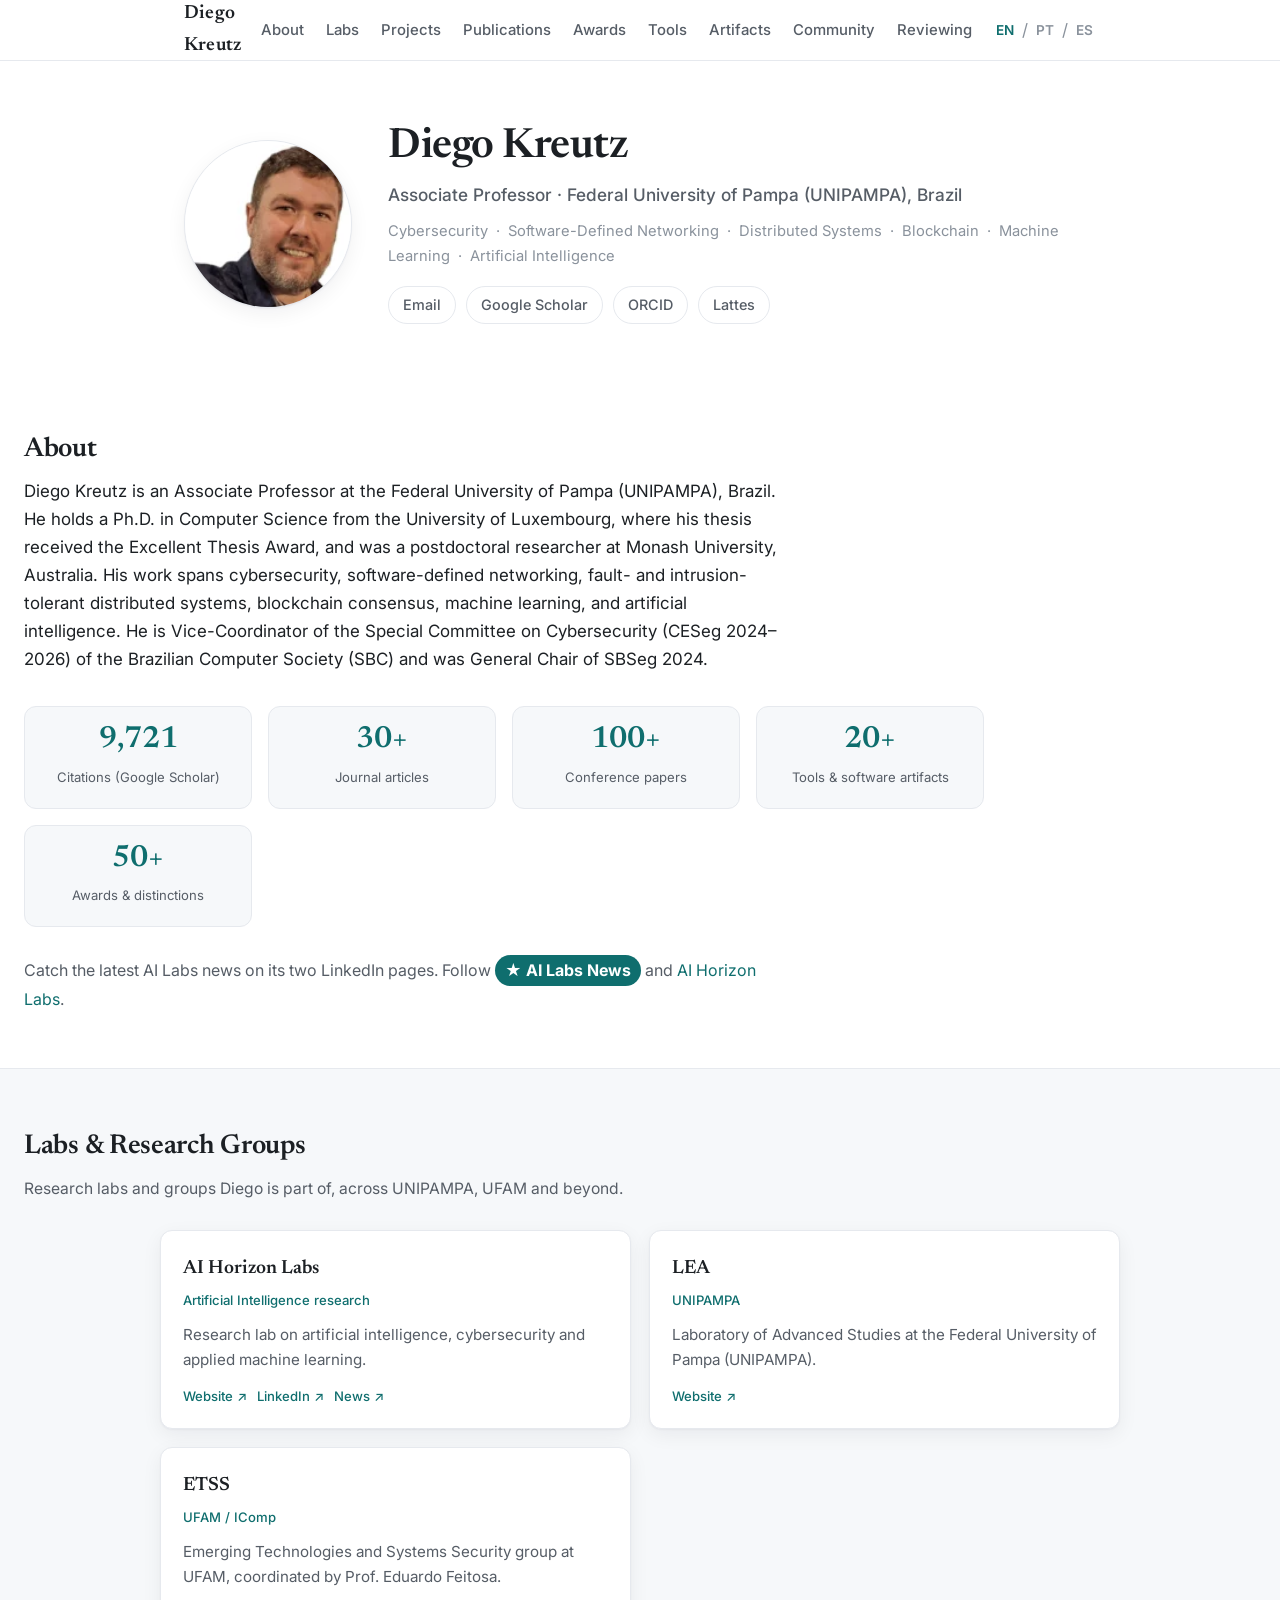
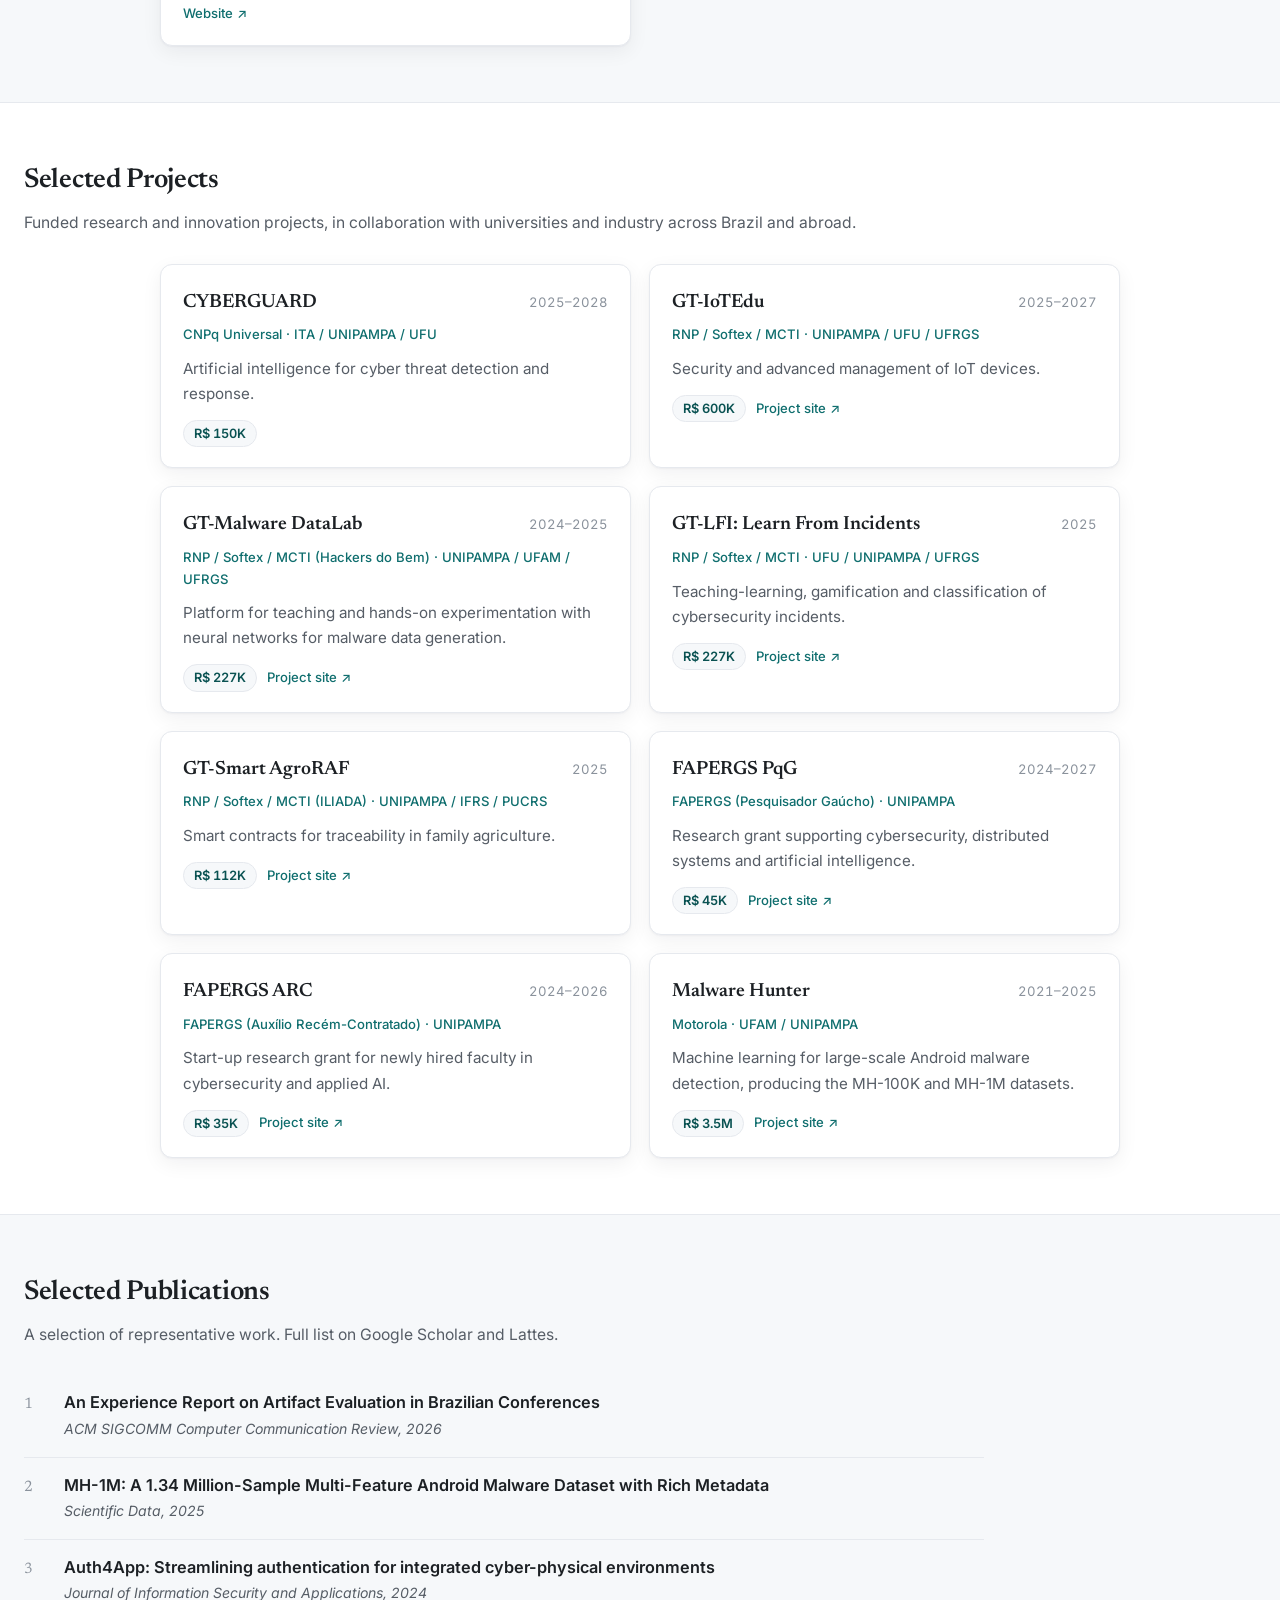
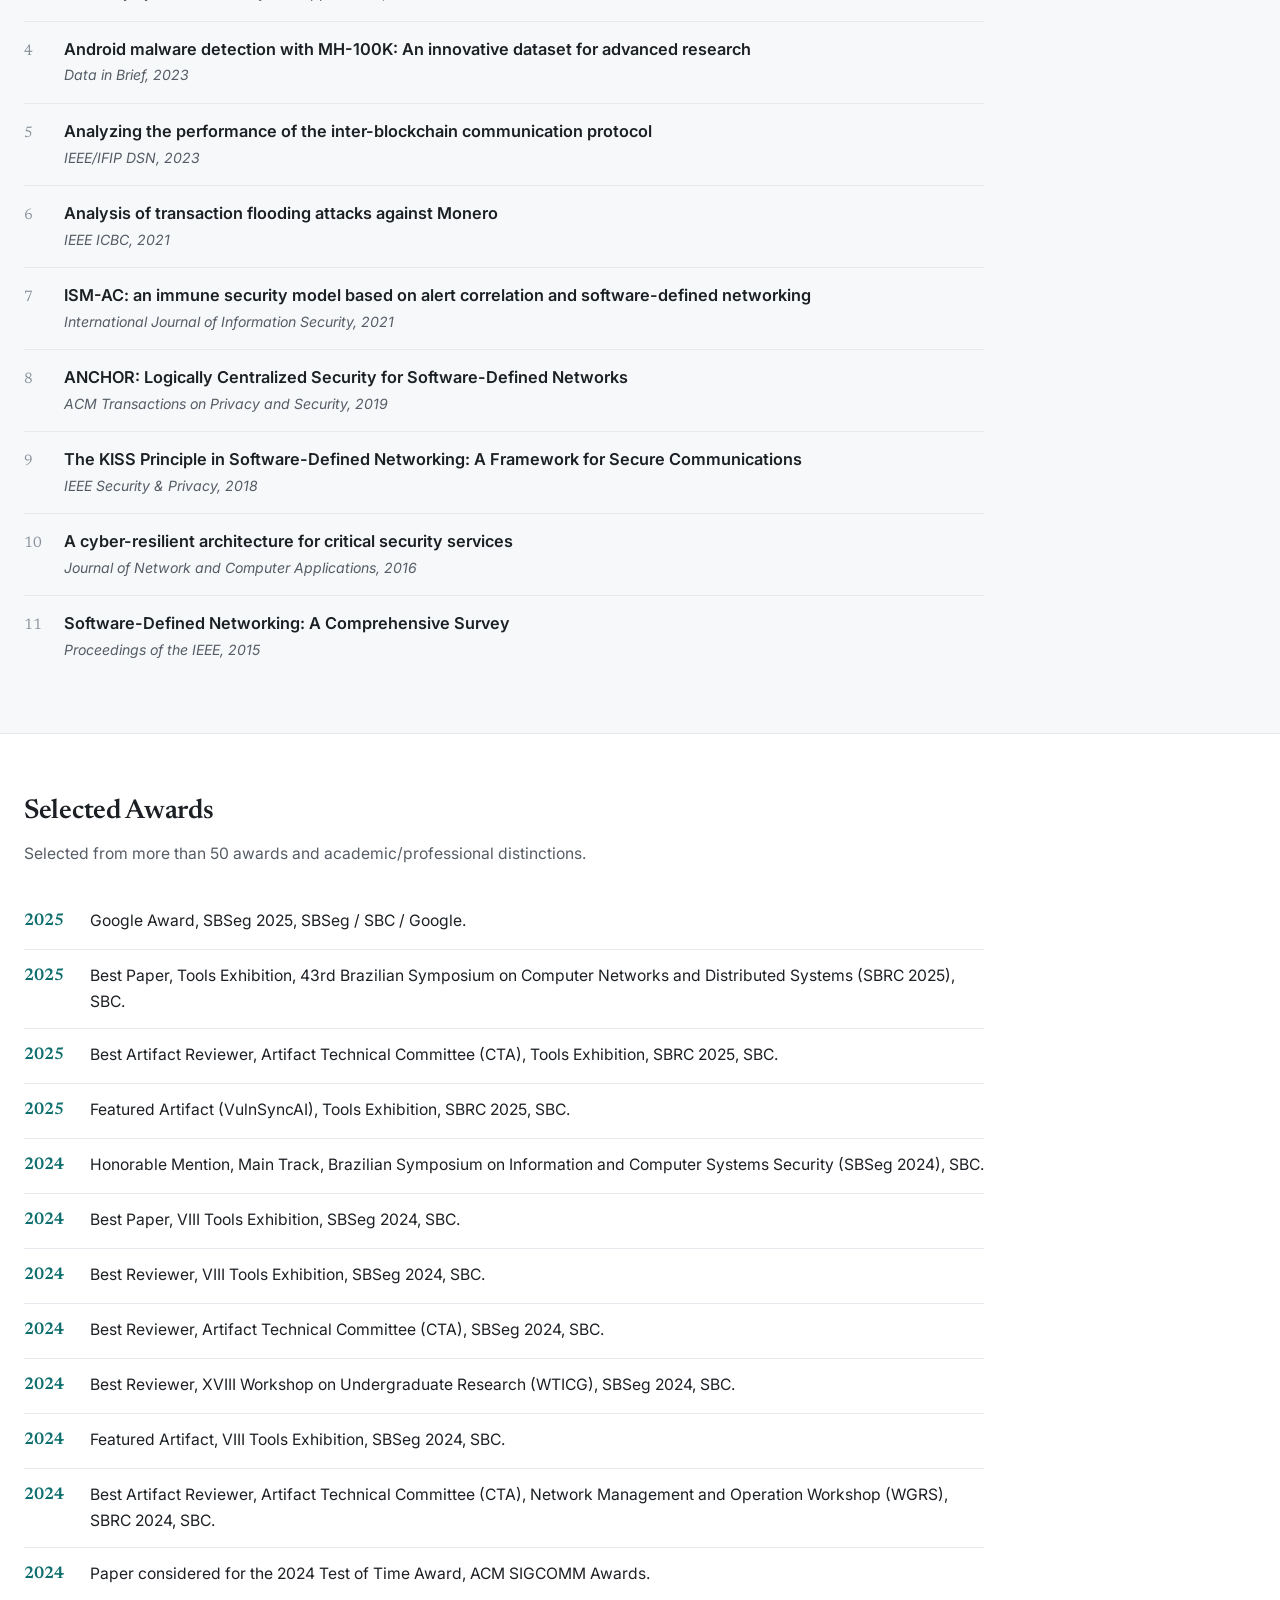
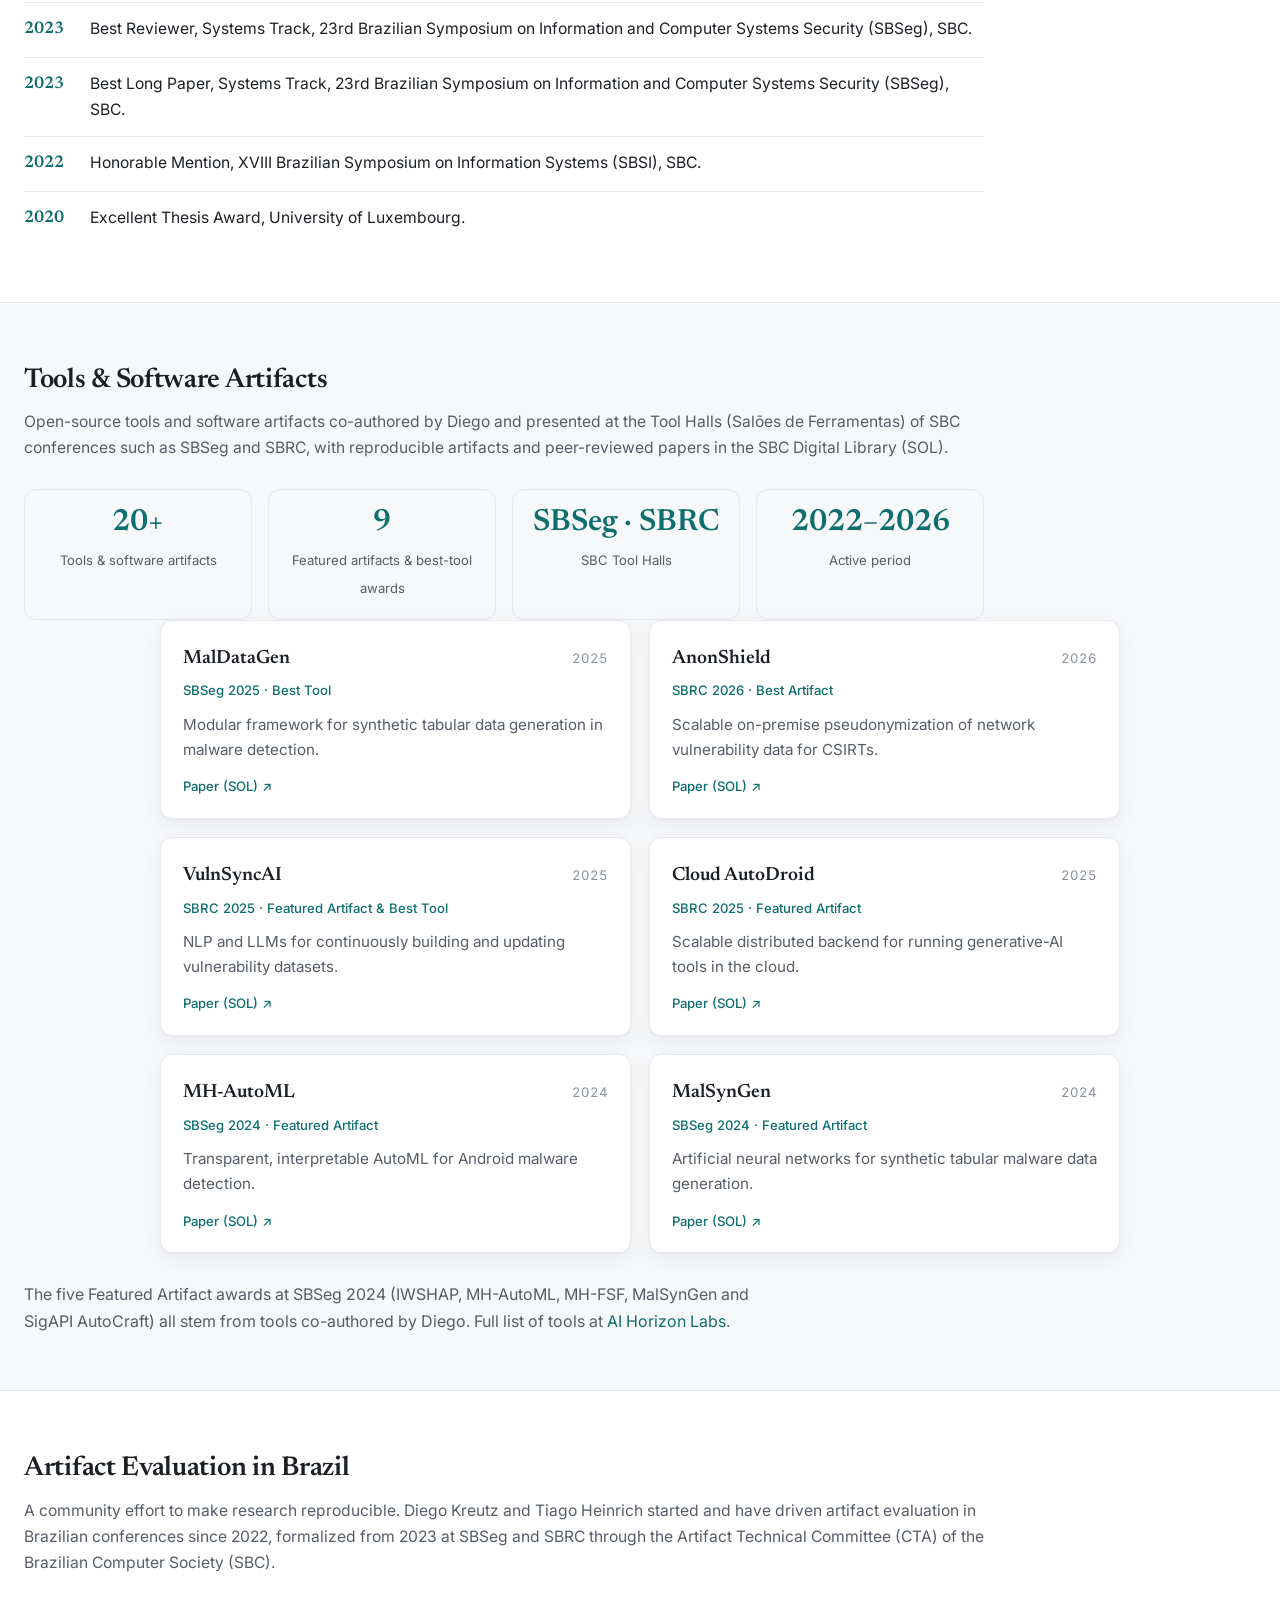
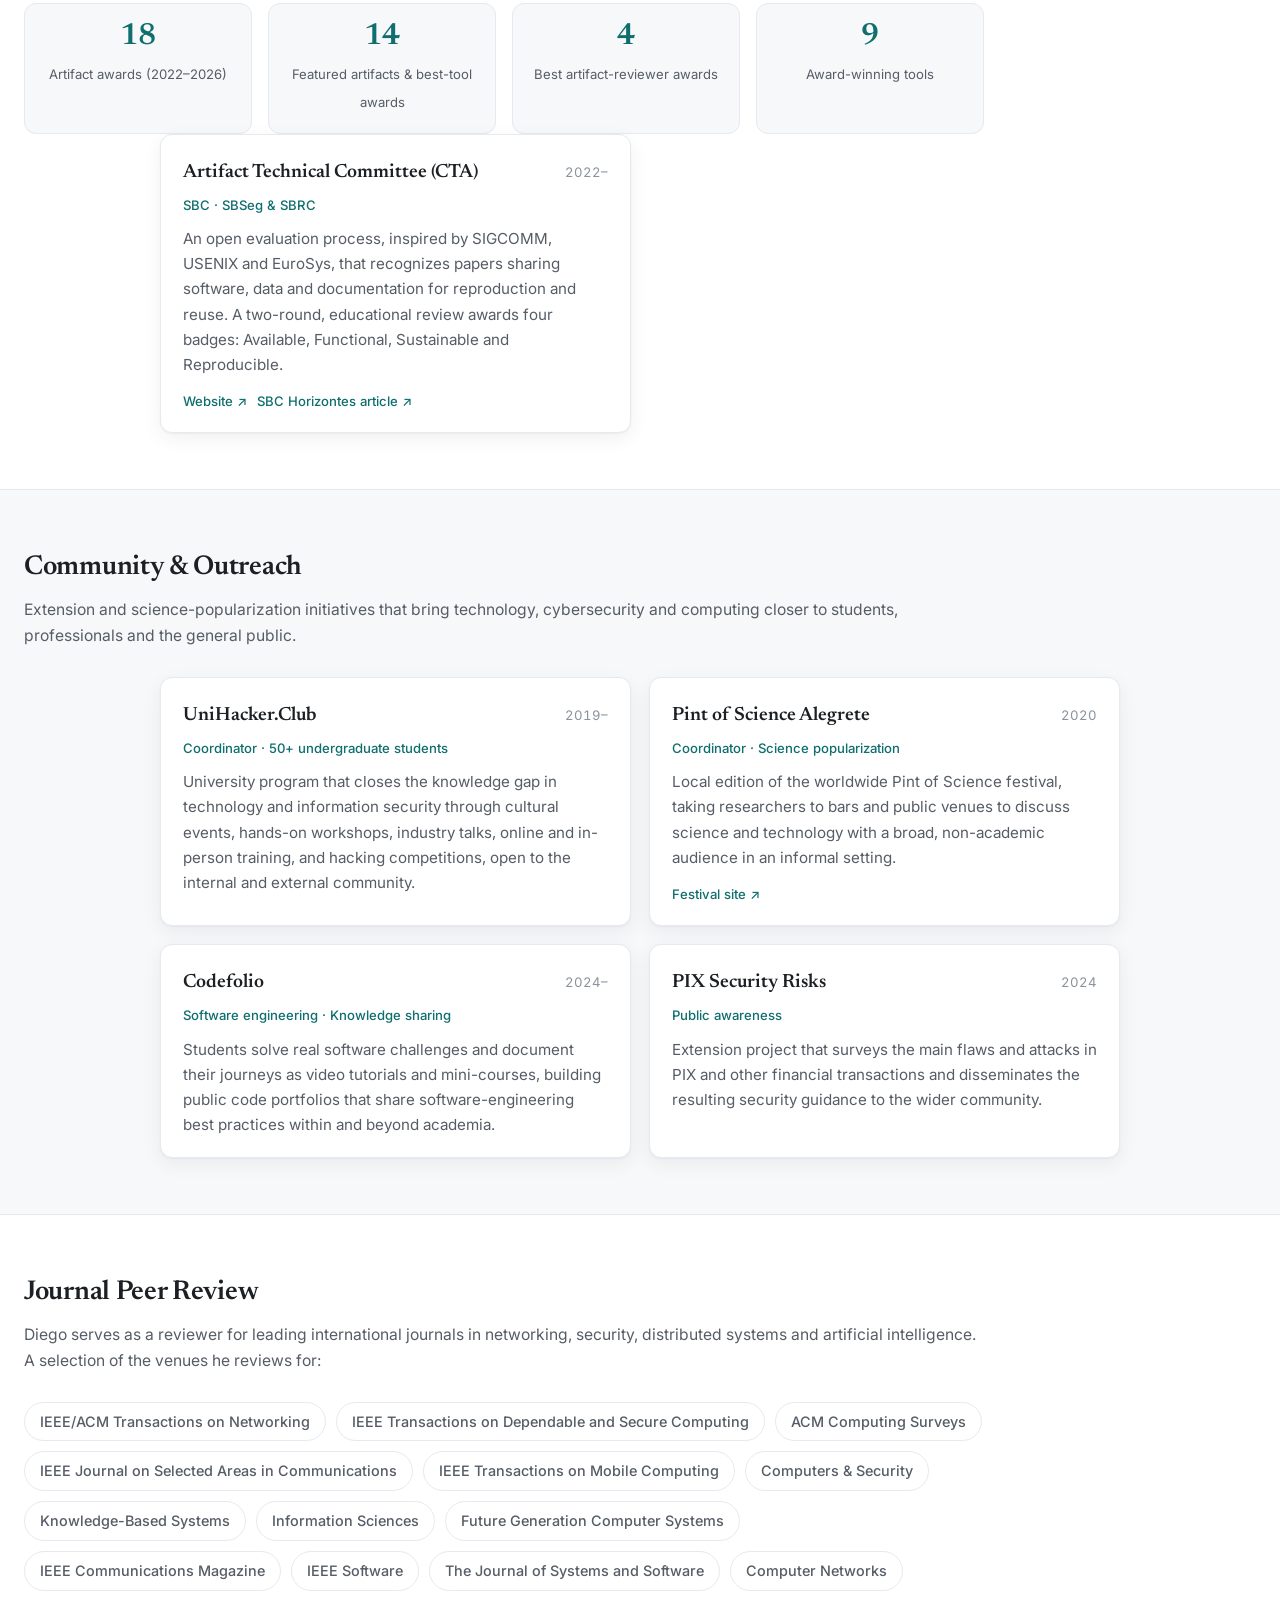
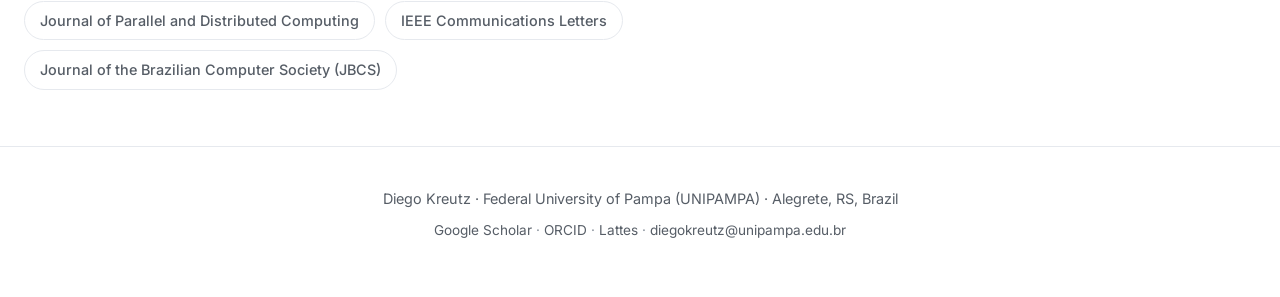
<file: index.html>
<!DOCTYPE html>
<html lang="en">
<head>
  <meta charset="UTF-8" />
  <meta name="viewport" content="width=device-width, initial-scale=1.0" />
  <title>Diego Kreutz</title>
  <meta name="description" content="Diego Kreutz, Associate Professor at UNIPAMPA. Research in cybersecurity, software-defined networking, distributed systems, blockchain, machine learning, and artificial intelligence." />
  <meta name="author" content="Diego Kreutz" />

  <!-- Open Graph -->
  <meta property="og:title" content="Diego Kreutz" />
  <meta property="og:description" content="Associate Professor at UNIPAMPA. Cybersecurity, Software-Defined Networking, Distributed Systems." />
  <meta property="og:type" content="profile" />
  <meta property="og:image" content="img/diego.png" />

  <link rel="preconnect" href="https://fonts.googleapis.com" />
  <link rel="preconnect" href="https://fonts.gstatic.com" crossorigin />
  <link href="https://fonts.googleapis.com/css2?family=Newsreader:opsz,wght@6..72,400;6..72,500;6..72,600&family=Inter:wght@400;500;600;700&display=swap" rel="stylesheet" />
  <link rel="stylesheet" href="css/style.css" />
</head>
<body>

  <!-- ===================== NAV ===================== -->
  <header class="nav" id="top">
    <div class="nav__inner">
      <a class="nav__brand" href="#top">Diego Kreutz</a>
      <nav class="nav__links" aria-label="Primary">
        <a href="#about"        data-en="About"        data-pt="Sobre"         data-es="Acerca">About</a>
        <a href="#labs"         data-en="Labs"         data-pt="Laboratórios"  data-es="Laboratorios">Labs</a>
        <a href="#projects"     data-en="Projects"     data-pt="Projetos"      data-es="Proyectos">Projects</a>
        <a href="#publications" data-en="Publications" data-pt="Publicações"   data-es="Publicaciones">Publications</a>
        <a href="#awards"       data-en="Awards"       data-pt="Prêmios"       data-es="Premios">Awards</a>
        <a href="#tools"        data-en="Tools"        data-pt="Ferramentas"   data-es="Herramientas">Tools</a>
        <a href="#artifacts"    data-en="Artifacts"    data-pt="Artefatos"     data-es="Artefactos">Artifacts</a>
        <a href="#community"    data-en="Community"    data-pt="Comunidade"    data-es="Comunidad">Community</a>
        <a href="#reviewing"    data-en="Reviewing"    data-pt="Pareceres"     data-es="Revisión">Reviewing</a>
      </nav>
      <div class="lang" role="group" aria-label="Language">
        <button type="button" class="lang__btn is-active" data-lang="en" aria-pressed="true">EN</button>
        <span class="lang__sep">/</span>
        <button type="button" class="lang__btn" data-lang="pt" aria-pressed="false">PT</button>
        <span class="lang__sep">/</span>
        <button type="button" class="lang__btn" data-lang="es" aria-pressed="false">ES</button>
      </div>
    </div>
  </header>

  <main>

    <!-- ===================== HERO ===================== -->
    <section class="hero">
      <div class="hero__inner">
        <img class="hero__photo" src="img/diego.png" alt="Diego Kreutz" width="200" height="200" />
        <div class="hero__text">
          <h1 class="hero__name">Diego Kreutz</h1>
          <p class="hero__role"
             data-en="Associate Professor &middot; Federal University of Pampa (UNIPAMPA), Brazil"
             data-pt="Professor Associado &middot; Universidade Federal do Pampa (UNIPAMPA), Brasil"
             data-es="Profesor Asociado &middot; Universidad Federal de Pampa (UNIPAMPA), Brasil">
            Associate Professor &middot; Federal University of Pampa (UNIPAMPA), Brazil
          </p>
          <p class="hero__tags"
             data-en="Cybersecurity &nbsp;·&nbsp; Software-Defined Networking &nbsp;·&nbsp; Distributed Systems &nbsp;·&nbsp; Blockchain &nbsp;·&nbsp; Machine Learning &nbsp;·&nbsp; Artificial Intelligence"
             data-pt="Cibersegurança &nbsp;·&nbsp; Redes Definidas por Software &nbsp;·&nbsp; Sistemas Distribuídos &nbsp;·&nbsp; Blockchain &nbsp;·&nbsp; Aprendizado de Máquina &nbsp;·&nbsp; Inteligência Artificial"
             data-es="Ciberseguridad &nbsp;·&nbsp; Redes Definidas por Software &nbsp;·&nbsp; Sistemas Distribuidos &nbsp;·&nbsp; Blockchain &nbsp;·&nbsp; Aprendizaje Automático &nbsp;·&nbsp; Inteligencia Artificial">
            Cybersecurity &nbsp;·&nbsp; Software-Defined Networking &nbsp;·&nbsp; Distributed Systems &nbsp;·&nbsp; Blockchain &nbsp;·&nbsp; Machine Learning &nbsp;·&nbsp; Artificial Intelligence
          </p>
          <div class="hero__links">
            <a href="mailto:diegokreutz@unipampa.edu.br">Email</a>
            <a href="https://scholar.google.com/citations?user=JcL8biEAAAAJ" target="_blank" rel="noopener">Google Scholar</a>
            <a href="https://orcid.org/0000-0003-0830-0238" target="_blank" rel="noopener">ORCID</a>
            <a href="http://lattes.cnpq.br/2781747995973774" target="_blank" rel="noopener">Lattes</a>
          </div>
        </div>
      </div>
    </section>

    <!-- ===================== ABOUT ===================== -->
    <section class="section" id="about">
      <h2 class="section__title" data-en="About" data-pt="Sobre" data-es="Acerca">About</h2>
      <p class="about__text"
         data-en="Diego Kreutz is an Associate Professor at the Federal University of Pampa (UNIPAMPA), Brazil. He holds a Ph.D. in Computer Science from the University of Luxembourg, where his thesis received the Excellent Thesis Award, and was a postdoctoral researcher at Monash University, Australia. His work spans cybersecurity, software-defined networking, fault- and intrusion-tolerant distributed systems, blockchain consensus, machine learning, and artificial intelligence. He is Vice-Coordinator of the Special Committee on Cybersecurity (CESeg 2024–2026) of the Brazilian Computer Society (SBC) and was General Chair of SBSeg 2024."
         data-pt="Diego Kreutz é Professor Associado na Universidade Federal do Pampa (UNIPAMPA), Brasil. É Doutor em Ciência da Computação pela Universidade de Luxemburgo, onde sua tese recebeu o Excellent Thesis Award, e foi pesquisador de pós-doutorado na Monash University, Austrália. Sua atuação abrange cibersegurança, redes definidas por software, sistemas distribuídos tolerantes a falhas e intrusões, consenso em blockchain, aprendizado de máquina e inteligência artificial. É Vice-Coordenador da Comissão Especial de Cibersegurança (CESeg 2024–2026) da Sociedade Brasileira de Computação (SBC) e foi Coordenador Geral do SBSeg 2024."
         data-es="Diego Kreutz es Profesor Asociado en la Universidad Federal de Pampa (UNIPAMPA), Brasil. Es Doctor en Ciencias de la Computación por la Universidad de Luxemburgo, donde su tesis recibió el Excellent Thesis Award, y fue investigador posdoctoral en la Monash University, Australia. Su trabajo abarca ciberseguridad, redes definidas por software, sistemas distribuidos tolerantes a fallos e intrusiones, consenso en blockchain, aprendizaje automático e inteligencia artificial. Es Vicecoordinador de la Comisión Especial de Ciberseguridad (CESeg 2024–2026) de la Sociedad Brasileña de Computación (SBC) y fue Coordinador General del SBSeg 2024.">
        Diego Kreutz is an Associate Professor at the Federal University of Pampa (UNIPAMPA), Brazil.
      </p>

      <ul class="stats">
        <li class="stat">
          <span class="stat__num">9,721</span>
          <span class="stat__label" data-en="Citations (Google Scholar)" data-pt="Citações (Google Scholar)" data-es="Citas (Google Scholar)">Citations (Google Scholar)</span>
        </li>
        <li class="stat">
          <span class="stat__num">30+</span>
          <span class="stat__label" data-en="Journal articles" data-pt="Artigos em periódicos" data-es="Artículos en revistas">Journal articles</span>
        </li>
        <li class="stat">
          <span class="stat__num">100+</span>
          <span class="stat__label" data-en="Conference papers" data-pt="Artigos em eventos" data-es="Artículos en congresos">Conference papers</span>
        </li>
        <li class="stat">
          <span class="stat__num">20+</span>
          <span class="stat__label" data-en="Tools &amp; software artifacts" data-pt="Ferramentas e artefatos de software" data-es="Herramientas y artefactos de software">Tools &amp; software artifacts</span>
        </li>
        <li class="stat">
          <span class="stat__num">50+</span>
          <span class="stat__label" data-en="Awards &amp; distinctions" data-pt="Prêmios e distinções" data-es="Premios y distinciones">Awards &amp; distinctions</span>
        </li>
      </ul>

      <p class="about__note">
        <span data-en="Catch the latest AI Labs news on its two LinkedIn pages. Follow"
              data-pt="Confira as novidades do AI Labs nessas duas páginas do LinkedIn. Siga"
              data-es="Vea las novedades de AI Labs en sus dos páginas de LinkedIn. Siga">Catch the latest AI Labs news on its two LinkedIn pages. Follow</span>
        <a class="about__news" href="https://www.linkedin.com/company/ai-labs-news" target="_blank" rel="noopener">★ AI Labs News</a>
        <span data-en="and" data-pt="e" data-es="y">and</span>
        <a href="https://www.linkedin.com/company/aihorizonlabs/" target="_blank" rel="noopener">AI Horizon Labs</a>.
      </p>
    </section>

    <!-- ===================== LABS ===================== -->
    <section class="section section--alt" id="labs">
      <h2 class="section__title" data-en="Labs &amp; Research Groups" data-pt="Laboratórios e Grupos de Pesquisa" data-es="Laboratorios y Grupos de Investigación">Labs &amp; Research Groups</h2>
      <p class="section__lead"
         data-en="Research labs and groups Diego is part of, across UNIPAMPA, UFAM and beyond."
         data-pt="Laboratórios e grupos de pesquisa dos quais Diego faz parte, na UNIPAMPA, na UFAM e além."
         data-es="Laboratorios y grupos de investigación de los que Diego forma parte, en la UNIPAMPA, la UFAM y más allá.">
        Research labs and groups Diego is part of.
      </p>

      <div class="cards">
        <article class="card">
          <header class="card__head">
            <h3 class="card__title">AI Horizon Labs</h3>
          </header>
          <p class="card__meta" data-en="Artificial Intelligence research" data-pt="Pesquisa em Inteligência Artificial" data-es="Investigación en Inteligencia Artificial">Artificial Intelligence research</p>
          <p class="card__desc"
             data-en="Research lab on artificial intelligence, cybersecurity and applied machine learning."
             data-pt="Laboratório de pesquisa em inteligência artificial, cibersegurança e aprendizado de máquina aplicado."
             data-es="Laboratorio de investigación en inteligencia artificial, ciberseguridad y aprendizaje automático aplicado.">
            Research lab on artificial intelligence, cybersecurity and applied machine learning.
          </p>
          <div class="card__foot">
            <a class="card__link" href="https://ai-horizon-labs.github.io" target="_blank" rel="noopener"
               data-en="Website" data-pt="Site" data-es="Sitio">Website</a>
            <a class="card__link" href="https://www.linkedin.com/company/aihorizonlabs/" target="_blank" rel="noopener">LinkedIn</a>
            <a class="card__link" href="https://www.linkedin.com/company/ai-labs-news" target="_blank" rel="noopener">News</a>
          </div>
        </article>

        <article class="card">
          <header class="card__head">
            <h3 class="card__title">LEA</h3>
          </header>
          <p class="card__meta">UNIPAMPA</p>
          <p class="card__desc"
             data-en="Laboratory of Advanced Studies at the Federal University of Pampa (UNIPAMPA)."
             data-pt="Laboratório de Estudos Avançados da Universidade Federal do Pampa (UNIPAMPA)."
             data-es="Laboratorio de Estudios Avanzados de la Universidad Federal de Pampa (UNIPAMPA).">
            Laboratory of Advanced Studies at the Federal University of Pampa (UNIPAMPA).
          </p>
          <div class="card__foot">
            <a class="card__link" href="https://sites.unipampa.edu.br/lea/" target="_blank" rel="noopener"
               data-en="Website" data-pt="Site" data-es="Sitio">Website</a>
          </div>
        </article>

        <article class="card">
          <header class="card__head">
            <h3 class="card__title">ETSS</h3>
          </header>
          <p class="card__meta">UFAM / IComp</p>
          <p class="card__desc"
             data-en="Emerging Technologies and Systems Security group at UFAM, coordinated by Prof. Eduardo Feitosa."
             data-pt="Grupo de Tecnologias Emergentes e Segurança de Sistemas da UFAM, coordenado pelo Prof. Eduardo Feitosa."
             data-es="Grupo de Tecnologías Emergentes y Seguridad de Sistemas de la UFAM, coordinado por el Prof. Eduardo Feitosa.">
            Emerging Technologies and Systems Security group at UFAM, coordinated by Prof. Eduardo Feitosa.
          </p>
          <div class="card__foot">
            <a class="card__link" href="https://etss.ufam.edu.br/" target="_blank" rel="noopener"
               data-en="Website" data-pt="Site" data-es="Sitio">Website</a>
          </div>
        </article>
      </div>
    </section>

    <!-- ===================== PROJECTS ===================== -->
    <section class="section" id="projects">
      <h2 class="section__title" data-en="Selected Projects" data-pt="Projetos Selecionados" data-es="Proyectos Seleccionados">Selected Projects</h2>
      <p class="section__lead"
         data-en="Funded research and innovation projects, in collaboration with universities and industry across Brazil and abroad."
         data-pt="Projetos de pesquisa e inovação financiados, em colaboração com universidades e a indústria no Brasil e no exterior."
         data-es="Proyectos de investigación e innovación financiados, en colaboración con universidades y la industria en Brasil y en el exterior.">
        Funded research and innovation projects.
      </p>

      <div class="cards">
        <article class="card">
          <header class="card__head">
            <h3 class="card__title">CYBERGUARD</h3>
            <span class="card__period">2025–2028</span>
          </header>
          <p class="card__meta">CNPq Universal &middot; ITA / UNIPAMPA / UFU</p>
          <p class="card__desc"
             data-en="Artificial intelligence for cyber threat detection and response."
             data-pt="Inteligência artificial para detecção e resposta a ameaças cibernéticas."
             data-es="Inteligencia artificial para la detección y respuesta a amenazas cibernéticas.">
            Artificial intelligence for cyber threat detection and response.
          </p>
          <div class="card__foot">
            <span class="card__cost">R$ 150K</span>
          </div>
        </article>

        <article class="card">
          <header class="card__head">
            <h3 class="card__title">GT-IoTEdu</h3>
            <span class="card__period">2025–2027</span>
          </header>
          <p class="card__meta">RNP / Softex / MCTI &middot; UNIPAMPA / UFU / UFRGS</p>
          <p class="card__desc"
             data-en="Security and advanced management of IoT devices."
             data-pt="Segurança e gestão avançada de dispositivos IoT."
             data-es="Seguridad y gestión avanzada de dispositivos IoT.">
            Security and advanced management of IoT devices.
          </p>
          <div class="card__foot">
            <span class="card__cost">R$ 600K</span>
            <a class="card__link" href="https://gt-iotedu.github.io/" target="_blank" rel="noopener"
               data-en="Project site" data-pt="Site do projeto" data-es="Sitio del proyecto">Project site</a>
          </div>
        </article>

        <article class="card">
          <header class="card__head">
            <h3 class="card__title">GT-Malware DataLab</h3>
            <span class="card__period">2024–2025</span>
          </header>
          <p class="card__meta">RNP / Softex / MCTI (Hackers do Bem) &middot; UNIPAMPA / UFAM / UFRGS</p>
          <p class="card__desc"
             data-en="Platform for teaching and hands-on experimentation with neural networks for malware data generation."
             data-pt="Plataforma de ensino e experimentação prática com redes neurais para geração de dados de malware."
             data-es="Plataforma de enseñanza y experimentación práctica con redes neuronales para la generación de datos de malware.">
            Platform for teaching and experimentation with neural networks for malware data generation.
          </p>
          <div class="card__foot">
            <span class="card__cost">R$ 227K</span>
            <a class="card__link" href="https://malwaredatalab.github.io" target="_blank" rel="noopener"
               data-en="Project site" data-pt="Site do projeto" data-es="Sitio del proyecto">Project site</a>
          </div>
        </article>

        <article class="card">
          <header class="card__head">
            <h3 class="card__title">GT-LFI: Learn From Incidents</h3>
            <span class="card__period">2025</span>
          </header>
          <p class="card__meta">RNP / Softex / MCTI &middot; UFU / UNIPAMPA / UFRGS</p>
          <p class="card__desc"
             data-en="Teaching-learning, gamification and classification of cybersecurity incidents."
             data-pt="Ensino-aprendizagem, gamificação e classificação de incidentes de cibersegurança."
             data-es="Enseñanza-aprendizaje, gamificación y clasificación de incidentes de ciberseguridad.">
            Teaching-learning, gamification and classification of cybersecurity incidents.
          </p>
          <div class="card__foot">
            <span class="card__cost">R$ 227K</span>
            <a class="card__link" href="https://gt-rnp-lfi.github.io" target="_blank" rel="noopener"
               data-en="Project site" data-pt="Site do projeto" data-es="Sitio del proyecto">Project site</a>
          </div>
        </article>

        <article class="card">
          <header class="card__head">
            <h3 class="card__title">GT-Smart AgroRAF</h3>
            <span class="card__period">2025</span>
          </header>
          <p class="card__meta">RNP / Softex / MCTI (ILIADA) &middot; UNIPAMPA / IFRS / PUCRS</p>
          <p class="card__desc"
             data-en="Smart contracts for traceability in family agriculture."
             data-pt="Contratos inteligentes para rastreabilidade na agricultura familiar."
             data-es="Contratos inteligentes para la trazabilidad en la agricultura familiar.">
            Smart contracts for traceability in family agriculture.
          </p>
          <div class="card__foot">
            <span class="card__cost">R$ 112K</span>
            <a class="card__link" href="https://smart-agroraf.github.io" target="_blank" rel="noopener"
               data-en="Project site" data-pt="Site do projeto" data-es="Sitio del proyecto">Project site</a>
          </div>
        </article>

        <article class="card">
          <header class="card__head">
            <h3 class="card__title">FAPERGS PqG</h3>
            <span class="card__period">2024–2027</span>
          </header>
          <p class="card__meta">FAPERGS (Pesquisador Gaúcho) &middot; UNIPAMPA</p>
          <p class="card__desc"
             data-en="Research grant supporting cybersecurity, distributed systems and artificial intelligence."
             data-pt="Auxílio de pesquisa em cibersegurança, sistemas distribuídos e inteligência artificial."
             data-es="Ayuda de investigación en ciberseguridad, sistemas distribuidos e inteligencia artificial.">
            Research grant supporting cybersecurity, distributed systems and artificial intelligence.
          </p>
          <div class="card__foot">
            <span class="card__cost">R$ 45K</span>
            <a class="card__link" href="https://sites.unipampa.edu.br/lea/" target="_blank" rel="noopener"
               data-en="Project site" data-pt="Site do projeto" data-es="Sitio del proyecto">Project site</a>
          </div>
        </article>

        <article class="card">
          <header class="card__head">
            <h3 class="card__title">FAPERGS ARC</h3>
            <span class="card__period">2024–2026</span>
          </header>
          <p class="card__meta">FAPERGS (Auxílio Recém-Contratado) &middot; UNIPAMPA</p>
          <p class="card__desc"
             data-en="Start-up research grant for newly hired faculty in cybersecurity and applied AI."
             data-pt="Auxílio Recém-Contratado para pesquisa em cibersegurança e IA aplicada."
             data-es="Ayuda de inicio de investigación para docentes recién contratados en ciberseguridad e IA aplicada.">
            Start-up research grant for newly hired faculty in cybersecurity and applied AI.
          </p>
          <div class="card__foot">
            <span class="card__cost">R$ 35K</span>
            <a class="card__link" href="https://sites.unipampa.edu.br/lea/" target="_blank" rel="noopener"
               data-en="Project site" data-pt="Site do projeto" data-es="Sitio del proyecto">Project site</a>
          </div>
        </article>

        <article class="card">
          <header class="card__head">
            <h3 class="card__title">Malware Hunter</h3>
            <span class="card__period">2021–2025</span>
          </header>
          <p class="card__meta">Motorola &middot; UFAM / UNIPAMPA</p>
          <p class="card__desc"
             data-en="Machine learning for large-scale Android malware detection, producing the MH-100K and MH-1M datasets."
             data-pt="Aprendizado de máquina para detecção de malware Android em larga escala, originando os datasets MH-100K e MH-1M."
             data-es="Aprendizaje automático para la detección de malware Android a gran escala, originando los datasets MH-100K y MH-1M.">
            Machine learning for large-scale Android malware detection.
          </p>
          <div class="card__foot">
            <span class="card__cost">R$ 3.5M</span>
            <a class="card__link" href="https://malwaredatalab.github.io" target="_blank" rel="noopener"
               data-en="Project site" data-pt="Site do projeto" data-es="Sitio del proyecto">Project site</a>
          </div>
        </article>
      </div>
    </section>

    <!-- ===================== PUBLICATIONS ===================== -->
    <section class="section section--alt" id="publications">
      <h2 class="section__title" data-en="Selected Publications" data-pt="Publicações Selecionadas" data-es="Publicaciones Seleccionadas">Selected Publications</h2>
      <p class="section__lead"
         data-en="A selection of representative work. Full list on Google Scholar and Lattes."
         data-pt="Uma seleção de trabalhos representativos. Lista completa no Google Scholar e no Lattes."
         data-es="Una selección de trabajos representativos. Lista completa en Google Scholar y Lattes.">
        A selection of representative work.
      </p>

      <ol class="pubs">
        <li class="pub">
          <a class="pub__title" href="https://scholar.google.com/scholar?q=An+Experience+Report+on+Artifact+Evaluation+in+Brazilian+Conferences" target="_blank" rel="noopener">An Experience Report on Artifact Evaluation in Brazilian Conferences</a>
          <span class="pub__venue">ACM SIGCOMM Computer Communication Review, 2026</span>
        </li>
        <li class="pub">
          <a class="pub__title" href="https://scholar.google.com/scholar?q=MH-1M+1.34+Million-Sample+Multi-Feature+Android+Malware+Dataset" target="_blank" rel="noopener">MH-1M: A 1.34 Million-Sample Multi-Feature Android Malware Dataset with Rich Metadata</a>
          <span class="pub__venue">Scientific Data, 2025</span>
        </li>
        <li class="pub">
          <a class="pub__title" href="https://scholar.google.com/scholar?q=Auth4App+Streamlining+authentication+for+integrated+cyber-physical+environments" target="_blank" rel="noopener">Auth4App: Streamlining authentication for integrated cyber-physical environments</a>
          <span class="pub__venue">Journal of Information Security and Applications, 2024</span>
        </li>
        <li class="pub">
          <a class="pub__title" href="https://scholar.google.com/scholar?q=Android+malware+detection+with+MH-100K+Kreutz" target="_blank" rel="noopener">Android malware detection with MH-100K: An innovative dataset for advanced research</a>
          <span class="pub__venue">Data in Brief, 2023</span>
        </li>
        <li class="pub">
          <a class="pub__title" href="https://scholar.google.com/scholar?q=Analyzing+the+performance+of+the+inter-blockchain+communication+protocol+Chervinski+Kreutz" target="_blank" rel="noopener">Analyzing the performance of the inter-blockchain communication protocol</a>
          <span class="pub__venue">IEEE/IFIP DSN, 2023</span>
        </li>
        <li class="pub">
          <a class="pub__title" href="https://scholar.google.com/scholar?q=Analysis+of+transaction+flooding+attacks+against+Monero+Chervinski+Kreutz" target="_blank" rel="noopener">Analysis of transaction flooding attacks against Monero</a>
          <span class="pub__venue">IEEE ICBC, 2021</span>
        </li>
        <li class="pub">
          <a class="pub__title" href="https://scholar.google.com/scholar?q=ISM-AC+immune+security+model+based+on+alert+correlation+and+software-defined+networking" target="_blank" rel="noopener">ISM-AC: an immune security model based on alert correlation and software-defined networking</a>
          <span class="pub__venue">International Journal of Information Security, 2021</span>
        </li>
        <li class="pub">
          <a class="pub__title" href="https://scholar.google.com/scholar?q=ANCHOR+Logically+Centralized+Security+for+Software-Defined+Networks+Kreutz" target="_blank" rel="noopener">ANCHOR: Logically Centralized Security for Software-Defined Networks</a>
          <span class="pub__venue">ACM Transactions on Privacy and Security, 2019</span>
        </li>
        <li class="pub">
          <a class="pub__title" href="https://scholar.google.com/scholar?q=The+KISS+principle+in+Software-Defined+Networking+Kreutz" target="_blank" rel="noopener">The KISS Principle in Software-Defined Networking: A Framework for Secure Communications</a>
          <span class="pub__venue">IEEE Security &amp; Privacy, 2018</span>
        </li>
        <li class="pub">
          <a class="pub__title" href="https://scholar.google.com/scholar?q=A+cyber-resilient+architecture+for+critical+security+services+Kreutz" target="_blank" rel="noopener">A cyber-resilient architecture for critical security services</a>
          <span class="pub__venue">Journal of Network and Computer Applications, 2016</span>
        </li>
        <li class="pub">
          <a class="pub__title" href="https://scholar.google.com/scholar?q=Software-Defined+Networking+A+Comprehensive+Survey+Kreutz" target="_blank" rel="noopener">Software-Defined Networking: A Comprehensive Survey</a>
          <span class="pub__venue">Proceedings of the IEEE, 2015</span>
        </li>
      </ol>
    </section>

    <!-- ===================== AWARDS ===================== -->
    <section class="section" id="awards">
      <h2 class="section__title" data-en="Selected Awards" data-pt="Prêmios Selecionados" data-es="Premios Seleccionados">Selected Awards</h2>
      <p class="section__lead"
         data-en="Selected from more than 50 awards and academic/professional distinctions."
         data-pt="Selecionados entre mais de 50 prêmios e distinções acadêmicas e profissionais."
         data-es="Seleccionados entre más de 50 premios y distinciones académicas y profesionales.">
        Selected from more than 50 awards and distinctions.
      </p>

      <ul class="awards">
        <li class="award">
          <span class="award__year">2025</span>
          <span class="award__text" data-en="Google Award, SBSeg 2025, SBSeg / SBC / Google." data-pt="Google Award, SBSeg 2025, SBSeg / SBC / Google." data-es="Google Award, SBSeg 2025, SBSeg / SBC / Google.">Google Award, SBSeg 2025, SBSeg / SBC / Google.</span>
        </li>
        <li class="award">
          <span class="award__year">2025</span>
          <span class="award__text" data-en="Best Paper, Tools Exhibition, 43rd Brazilian Symposium on Computer Networks and Distributed Systems (SBRC 2025), SBC." data-pt="Melhor Artigo, Salão de Ferramentas, 43º Simpósio Brasileiro de Redes de Computadores e Sistemas Distribuídos (SBRC 2025), SBC." data-es="Mejor Artículo, Salón de Herramientas, 43.º Simposio Brasileño de Redes de Computadoras y Sistemas Distribuidos (SBRC 2025), SBC.">Best Paper, Tools Exhibition, SBRC 2025, SBC.</span>
        </li>
        <li class="award">
          <span class="award__year">2025</span>
          <span class="award__text" data-en="Best Artifact Reviewer, Artifact Technical Committee (CTA), Tools Exhibition, SBRC 2025, SBC." data-pt="Melhor Revisor de Artefatos, Comitê Técnico de Artefatos (CTA), Salão de Ferramentas, SBRC 2025, SBC." data-es="Mejor Revisor de Artefactos, Comité Técnico de Artefactos (CTA), Salón de Herramientas, SBRC 2025, SBC.">Best Artifact Reviewer, CTA, Tools Exhibition, SBRC 2025, SBC.</span>
        </li>
        <li class="award">
          <span class="award__year">2025</span>
          <span class="award__text" data-en="Featured Artifact (VulnSyncAI), Tools Exhibition, SBRC 2025, SBC." data-pt="Artefato Destaque (VulnSyncAI), Salão de Ferramentas, SBRC 2025, SBC." data-es="Artefacto Destacado (VulnSyncAI), Salón de Herramientas, SBRC 2025, SBC.">Featured Artifact (VulnSyncAI), Tools Exhibition, SBRC 2025, SBC.</span>
        </li>
        <li class="award">
          <span class="award__year">2024</span>
          <span class="award__text" data-en="Honorable Mention, Main Track, Brazilian Symposium on Information and Computer Systems Security (SBSeg 2024), SBC." data-pt="Menção Honrosa, Trilha Principal, Simpósio Brasileiro em Segurança da Informação e de Sistemas Computacionais (SBSeg 2024), SBC." data-es="Mención Honorífica, Pista Principal, Simposio Brasileño de Seguridad de la Información y de Sistemas Computacionales (SBSeg 2024), SBC.">Honorable Mention, Main Track, SBSeg 2024, SBC.</span>
        </li>
        <li class="award">
          <span class="award__year">2024</span>
          <span class="award__text" data-en="Best Paper, VIII Tools Exhibition, SBSeg 2024, SBC." data-pt="Melhor Artigo, VIII Salão de Ferramentas, SBSeg 2024, SBC." data-es="Mejor Artículo, VIII Salón de Herramientas, SBSeg 2024, SBC.">Best Paper, VIII Tools Exhibition, SBSeg 2024, SBC.</span>
        </li>
        <li class="award">
          <span class="award__year">2024</span>
          <span class="award__text" data-en="Best Reviewer, VIII Tools Exhibition, SBSeg 2024, SBC." data-pt="Revisor Destaque, VIII Salão de Ferramentas, SBSeg 2024, SBC." data-es="Revisor Destacado, VIII Salón de Herramientas, SBSeg 2024, SBC.">Best Reviewer, VIII Tools Exhibition, SBSeg 2024, SBC.</span>
        </li>
        <li class="award">
          <span class="award__year">2024</span>
          <span class="award__text" data-en="Best Reviewer, Artifact Technical Committee (CTA), SBSeg 2024, SBC." data-pt="Revisor Destaque, Comitê Técnico de Artefatos (CTA), SBSeg 2024, SBC." data-es="Revisor Destacado, Comité Técnico de Artefactos (CTA), SBSeg 2024, SBC.">Best Reviewer, Artifact Technical Committee (CTA), SBSeg 2024, SBC.</span>
        </li>
        <li class="award">
          <span class="award__year">2024</span>
          <span class="award__text" data-en="Best Reviewer, XVIII Workshop on Undergraduate Research (WTICG), SBSeg 2024, SBC." data-pt="Revisor Destaque, XVIII Workshop de Trabalhos de Iniciação Científica e de Graduação (WTICG), SBSeg 2024, SBC." data-es="Revisor Destacado, XVIII Workshop de Trabajos de Iniciación Científica y de Grado (WTICG), SBSeg 2024, SBC.">Best Reviewer, WTICG, SBSeg 2024, SBC.</span>
        </li>
        <li class="award">
          <span class="award__year">2024</span>
          <span class="award__text" data-en="Featured Artifact, VIII Tools Exhibition, SBSeg 2024, SBC." data-pt="Artefato Destaque, VIII Salão de Ferramentas, SBSeg 2024, SBC." data-es="Artefacto Destacado, VIII Salón de Herramientas, SBSeg 2024, SBC.">Featured Artifact, VIII Tools Exhibition, SBSeg 2024, SBC.</span>
        </li>
        <li class="award">
          <span class="award__year">2024</span>
          <span class="award__text" data-en="Best Artifact Reviewer, Artifact Technical Committee (CTA), Network Management and Operation Workshop (WGRS), SBRC 2024, SBC." data-pt="Melhor Revisor de Artefatos, Comitê Técnico de Artefatos (CTA), Workshop de Gerência e Operação de Redes e Serviços (WGRS), SBRC 2024, SBC." data-es="Mejor Revisor de Artefactos, Comité Técnico de Artefactos (CTA), Workshop de Gestión y Operación de Redes y Servicios (WGRS), SBRC 2024, SBC.">Best Artifact Reviewer, CTA, WGRS, SBRC 2024, SBC.</span>
        </li>
        <li class="award">
          <span class="award__year">2024</span>
          <span class="award__text" data-en="Paper considered for the 2024 Test of Time Award, ACM SIGCOMM Awards." data-pt="Artigo considerado para o prêmio Test of Time 2024, ACM SIGCOMM Awards." data-es="Artículo considerado para el premio Test of Time 2024, ACM SIGCOMM Awards.">Paper considered for the 2024 Test of Time Award, ACM SIGCOMM.</span>
        </li>
        <li class="award">
          <span class="award__year">2023</span>
          <span class="award__text" data-en="Best Reviewer, Systems Track, 23rd Brazilian Symposium on Information and Computer Systems Security (SBSeg), SBC." data-pt="Melhor Revisor, Trilha de Sistemas, 23º Simpósio Brasileiro em Segurança da Informação e de Sistemas Computacionais (SBSeg), SBC." data-es="Mejor Revisor, Pista de Sistemas, 23.º Simposio Brasileño de Seguridad de la Información y de Sistemas Computacionales (SBSeg), SBC.">Best Reviewer, Systems Track, SBSeg 2023, SBC.</span>
        </li>
        <li class="award">
          <span class="award__year">2023</span>
          <span class="award__text" data-en="Best Long Paper, Systems Track, 23rd Brazilian Symposium on Information and Computer Systems Security (SBSeg), SBC." data-pt="Melhor Artigo Longo, Trilha de Sistemas, 23º Simpósio Brasileiro em Segurança da Informação e de Sistemas Computacionais (SBSeg), SBC." data-es="Mejor Artículo Largo, Pista de Sistemas, 23.º Simposio Brasileño de Seguridad de la Información y de Sistemas Computacionales (SBSeg), SBC.">Best Long Paper, Systems Track, SBSeg 2023, SBC.</span>
        </li>
        <li class="award">
          <span class="award__year">2022</span>
          <span class="award__text" data-en="Honorable Mention, XVIII Brazilian Symposium on Information Systems (SBSI), SBC." data-pt="Menção Honrosa, XVIII Simpósio Brasileiro de Sistemas de Informação (SBSI), SBC." data-es="Mención Honorífica, XVIII Simposio Brasileño de Sistemas de Información (SBSI), SBC.">Honorable Mention, XVIII Brazilian Symposium on Information Systems (SBSI), SBC.</span>
        </li>
        <li class="award">
          <span class="award__year">2020</span>
          <span class="award__text" data-en="Excellent Thesis Award, University of Luxembourg." data-pt="Excellent Thesis Award, Universidade de Luxemburgo." data-es="Excellent Thesis Award, Universidad de Luxemburgo.">Excellent Thesis Award, University of Luxembourg.</span>
        </li>
      </ul>
    </section>

    <!-- ===================== TOOLS ===================== -->
    <section class="section section--alt" id="tools">
      <h2 class="section__title" data-en="Tools &amp; Software Artifacts" data-pt="Ferramentas e Artefatos de Software" data-es="Herramientas y Artefactos de Software">Tools &amp; Software Artifacts</h2>
      <p class="section__lead"
         data-en="Open-source tools and software artifacts co-authored by Diego and presented at the Tool Halls (Salões de Ferramentas) of SBC conferences such as SBSeg and SBRC, with reproducible artifacts and peer-reviewed papers in the SBC Digital Library (SOL)."
         data-pt="Ferramentas e artefatos de software de código aberto, com coautoria de Diego, apresentados nos Salões de Ferramentas de eventos da SBC, como SBSeg e SBRC, com artefatos reprodutíveis e artigos revisados por pares na Biblioteca Digital da SBC (SOL)."
         data-es="Herramientas y artefactos de software de código abierto, en coautoría con Diego, presentados en los Salones de Herramientas de eventos de la SBC, como SBSeg y SBRC, con artefactos reproducibles y artículos revisados por pares en la Biblioteca Digital de la SBC (SOL).">
        Open-source tools co-authored by Diego, presented at SBC Tool Halls (SBSeg, SBRC).
      </p>

      <ul class="stats">
        <li class="stat">
          <span class="stat__num">20+</span>
          <span class="stat__label" data-en="Tools &amp; software artifacts" data-pt="Ferramentas e artefatos de software" data-es="Herramientas y artefactos de software">Tools &amp; software artifacts</span>
        </li>
        <li class="stat">
          <span class="stat__num">9</span>
          <span class="stat__label" data-en="Featured artifacts &amp; best-tool awards" data-pt="Artefatos destaque e prêmios de melhor ferramenta" data-es="Artefactos destacados y premios de mejor herramienta">Featured artifacts &amp; best-tool awards</span>
        </li>
        <li class="stat">
          <span class="stat__num">SBSeg &middot; SBRC</span>
          <span class="stat__label" data-en="SBC Tool Halls" data-pt="Salões de Ferramentas da SBC" data-es="Salones de Herramientas de la SBC">SBC Tool Halls</span>
        </li>
        <li class="stat">
          <span class="stat__num">2022–2026</span>
          <span class="stat__label" data-en="Active period" data-pt="Período de atuação" data-es="Período de actividad">Active period</span>
        </li>
      </ul>

      <div class="cards">
        <article class="card">
          <header class="card__head">
            <h3 class="card__title">MalDataGen</h3>
            <span class="card__period">2025</span>
          </header>
          <p class="card__meta"
             data-en="SBSeg 2025 &middot; Best Tool"
             data-pt="SBSeg 2025 &middot; Melhor Ferramenta"
             data-es="SBSeg 2025 &middot; Mejor Herramienta">SBSeg 2025 &middot; Best Tool</p>
          <p class="card__desc"
             data-en="Modular framework for synthetic tabular data generation in malware detection."
             data-pt="Framework modular para geração de dados tabulares sintéticos na detecção de malware."
             data-es="Framework modular para la generación de datos tabulares sintéticos en la detección de malware.">
            Modular framework for synthetic tabular data generation in malware detection.
          </p>
          <div class="card__foot">
            <a class="card__link" href="https://sol.sbc.org.br/index.php/sbseg_estendido/article/view/36739" target="_blank" rel="noopener"
               data-en="Paper (SOL)" data-pt="Artigo (SOL)" data-es="Artículo (SOL)">Paper (SOL)</a>
          </div>
        </article>

        <article class="card">
          <header class="card__head">
            <h3 class="card__title">AnonShield</h3>
            <span class="card__period">2026</span>
          </header>
          <p class="card__meta"
             data-en="SBRC 2026 &middot; Best Artifact"
             data-pt="SBRC 2026 &middot; Melhor Artefato"
             data-es="SBRC 2026 &middot; Mejor Artefacto">SBRC 2026 &middot; Best Artifact</p>
          <p class="card__desc"
             data-en="Scalable on-premise pseudonymization of network vulnerability data for CSIRTs."
             data-pt="Pseudonimização escalável on-premise de dados de vulnerabilidade de redes para CSIRTs."
             data-es="Seudonimización escalable on-premise de datos de vulnerabilidad de redes para CSIRTs.">
            Scalable on-premise pseudonymization of network vulnerability data for CSIRTs.
          </p>
          <div class="card__foot">
            <a class="card__link" href="https://sol.sbc.org.br/index.php/sbrc_estendido/article/view/42580" target="_blank" rel="noopener"
               data-en="Paper (SOL)" data-pt="Artigo (SOL)" data-es="Artículo (SOL)">Paper (SOL)</a>
          </div>
        </article>

        <article class="card">
          <header class="card__head">
            <h3 class="card__title">VulnSyncAI</h3>
            <span class="card__period">2025</span>
          </header>
          <p class="card__meta"
             data-en="SBRC 2025 &middot; Featured Artifact &amp; Best Tool"
             data-pt="SBRC 2025 &middot; Artefato Destaque e Melhor Ferramenta"
             data-es="SBRC 2025 &middot; Artefacto Destacado y Mejor Herramienta">SBRC 2025 &middot; Featured Artifact &amp; Best Tool</p>
          <p class="card__desc"
             data-en="NLP and LLMs for continuously building and updating vulnerability datasets."
             data-pt="PLN e LLMs para construção e atualização contínua de datasets de vulnerabilidades."
             data-es="PLN y LLMs para la construcción y actualización continua de datasets de vulnerabilidades.">
            NLP and LLMs for continuously building and updating vulnerability datasets.
          </p>
          <div class="card__foot">
            <a class="card__link" href="https://sol.sbc.org.br/index.php/sbrc_estendido/article/view/35868" target="_blank" rel="noopener"
               data-en="Paper (SOL)" data-pt="Artigo (SOL)" data-es="Artículo (SOL)">Paper (SOL)</a>
          </div>
        </article>

        <article class="card">
          <header class="card__head">
            <h3 class="card__title">Cloud AutoDroid</h3>
            <span class="card__period">2025</span>
          </header>
          <p class="card__meta"
             data-en="SBRC 2025 &middot; Featured Artifact"
             data-pt="SBRC 2025 &middot; Artefato Destaque"
             data-es="SBRC 2025 &middot; Artefacto Destacado">SBRC 2025 &middot; Featured Artifact</p>
          <p class="card__desc"
             data-en="Scalable distributed backend for running generative-AI tools in the cloud."
             data-pt="Backend distribuído e escalável para executar ferramentas de IA generativa na nuvem."
             data-es="Backend distribuido y escalable para ejecutar herramientas de IA generativa en la nube.">
            Scalable distributed backend for running generative-AI tools in the cloud.
          </p>
          <div class="card__foot">
            <a class="card__link" href="https://sol.sbc.org.br/index.php/sbrc_estendido/article/view/35867" target="_blank" rel="noopener"
               data-en="Paper (SOL)" data-pt="Artigo (SOL)" data-es="Artículo (SOL)">Paper (SOL)</a>
          </div>
        </article>

        <article class="card">
          <header class="card__head">
            <h3 class="card__title">MH-AutoML</h3>
            <span class="card__period">2024</span>
          </header>
          <p class="card__meta"
             data-en="SBSeg 2024 &middot; Featured Artifact"
             data-pt="SBSeg 2024 &middot; Artefato Destaque"
             data-es="SBSeg 2024 &middot; Artefacto Destacado">SBSeg 2024 &middot; Featured Artifact</p>
          <p class="card__desc"
             data-en="Transparent, interpretable AutoML for Android malware detection."
             data-pt="AutoML transparente e interpretável para detecção de malware Android."
             data-es="AutoML transparente e interpretable para la detección de malware Android.">
            Transparent, interpretable AutoML for Android malware detection.
          </p>
          <div class="card__foot">
            <a class="card__link" href="https://sol.sbc.org.br/index.php/sbseg_estendido/article/view/30124" target="_blank" rel="noopener"
               data-en="Paper (SOL)" data-pt="Artigo (SOL)" data-es="Artículo (SOL)">Paper (SOL)</a>
          </div>
        </article>

        <article class="card">
          <header class="card__head">
            <h3 class="card__title">MalSynGen</h3>
            <span class="card__period">2024</span>
          </header>
          <p class="card__meta"
             data-en="SBSeg 2024 &middot; Featured Artifact"
             data-pt="SBSeg 2024 &middot; Artefato Destaque"
             data-es="SBSeg 2024 &middot; Artefacto Destacado">SBSeg 2024 &middot; Featured Artifact</p>
          <p class="card__desc"
             data-en="Artificial neural networks for synthetic tabular malware data generation."
             data-pt="Redes neurais artificiais para geração de dados tabulares sintéticos de malware."
             data-es="Redes neuronales artificiales para la generación de datos tabulares sintéticos de malware.">
            Artificial neural networks for synthetic tabular malware data generation.
          </p>
          <div class="card__foot">
            <a class="card__link" href="https://sol.sbc.org.br/index.php/sbseg_estendido/article/view/30126" target="_blank" rel="noopener"
               data-en="Paper (SOL)" data-pt="Artigo (SOL)" data-es="Artículo (SOL)">Paper (SOL)</a>
          </div>
        </article>
      </div>

      <p class="about__note">
        <span data-en="The five Featured Artifact awards at SBSeg 2024 (IWSHAP, MH-AutoML, MH-FSF, MalSynGen and SigAPI AutoCraft) all stem from tools co-authored by Diego. Full list of tools at"
              data-pt="Os cinco prêmios de Artefato Destaque no SBSeg 2024 (IWSHAP, MH-AutoML, MH-FSF, MalSynGen e SigAPI AutoCraft) decorrem de ferramentas com coautoria de Diego. Lista completa de ferramentas em"
              data-es="Los cinco premios de Artefacto Destacado en SBSeg 2024 (IWSHAP, MH-AutoML, MH-FSF, MalSynGen y SigAPI AutoCraft) provienen de herramientas en coautoría con Diego. Lista completa de herramientas en">The five Featured Artifact awards at SBSeg 2024 all stem from tools co-authored by Diego. Full list of tools at</span>
        <a href="https://ai-horizon-labs.github.io/ferramentas.html" target="_blank" rel="noopener">AI Horizon Labs</a>.
      </p>
    </section>

    <!-- ===================== ARTIFACTS ===================== -->
    <section class="section" id="artifacts">
      <h2 class="section__title" data-en="Artifact Evaluation in Brazil" data-pt="Avaliação de Artefatos no Brasil" data-es="Evaluación de Artefactos en Brasil">Artifact Evaluation in Brazil</h2>
      <p class="section__lead"
         data-en="A community effort to make research reproducible. Diego Kreutz and Tiago Heinrich started and have driven artifact evaluation in Brazilian conferences since 2022, formalized from 2023 at SBSeg and SBRC through the Artifact Technical Committee (CTA) of the Brazilian Computer Society (SBC)."
         data-pt="Um esforço comunitário para tornar a pesquisa reprodutível. Diego Kreutz e Tiago Heinrich iniciaram e alavancaram a avaliação de artefatos em conferências brasileiras desde 2022, formalizada a partir de 2023 no SBSeg e no SBRC por meio do Comitê Técnico de Artefatos (CTA) da Sociedade Brasileira de Computação (SBC)."
         data-es="Un esfuerzo comunitario para hacer la investigación reproducible. Diego Kreutz y Tiago Heinrich iniciaron e impulsaron la evaluación de artefactos en conferencias brasileñas desde 2022, formalizada a partir de 2023 en SBSeg y SBRC a través del Comité Técnico de Artefactos (CTA) de la Sociedad Brasileña de Computación (SBC).">
        A community effort to make research reproducible, driven by Diego Kreutz and Tiago Heinrich since 2022.
      </p>

      <!-- Artifact-award statistics (source: Lattes CV, "Prêmios e títulos") -->
      <ul class="stats">
        <li class="stat">
          <span class="stat__num">18</span>
          <span class="stat__label" data-en="Artifact awards (2022–2026)" data-pt="Prêmios de artefatos (2022–2026)" data-es="Premios de artefactos (2022–2026)">Artifact awards (2022–2026)</span>
        </li>
        <li class="stat">
          <span class="stat__num">14</span>
          <span class="stat__label" data-en="Featured artifacts &amp; best-tool awards" data-pt="Artefatos destaque e melhores ferramentas" data-es="Artefactos destacados y mejores herramientas">Featured artifacts &amp; best-tool awards</span>
        </li>
        <li class="stat">
          <span class="stat__num">4</span>
          <span class="stat__label" data-en="Best artifact-reviewer awards" data-pt="Prêmios de melhor revisor de artefatos" data-es="Premios de mejor revisor de artefactos">Best artifact-reviewer awards</span>
        </li>
        <li class="stat">
          <span class="stat__num">9</span>
          <span class="stat__label" data-en="Award-winning tools" data-pt="Ferramentas premiadas" data-es="Herramientas premiadas">Award-winning tools</span>
        </li>
      </ul>

      <div class="cards">
        <article class="card">
          <header class="card__head">
            <h3 class="card__title" data-en="Artifact Technical Committee (CTA)" data-pt="Comitê Técnico de Artefatos (CTA)" data-es="Comité Técnico de Artefactos (CTA)">Artifact Technical Committee (CTA)</h3>
            <span class="card__period">2022–</span>
          </header>
          <p class="card__meta" data-en="SBC &middot; SBSeg &amp; SBRC" data-pt="SBC &middot; SBSeg e SBRC" data-es="SBC &middot; SBSeg y SBRC">SBC &middot; SBSeg &amp; SBRC</p>
          <p class="card__desc"
             data-en="An open evaluation process, inspired by SIGCOMM, USENIX and EuroSys, that recognizes papers sharing software, data and documentation for reproduction and reuse. A two-round, educational review awards four badges: Available, Functional, Sustainable and Reproducible."
             data-pt="Um processo aberto de avaliação, inspirado em SIGCOMM, USENIX e EuroSys, que reconhece artigos que compartilham software, dados e documentação para reprodução e reúso. Uma revisão educativa em duas rodadas concede quatro selos: Disponível, Funcional, Sustentável e Reprodutível."
             data-es="Un proceso abierto de evaluación, inspirado en SIGCOMM, USENIX y EuroSys, que reconoce artículos que comparten software, datos y documentación para reproducción y reutilización. Una revisión educativa en dos rondas otorga cuatro insignias: Disponible, Funcional, Sostenible y Reproducible.">
            An open, educational evaluation that awards four reproducibility badges to research artifacts.
          </p>
          <div class="card__foot">
            <a class="card__link" href="https://artifact-eval.github.io" target="_blank" rel="noopener"
               data-en="Website" data-pt="Site" data-es="Sitio">Website</a>
            <a class="card__link" href="https://horizontes.sbc.org.br/index.php/2026/06/entre-a-teoria-e-a-pratica/" target="_blank" rel="noopener"
               data-en="SBC Horizontes article" data-pt="Artigo na SBC Horizontes" data-es="Artículo en SBC Horizontes">SBC Horizontes article</a>
          </div>
        </article>
      </div>
    </section>

    <!-- ===================== COMMUNITY ===================== -->
    <section class="section section--alt" id="community">
      <h2 class="section__title" data-en="Community &amp; Outreach" data-pt="Comunidade e Extensão" data-es="Comunidad y Extensión">Community &amp; Outreach</h2>
      <p class="section__lead"
         data-en="Extension and science-popularization initiatives that bring technology, cybersecurity and computing closer to students, professionals and the general public."
         data-pt="Iniciativas de extensão e popularização da ciência que aproximam tecnologia, cibersegurança e computação de estudantes, profissionais e da comunidade em geral."
         data-es="Iniciativas de extensión y divulgación científica que acercan la tecnología, la ciberseguridad y la computación a estudiantes, profesionales y al público en general.">
        Extension and science-popularization initiatives for students, professionals and the public.
      </p>

      <div class="cards">
        <article class="card">
          <header class="card__head">
            <h3 class="card__title">UniHacker.Club</h3>
            <span class="card__period">2019–</span>
          </header>
          <p class="card__meta" data-en="Coordinator &middot; 50+ undergraduate students" data-pt="Coordenador &middot; 50+ estudantes de graduação" data-es="Coordinador &middot; 50+ estudiantes de grado">Coordinator &middot; 50+ undergraduate students</p>
          <p class="card__desc"
             data-en="University program that closes the knowledge gap in technology and information security through cultural events, hands-on workshops, industry talks, online and in-person training, and hacking competitions, open to the internal and external community."
             data-pt="Programa universitário que reduz o déficit de conhecimento em tecnologia e segurança da informação por meio de momentos culturais, oficinas práticas, palestras com a indústria, treinamentos online e presenciais e competições de hacking, aberto à comunidade interna e externa."
             data-es="Programa universitario que reduce la brecha de conocimiento en tecnología y seguridad de la información mediante eventos culturales, talleres prácticos, charlas con la industria, capacitaciones en línea y presenciales y competiciones de hacking, abierto a la comunidad interna y externa.">
            University program closing the knowledge gap in technology and information security, open to the community.
          </p>
        </article>

        <article class="card">
          <header class="card__head">
            <h3 class="card__title">Pint of Science Alegrete</h3>
            <span class="card__period">2020</span>
          </header>
          <p class="card__meta" data-en="Coordinator &middot; Science popularization" data-pt="Coordenador &middot; Divulgação científica" data-es="Coordinador &middot; Divulgación científica">Coordinator &middot; Science popularization</p>
          <p class="card__desc"
             data-en="Local edition of the worldwide Pint of Science festival, taking researchers to bars and public venues to discuss science and technology with a broad, non-academic audience in an informal setting."
             data-pt="Edição local do festival mundial Pint of Science, que leva pesquisadores a bares e espaços públicos para discutir ciência e tecnologia com um público amplo e não acadêmico, de forma descontraída."
             data-es="Edición local del festival mundial Pint of Science, que lleva a investigadores a bares y espacios públicos para hablar de ciencia y tecnología con un público amplio y no académico, de manera informal.">
            Worldwide science festival bringing researchers to public venues to discuss science with a broad audience.
          </p>
          <div class="card__foot">
            <a class="card__link" href="https://pintofscience.com.br" target="_blank" rel="noopener"
               data-en="Festival site" data-pt="Site do festival" data-es="Sitio del festival">Festival site</a>
          </div>
        </article>

        <article class="card">
          <header class="card__head">
            <h3 class="card__title">Codefolio</h3>
            <span class="card__period">2024–</span>
          </header>
          <p class="card__meta" data-en="Software engineering &middot; Knowledge sharing" data-pt="Engenharia de software &middot; Compartilhamento de conhecimento" data-es="Ingeniería de software &middot; Intercambio de conocimiento">Software engineering &middot; Knowledge sharing</p>
          <p class="card__desc"
             data-en="Students solve real software challenges and document their journeys as video tutorials and mini-courses, building public code portfolios that share software-engineering best practices within and beyond academia."
             data-pt="Estudantes resolvem desafios reais de software e documentam suas jornadas em tutoriais e minicursos em vídeo, construindo portfólios públicos de código que compartilham boas práticas de engenharia de software dentro e fora da academia."
             data-es="Los estudiantes resuelven desafíos reales de software y documentan sus recorridos en tutoriales y minicursos en video, construyendo portafolios públicos de código que comparten buenas prácticas de ingeniería de software dentro y fuera de la academia.">
            Students build public code portfolios and tutorials sharing software-engineering best practices.
          </p>
        </article>

        <article class="card">
          <header class="card__head">
            <h3 class="card__title" data-en="PIX Security Risks" data-pt="Riscos de Segurança do PIX" data-es="Riesgos de Seguridad del PIX">PIX Security Risks</h3>
            <span class="card__period">2024</span>
          </header>
          <p class="card__meta" data-en="Public awareness" data-pt="Conscientização pública" data-es="Concientización pública">Public awareness</p>
          <p class="card__desc"
             data-en="Extension project that surveys the main flaws and attacks in PIX and other financial transactions and disseminates the resulting security guidance to the wider community."
             data-pt="Projeto de extensão que levanta as principais falhas e ataques em transações PIX e financeiras e difunde as orientações de segurança resultantes para a comunidade."
             data-es="Proyecto de extensión que releva las principales fallas y ataques en transacciones PIX y financieras y difunde las orientaciones de seguridad resultantes a la comunidad.">
            Surveying flaws in PIX and financial transactions and sharing security guidance with the community.
          </p>
        </article>
      </div>
    </section>

    <!-- ===================== PEER REVIEW ===================== -->
    <section class="section" id="reviewing">
      <h2 class="section__title" data-en="Journal Peer Review" data-pt="Pareceres em Periódicos" data-es="Revisión en Revistas">Journal Peer Review</h2>
      <p class="section__lead"
         data-en="Diego serves as a reviewer for leading international journals in networking, security, distributed systems and artificial intelligence. A selection of the venues he reviews for:"
         data-pt="Diego atua como revisor de importantes periódicos internacionais em redes, segurança, sistemas distribuídos e inteligência artificial. Uma seleção dos periódicos em que atua:"
         data-es="Diego actúa como revisor de importantes revistas internacionales en redes, seguridad, sistemas distribuidos e inteligencia artificial. Una selección de las revistas en las que revisa:">
        A selection of the leading journals Diego reviews for.
      </p>

      <ul class="journals">
        <li><a href="https://www.comsoc.org/publications/journals/ieeeacm-transactions-networking" target="_blank" rel="noopener">IEEE/ACM Transactions on Networking</a></li>
        <li><a href="https://www.computer.org/csdl/journal/tq" target="_blank" rel="noopener">IEEE Transactions on Dependable and Secure Computing</a></li>
        <li><a href="https://dl.acm.org/journal/csur" target="_blank" rel="noopener">ACM Computing Surveys</a></li>
        <li><a href="https://www.comsoc.org/publications/journals/ieee-jsac" target="_blank" rel="noopener">IEEE Journal on Selected Areas in Communications</a></li>
        <li><a href="https://www.computer.org/csdl/journal/tm" target="_blank" rel="noopener">IEEE Transactions on Mobile Computing</a></li>
        <li><a href="https://www.sciencedirect.com/journal/computers-and-security" target="_blank" rel="noopener">Computers &amp; Security</a></li>
        <li><a href="https://www.sciencedirect.com/journal/knowledge-based-systems" target="_blank" rel="noopener">Knowledge-Based Systems</a></li>
        <li><a href="https://www.sciencedirect.com/journal/information-sciences" target="_blank" rel="noopener">Information Sciences</a></li>
        <li><a href="https://www.sciencedirect.com/journal/future-generation-computer-systems" target="_blank" rel="noopener">Future Generation Computer Systems</a></li>
        <li><a href="https://www.comsoc.org/publications/magazines/ieee-communications-magazine" target="_blank" rel="noopener">IEEE Communications Magazine</a></li>
        <li><a href="https://www.computer.org/csdl/magazine/so" target="_blank" rel="noopener">IEEE Software</a></li>
        <li><a href="https://www.sciencedirect.com/journal/journal-of-systems-and-software" target="_blank" rel="noopener">The Journal of Systems and Software</a></li>
        <li><a href="https://www.sciencedirect.com/journal/computer-networks" target="_blank" rel="noopener">Computer Networks</a></li>
        <li><a href="https://www.sciencedirect.com/journal/journal-of-parallel-and-distributed-computing" target="_blank" rel="noopener">Journal of Parallel and Distributed Computing</a></li>
        <li><a href="https://www.comsoc.org/publications/journals/ieee-communications-letters" target="_blank" rel="noopener">IEEE Communications Letters</a></li>
        <li><a href="https://journals-sol.sbc.org.br/index.php/jbcs" target="_blank" rel="noopener">Journal of the Brazilian Computer Society (JBCS)</a></li>
      </ul>
    </section>

  </main>

  <!-- ===================== FOOTER ===================== -->
  <footer class="footer">
    <p class="footer__line">Diego Kreutz &middot; Federal University of Pampa (UNIPAMPA) &middot; Alegrete, RS, Brazil</p>
    <p class="footer__sub">
      <a href="https://scholar.google.com/citations?user=JcL8biEAAAAJ" target="_blank" rel="noopener">Google Scholar</a> &middot;
      <a href="https://orcid.org/0000-0003-0830-0238" target="_blank" rel="noopener">ORCID</a> &middot;
      <a href="http://lattes.cnpq.br/2781747995973774" target="_blank" rel="noopener">Lattes</a> &middot;
      <a href="mailto:diegokreutz@unipampa.edu.br">diegokreutz@unipampa.edu.br</a>
    </p>
  </footer>

  <script src="js/main.js"></script>
</body>
</html>
</file>
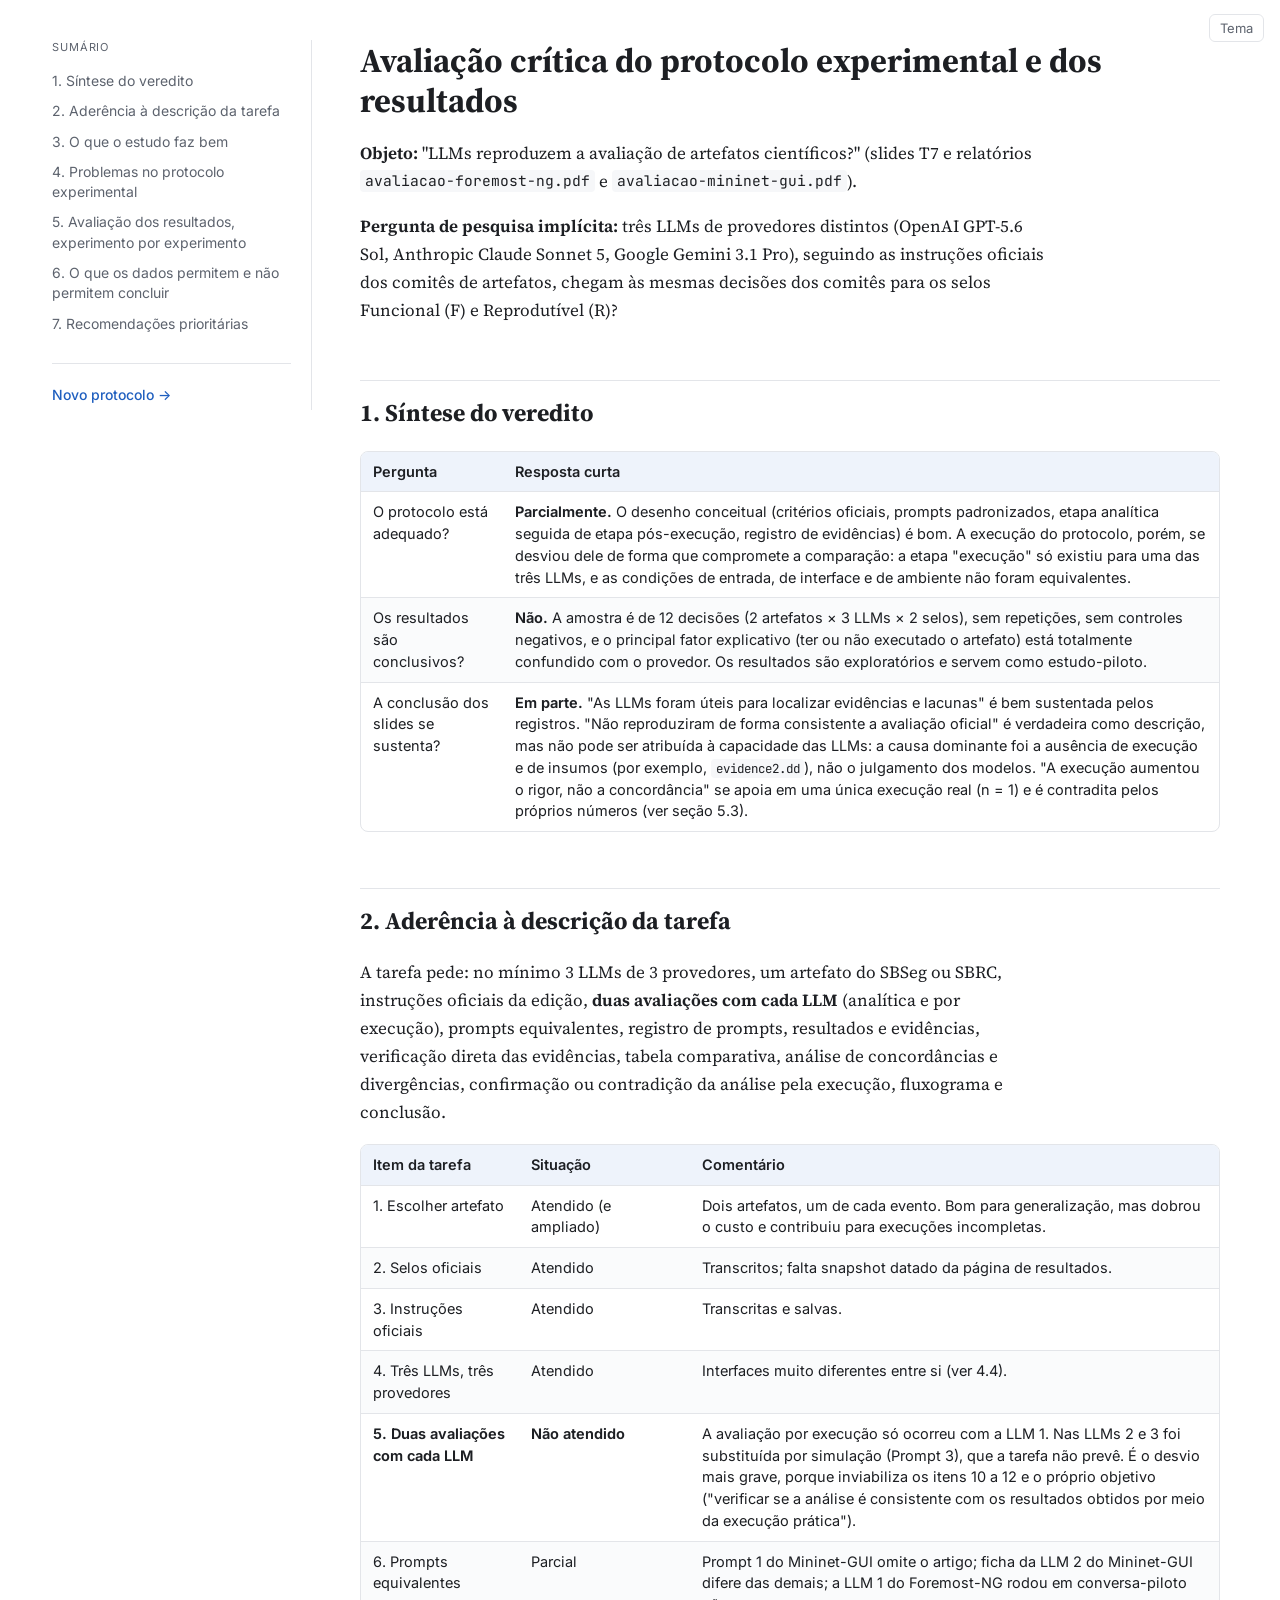
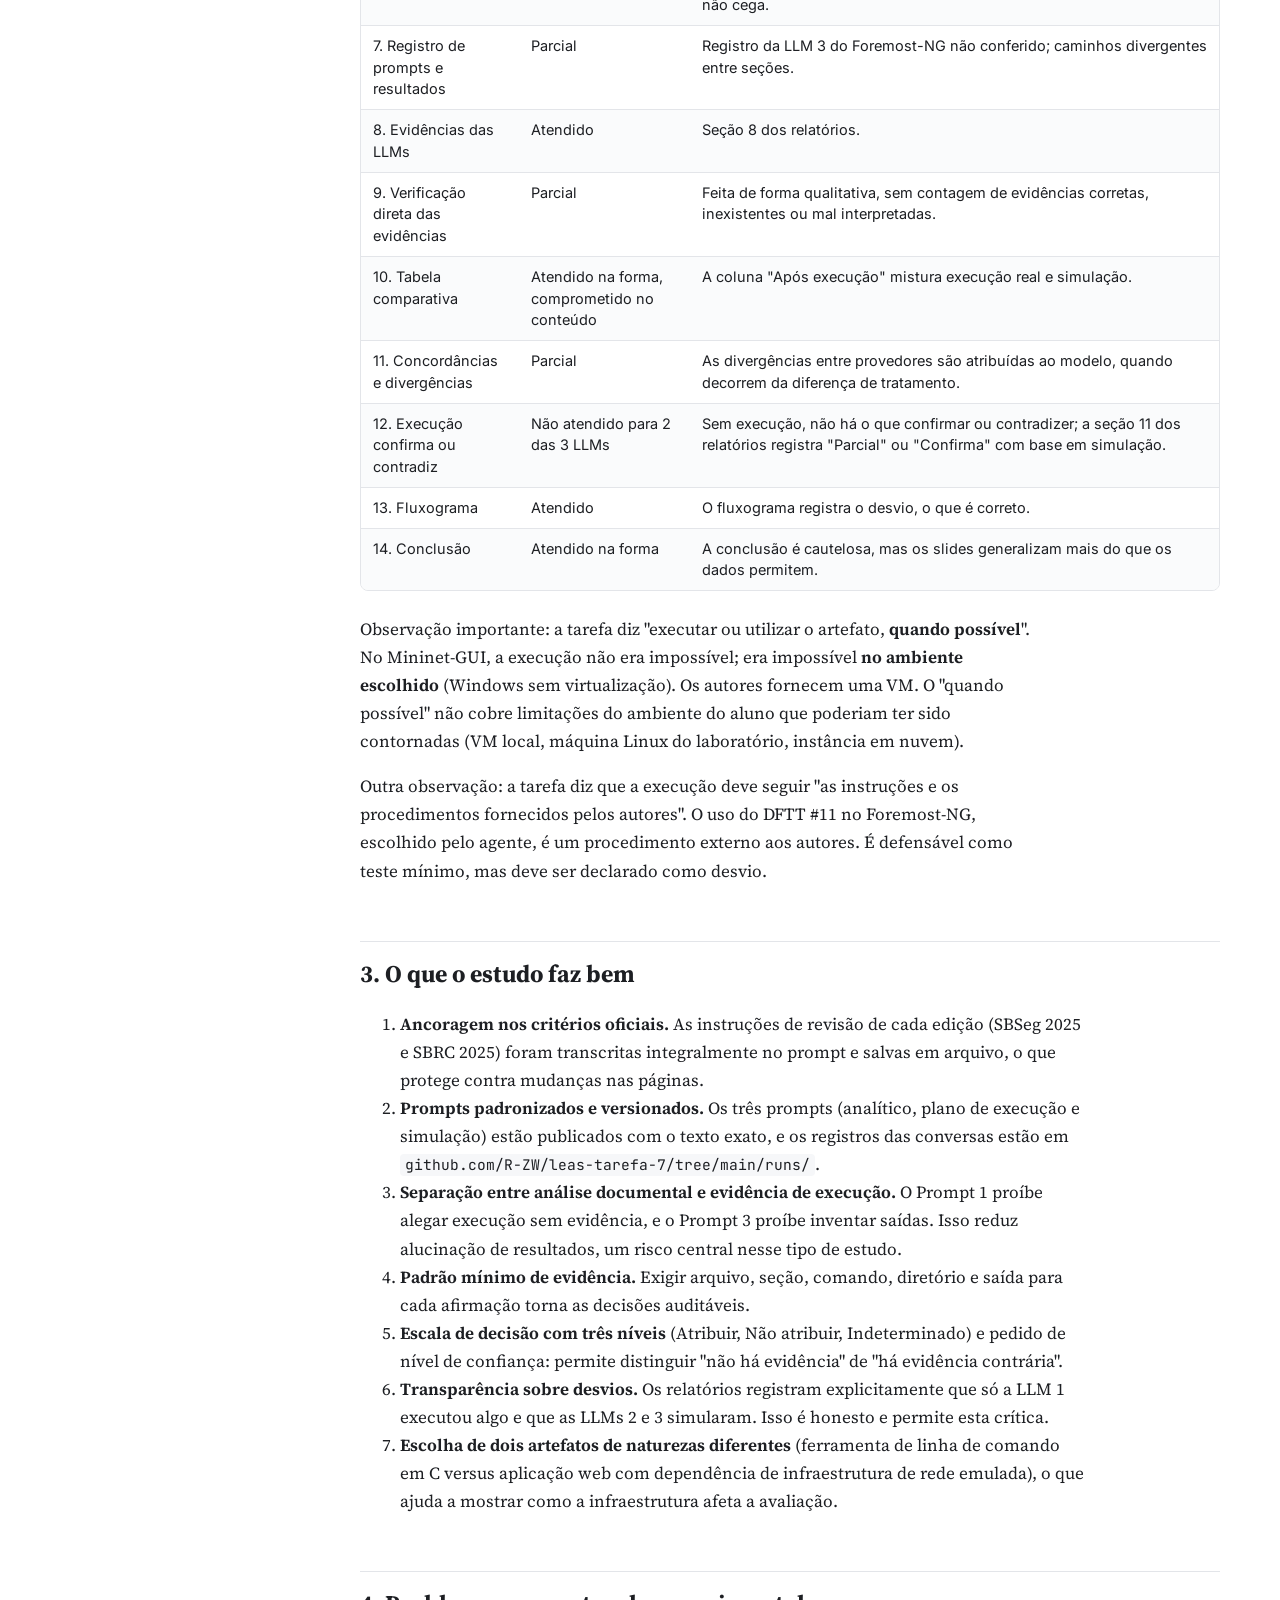
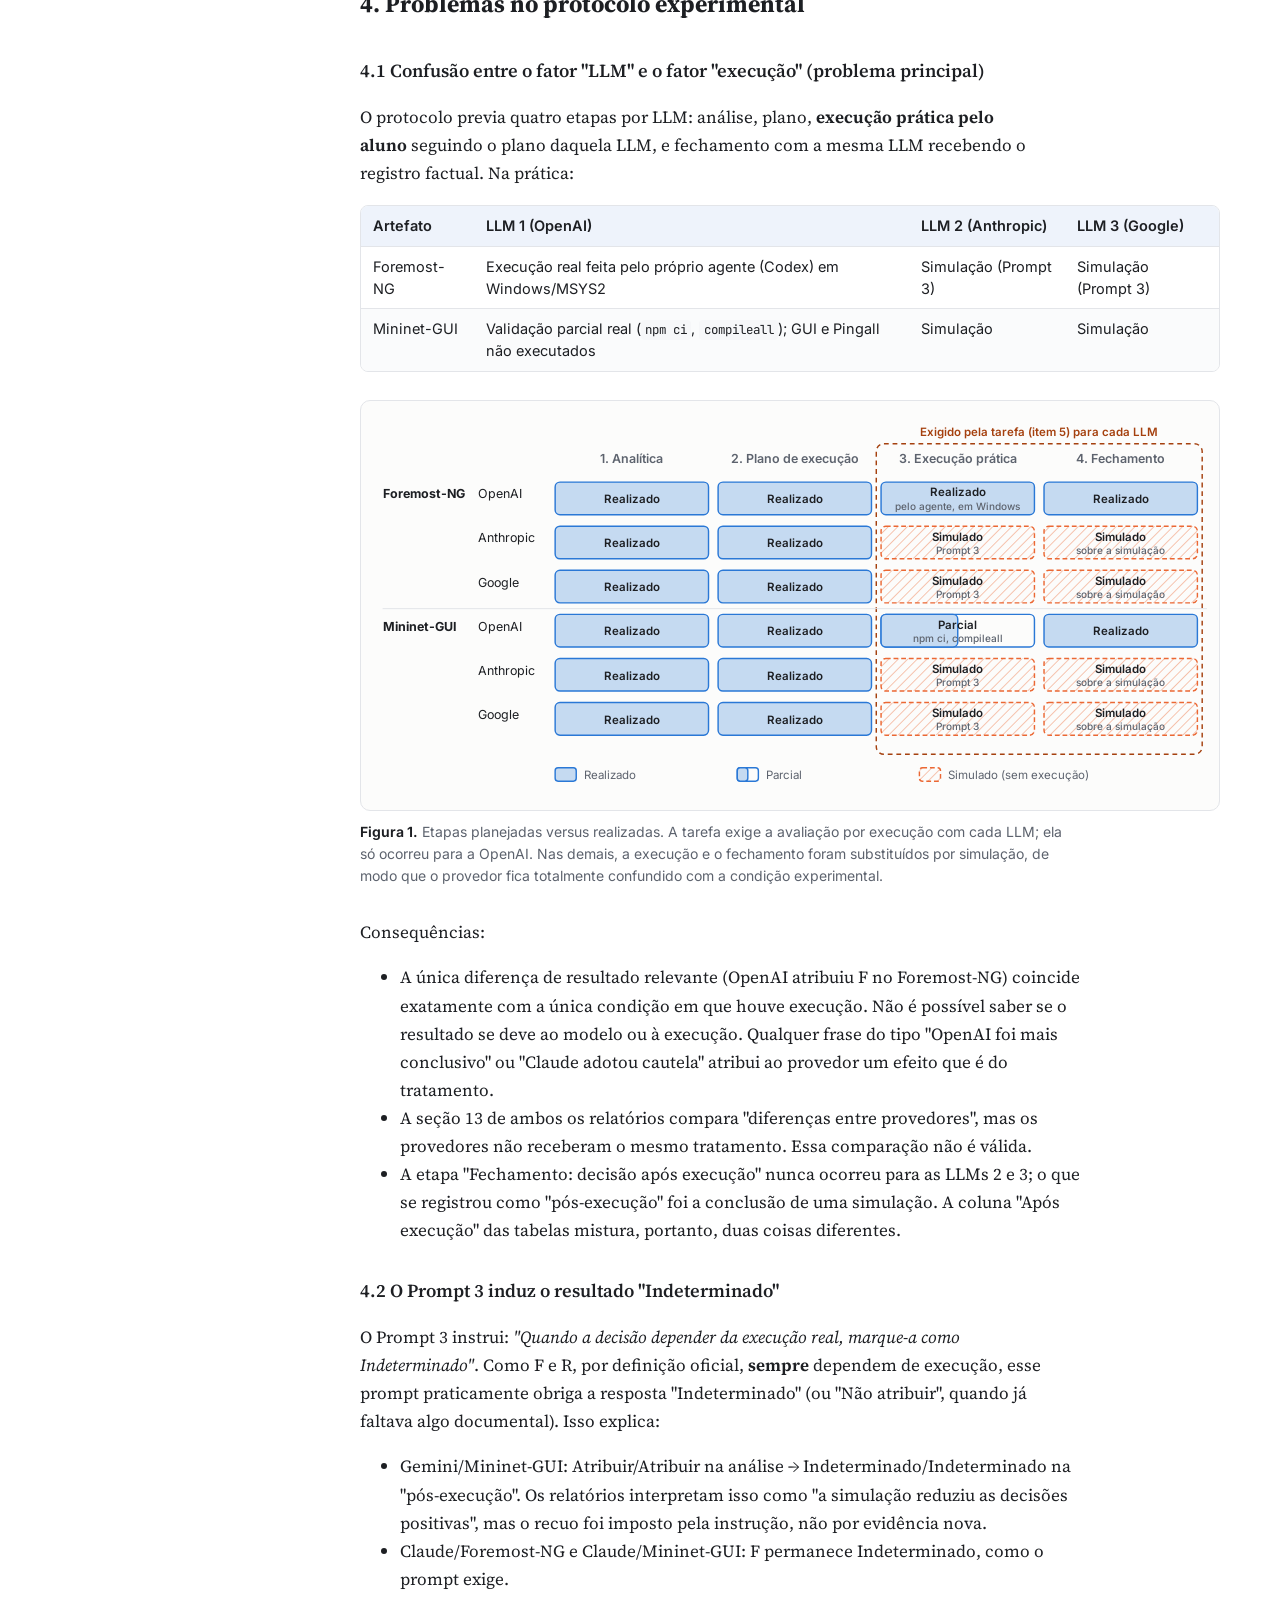
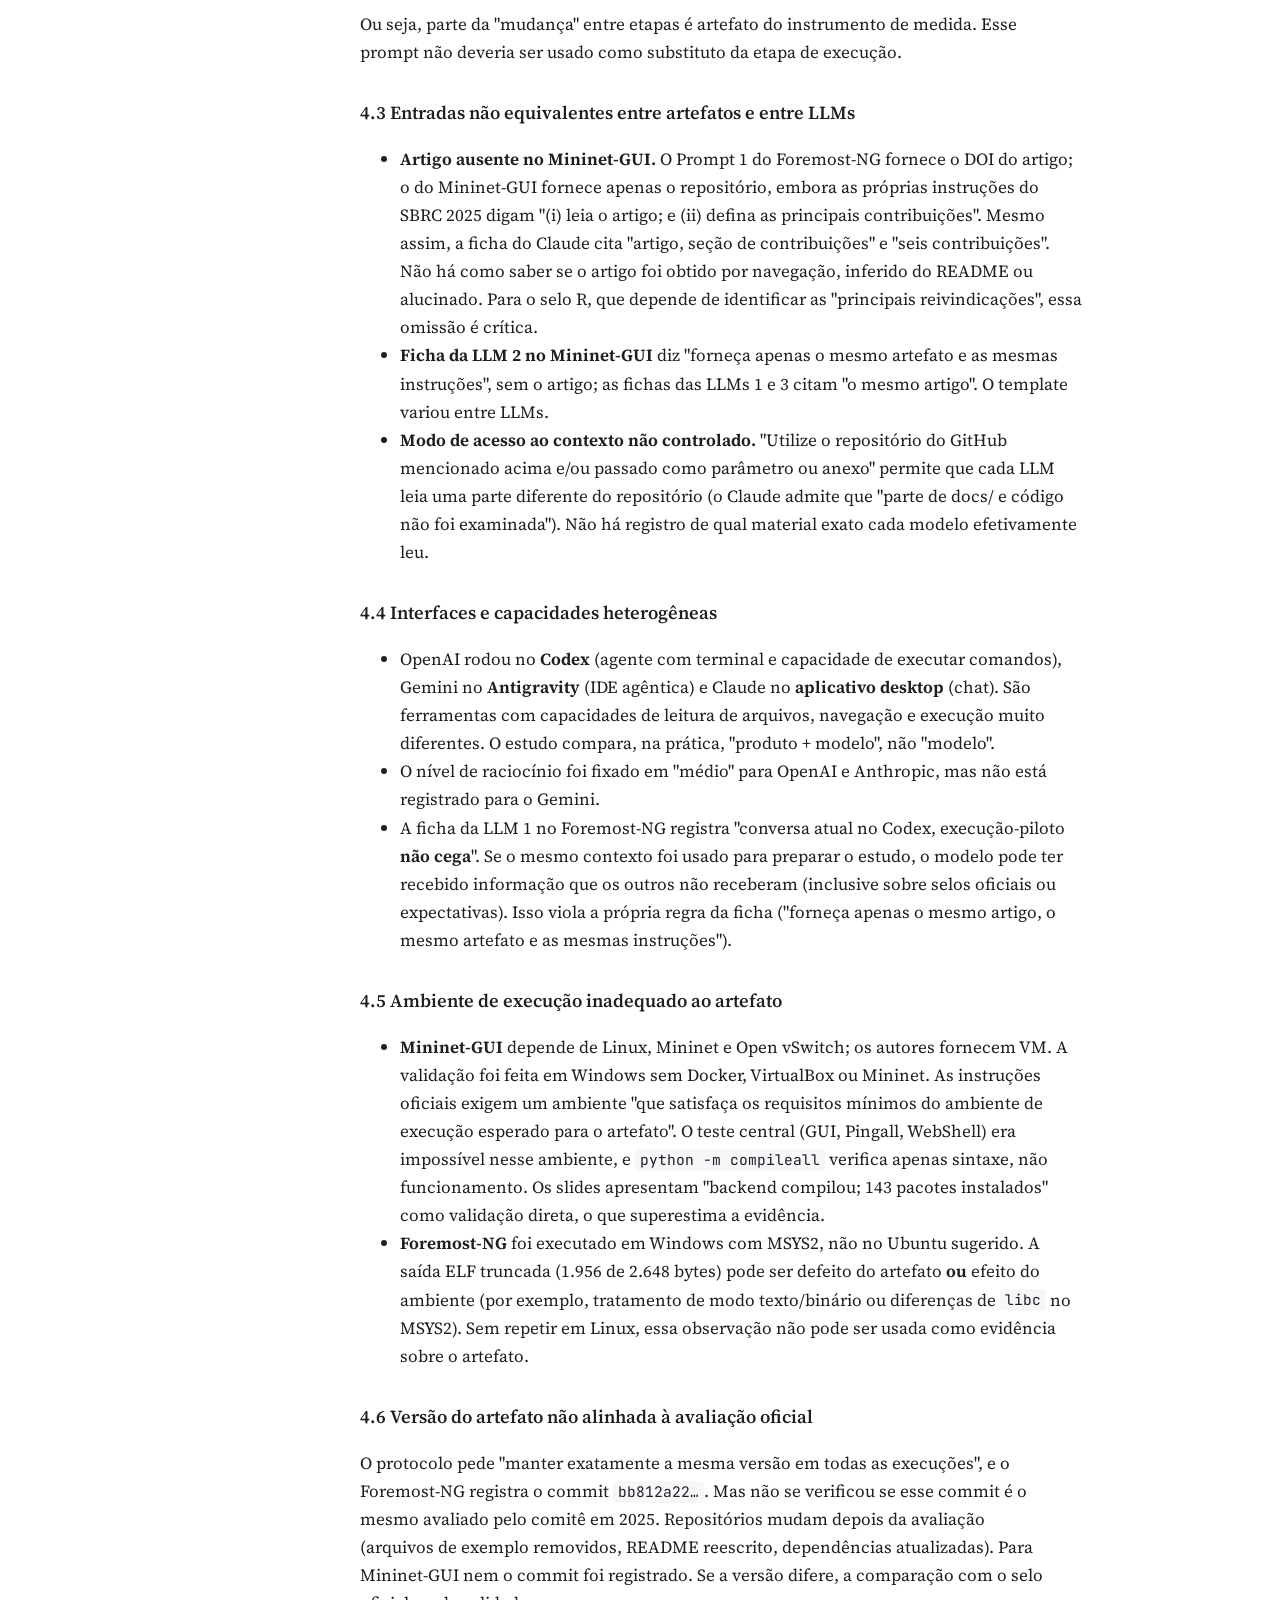
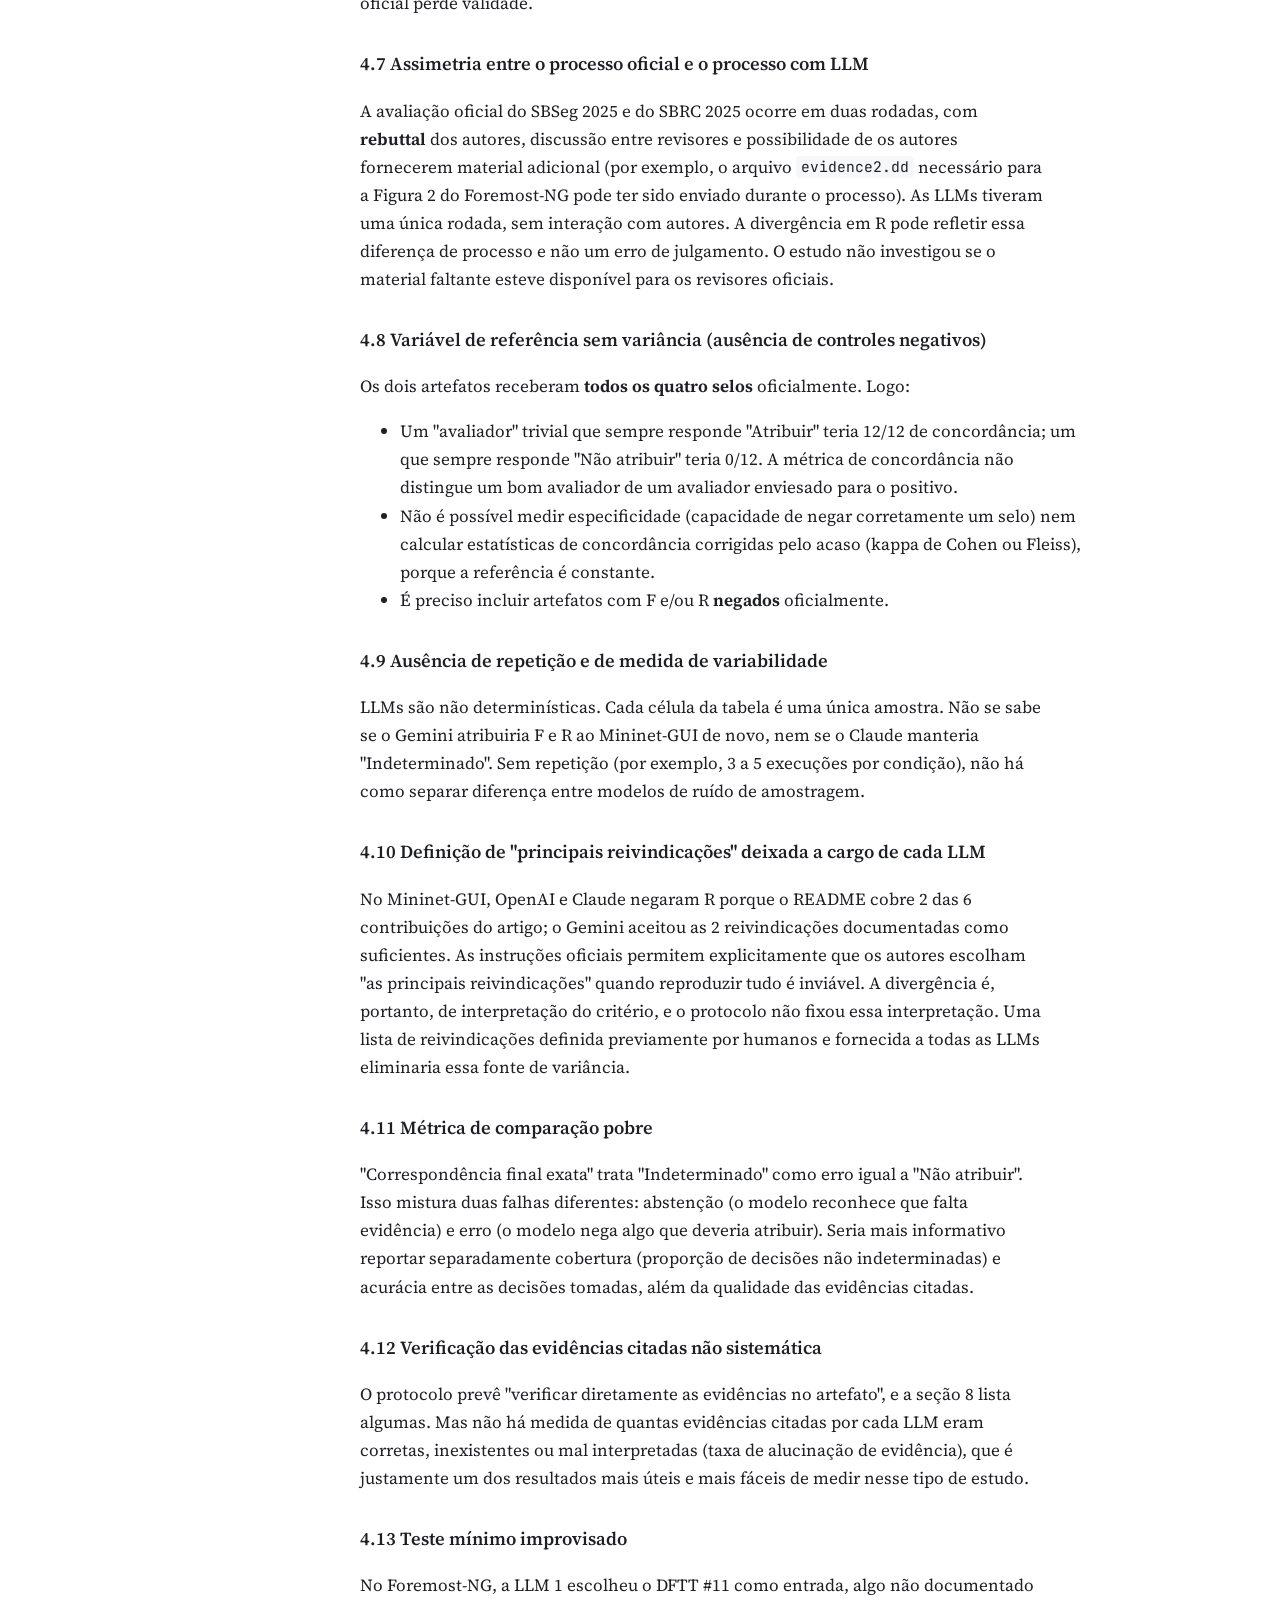
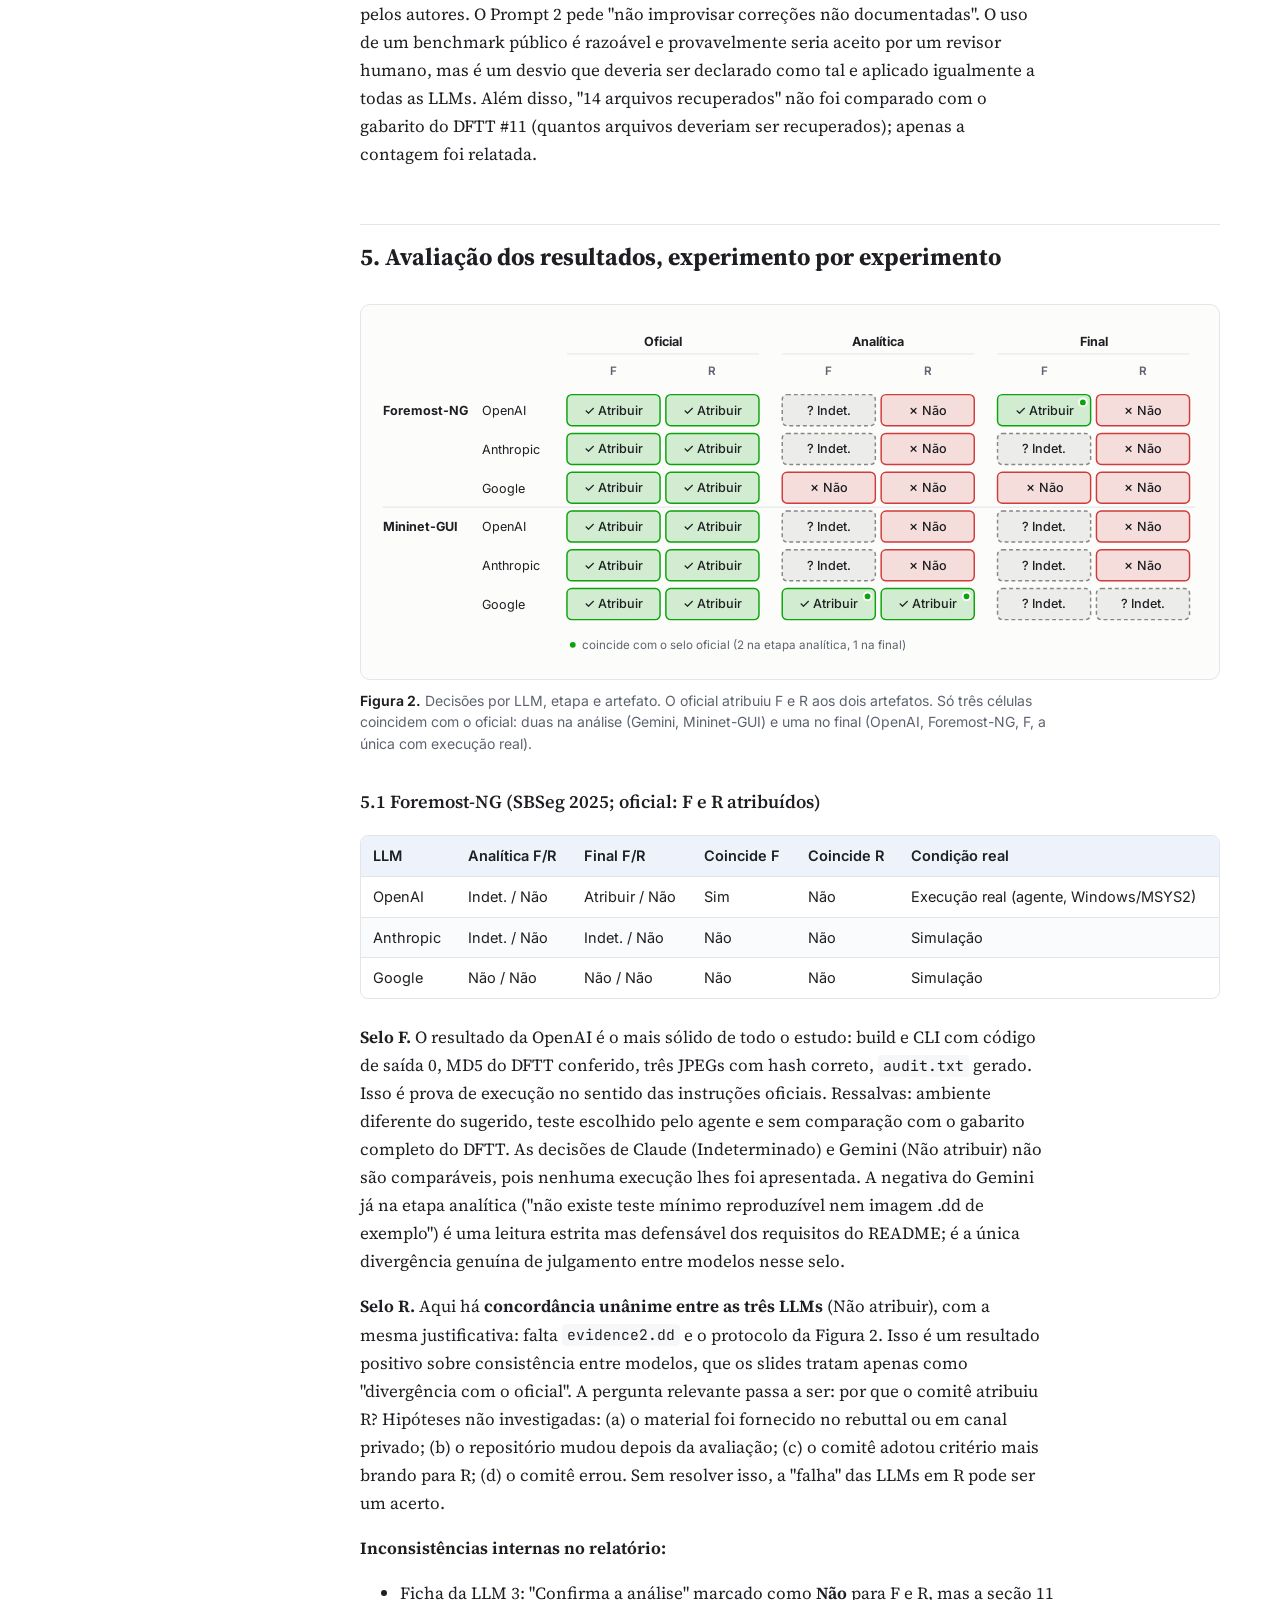
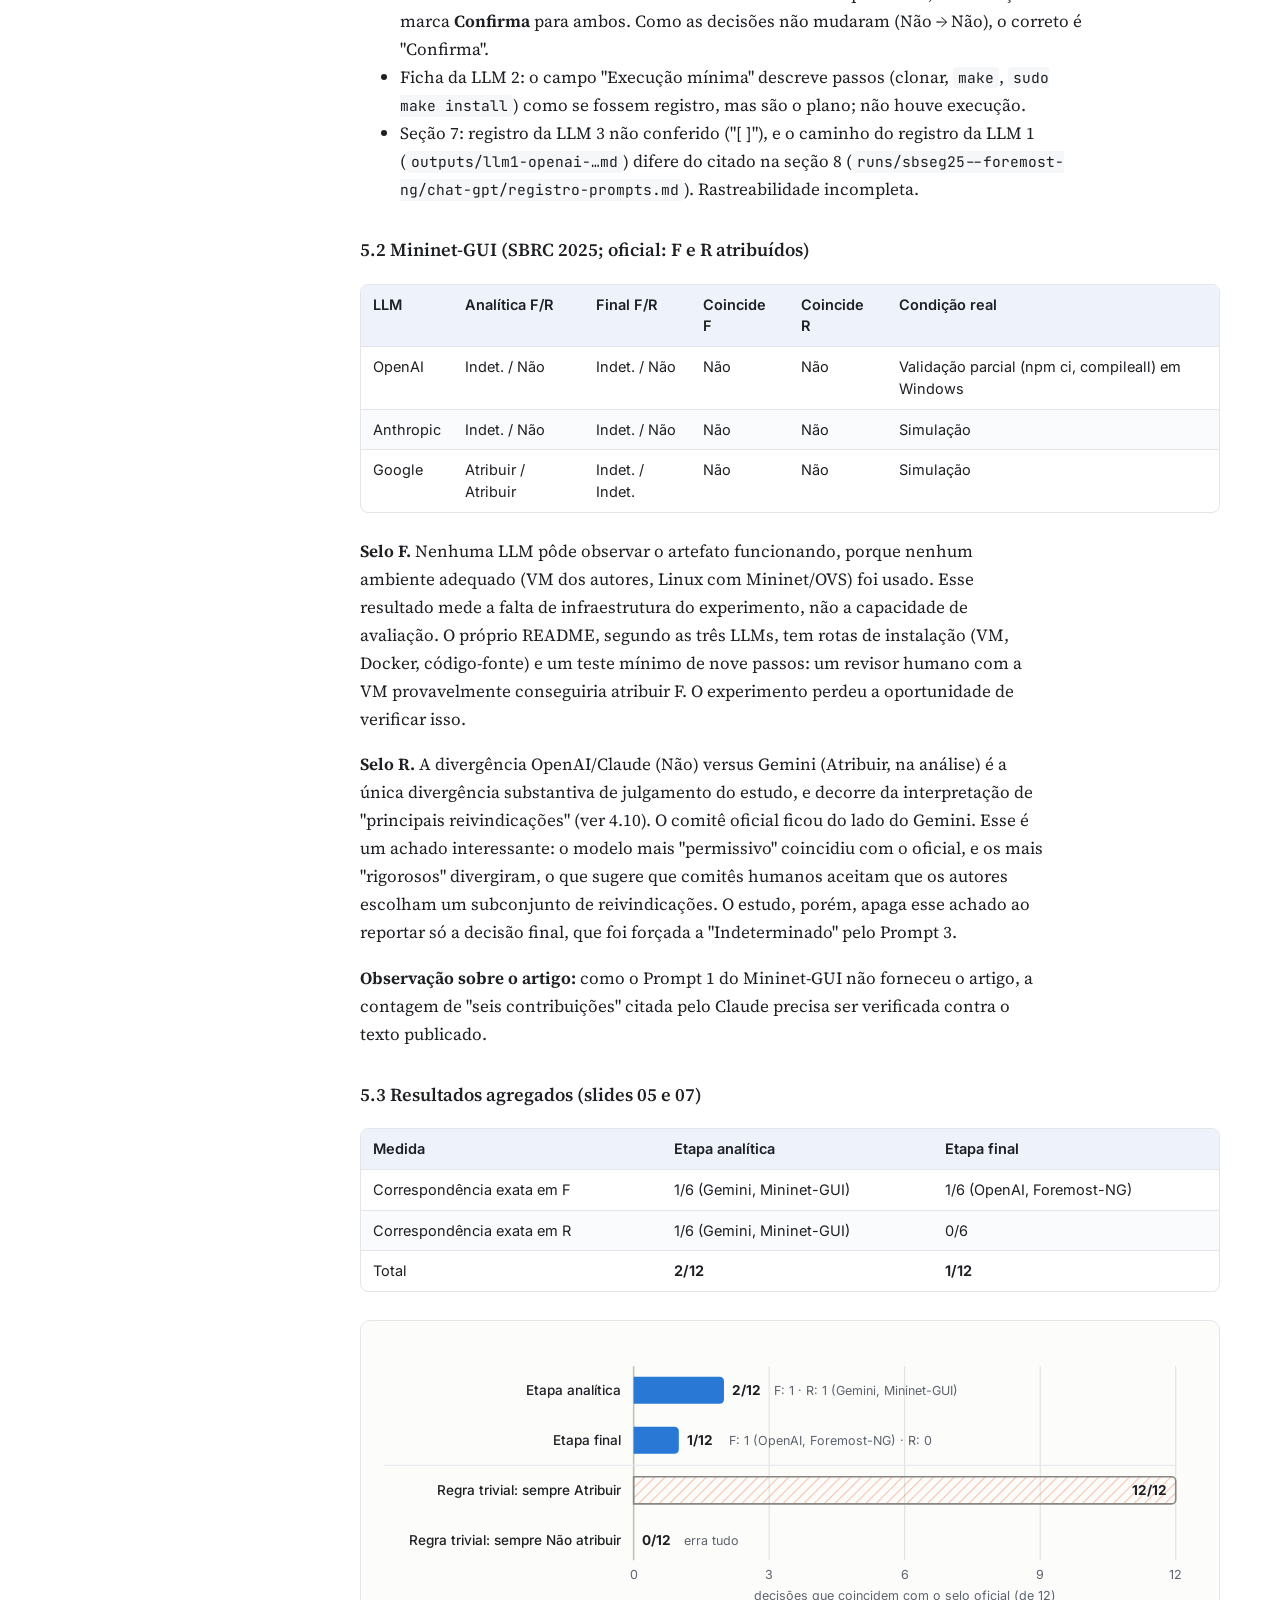
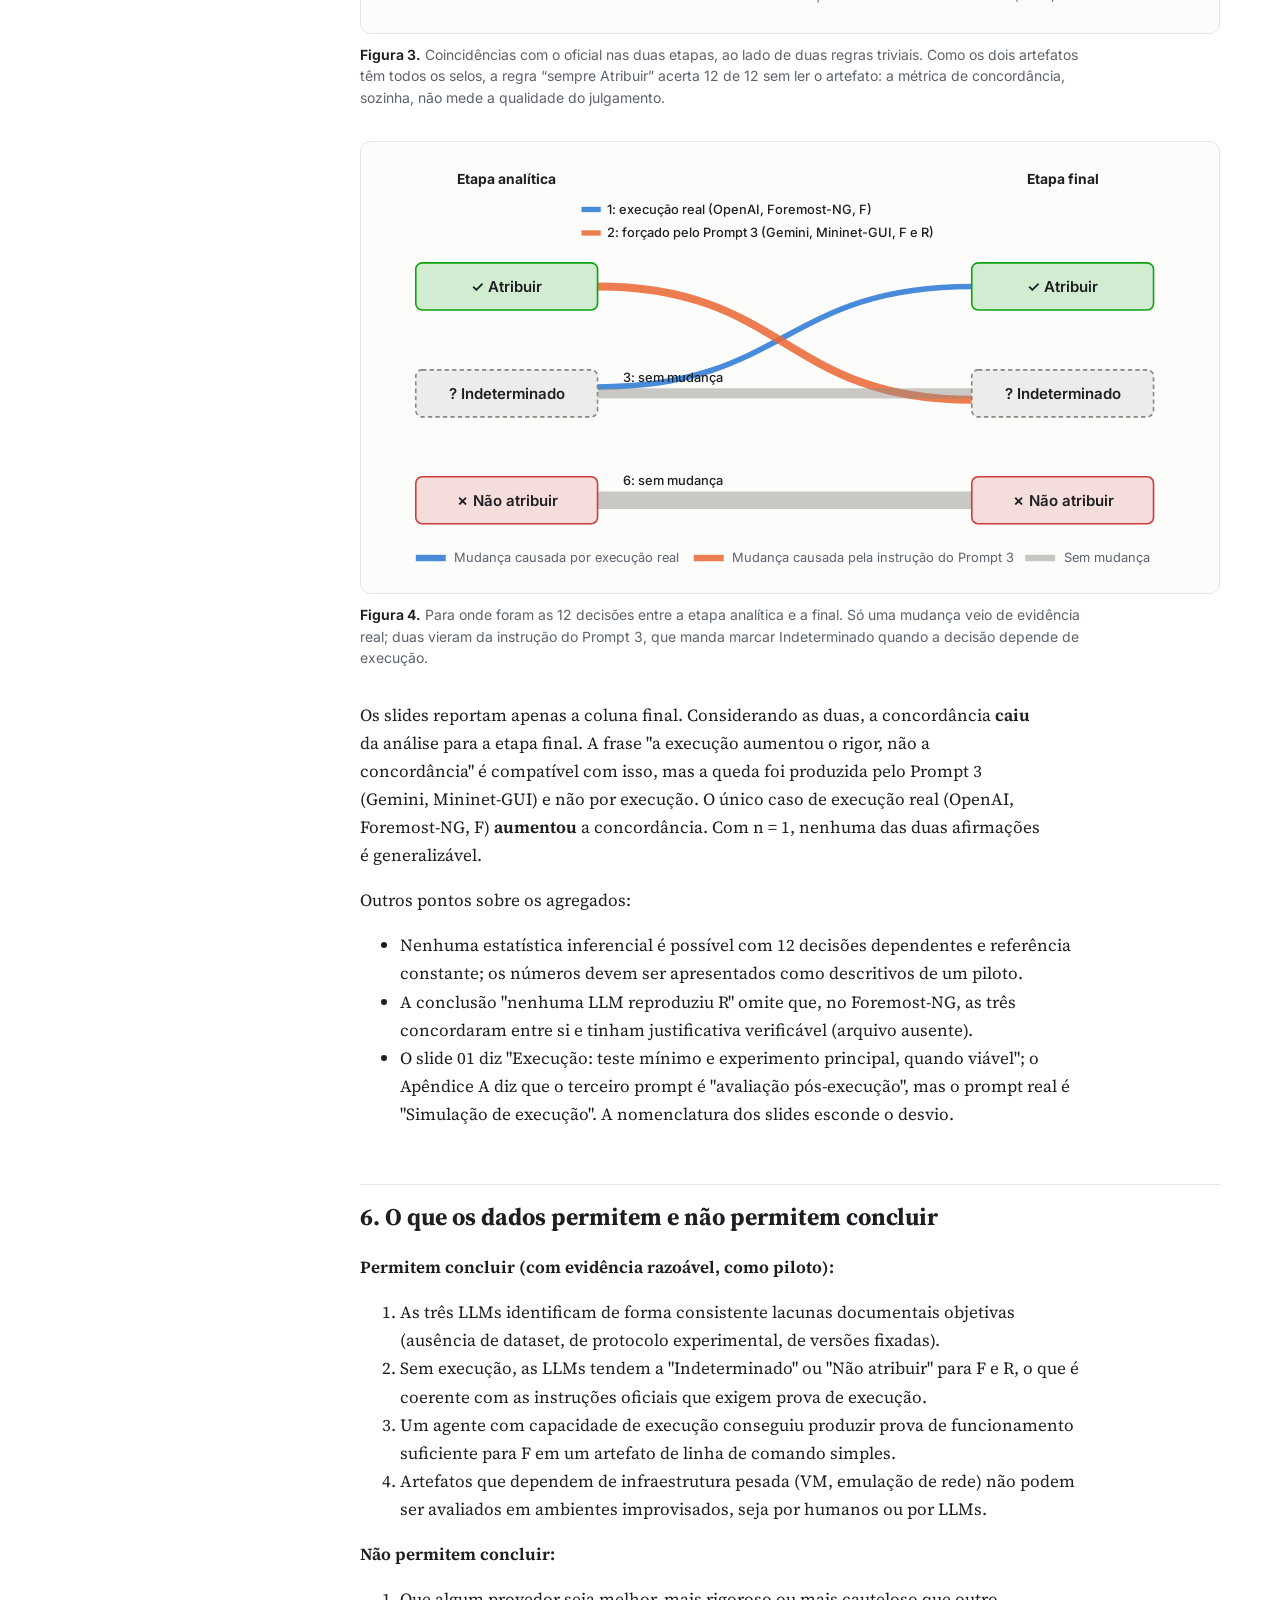
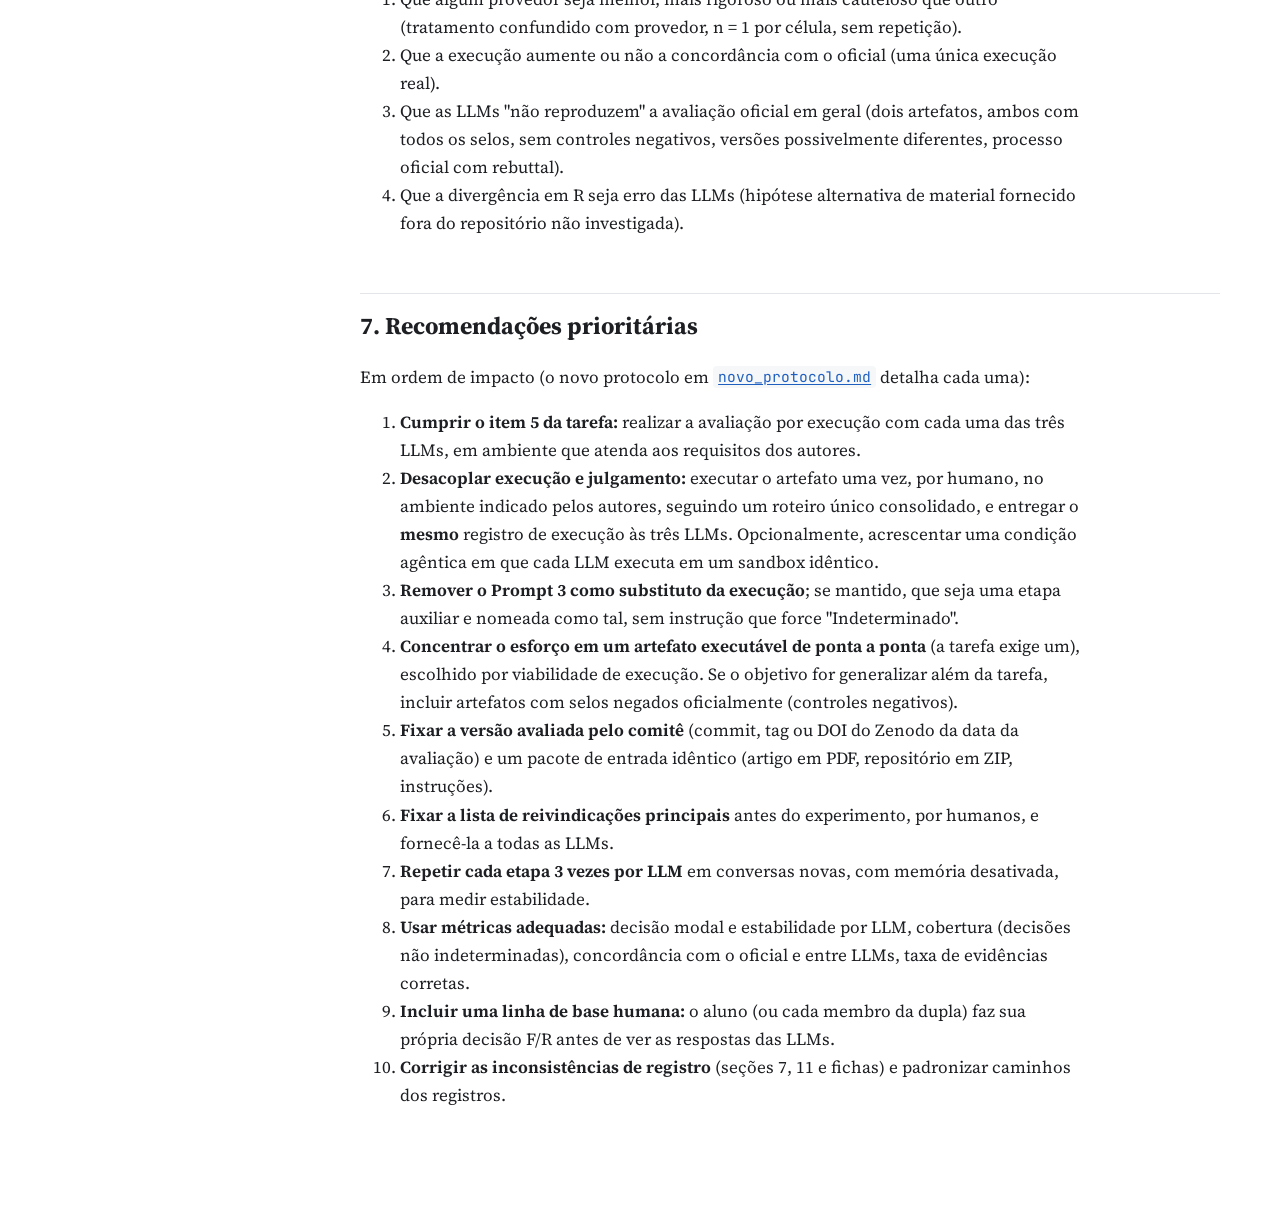
<file: leas_2026_2/tarefa_7/avaliacao_critica.html>
<!doctype html>
<html lang="pt-BR">
<head>
<meta charset="utf-8">
<meta name="viewport" content="width=device-width, initial-scale=1">
<meta name="robots" content="noindex, nofollow, noarchive">
<title>Avaliação crítica T7</title>
<link rel="preconnect" href="https://fonts.googleapis.com">
<link href="https://fonts.googleapis.com/css2?family=Source+Serif+4:opsz,wght@8..60,400;8..60,600;8..60,700&family=Inter:wght@400;500;600&family=JetBrains+Mono:wght@400;500&display=swap" rel="stylesheet">
<style>
:root {
  --bg: #ffffff; --fg: #1d1f23; --muted: #5d636e; --line: #e3e5e9;
  --accent: #1f5fbf; --accent-soft: #eef3fb; --code-bg: #f6f7f9;
  --warn: #a5410f; --row: #fafbfc;
  --surface: #fcfcfb; --grid: #e1e0d9; --axis: #c3c2b7;
  --ok: #0ca30c; --bad: #d03b3b; --ind: #898781;
  --s1: #2a78d6; --s2: #eb6834; --s7: #4a3aa7;
}
@media (prefers-color-scheme: dark) {
  :root:not([data-theme="light"]) {
    --bg: #15171b; --fg: #e6e8eb; --muted: #9aa1ab; --line: #2c3037;
    --accent: #7fb0ff; --accent-soft: #1c2533; --code-bg: #1d2026;
    --warn: #f0a070; --row: #191c21;
    --surface: #1a1a19; --grid: #2c2c2a; --axis: #4a4a46;
    --ok: #0ca30c; --bad: #e66767; --ind: #898781;
    --s1: #3987e5; --s2: #d95926; --s7: #9085e9;
  }
}
:root[data-theme="dark"] {
  --bg: #15171b; --fg: #e6e8eb; --muted: #9aa1ab; --line: #2c3037;
  --accent: #7fb0ff; --accent-soft: #1c2533; --code-bg: #1d2026;
  --warn: #f0a070; --row: #191c21;
  --surface: #1a1a19; --grid: #2c2c2a; --axis: #4a4a46;
  --ok: #0ca30c; --bad: #e66767; --ind: #898781;
  --s1: #3987e5; --s2: #d95926; --s7: #9085e9;
}
* { box-sizing: border-box; }
html { scroll-behavior: smooth; }
body { margin: 0; background: var(--bg); color: var(--fg); font: 17px/1.65 "Source Serif 4", Georgia, serif; }
.wrap { display: grid; grid-template-columns: 260px minmax(0, 1fr); gap: 48px; max-width: 1240px; margin: 0 auto; padding: 40px 32px 96px; }
nav.toc { position: sticky; top: 24px; align-self: start; max-height: calc(100vh - 48px); overflow: auto; font: 14px/1.45 Inter, system-ui, sans-serif; border-right: 1px solid var(--line); padding-right: 20px; }
nav.toc .kicker { text-transform: uppercase; letter-spacing: .08em; font-size: 11px; color: var(--muted); margin-bottom: 10px; }
nav.toc a { display: block; color: var(--muted); text-decoration: none; padding: 5px 0; }
nav.toc a:hover { color: var(--accent); }
nav.toc .other { margin-top: 24px; padding-top: 16px; border-top: 1px solid var(--line); }
nav.toc .other a { color: var(--accent); font-weight: 500; }
main { min-width: 0; max-width: 860px; }
h1 { font-size: 2.1rem; line-height: 1.2; margin: 0 0 18px; font-weight: 700; }
h2 { font-size: 1.5rem; margin: 56px 0 14px; padding-top: 12px; border-top: 1px solid var(--line); font-weight: 700; }
h3 { font-size: 1.15rem; margin: 32px 0 8px; font-weight: 600; }
a { color: var(--accent); }
p, li { max-width: 76ch; }
hr { display: none; }
strong { font-weight: 650; }
code { font: .86em "JetBrains Mono", ui-monospace, monospace; background: var(--code-bg); padding: .1em .35em; border-radius: 4px; }
pre { background: var(--code-bg); border: 1px solid var(--line); border-radius: 8px; padding: 16px 18px; overflow-x: auto; font-size: 14px; line-height: 1.55; }
pre code { background: none; padding: 0; white-space: pre-wrap; word-break: break-word; }
pre.mermaid { background: transparent; border: 1px solid var(--line); text-align: center; white-space: pre; }
.table-wrap { overflow-x: auto; margin: 18px 0 24px; border: 1px solid var(--line); border-radius: 8px; }
table { border-collapse: collapse; width: 100%; font: 14.5px/1.5 Inter, system-ui, sans-serif; }
th, td { text-align: left; vertical-align: top; padding: 9px 12px; border-bottom: 1px solid var(--line); }
th { font-weight: 600; background: var(--accent-soft); }
tbody tr:nth-child(even) { background: var(--row); }
tbody tr:last-child td { border-bottom: none; }
.lead { font: 15px/1.6 Inter, system-ui, sans-serif; color: var(--muted); margin-bottom: 8px; }
.theme { position: fixed; top: 14px; right: 16px; font: 13px Inter, sans-serif; background: var(--bg); color: var(--muted); border: 1px solid var(--line); border-radius: 6px; padding: 5px 10px; cursor: pointer; }

.fig { margin: 28px 0 32px; }
.fig-scroll { overflow-x: auto; border: 1px solid var(--line); border-radius: 10px; padding: 14px 12px; background: var(--surface); }
.fig svg { display: block; width: 100%; height: auto; }
.fig figcaption { font: 14px/1.55 Inter, system-ui, sans-serif; color: var(--muted); margin-top: 10px; max-width: 80ch; }
.fig figcaption strong { color: var(--fg); }
.fig text { fill: var(--fg); }
.fig text.muted { fill: var(--muted); }
.fig text.warn { fill: var(--warn); }
.fig .rule { stroke: var(--line); stroke-width: 1; }
.fig .grid { stroke: var(--grid); stroke-width: 1; }
.fig .axis { stroke: var(--axis); stroke-width: 1.5; }
.fig .band { fill: none; stroke: var(--warn); stroke-width: 1.5; stroke-dasharray: 5 4; }
.fig .d-ok { fill: color-mix(in srgb, var(--ok) 18%, var(--surface)); stroke: var(--ok); stroke-width: 1.5; }
.fig .d-ind { fill: color-mix(in srgb, var(--ind) 14%, var(--surface)); stroke: var(--ind); stroke-width: 1.5; stroke-dasharray: 4 3; }
.fig .d-bad { fill: color-mix(in srgb, var(--bad) 16%, var(--surface)); stroke: var(--bad); stroke-width: 1.5; }
.fig .dot-match { fill: var(--ok); stroke: var(--surface); stroke-width: 2; }
.fig .st-ok { fill: color-mix(in srgb, var(--s1) 26%, var(--surface)); stroke: var(--s1); stroke-width: 1.5; }
.fig .st-empty { fill: var(--surface); stroke: var(--s1); stroke-width: 1.5; }
.fig .st-sim { stroke: var(--s2); stroke-width: 1.5; stroke-dasharray: 5 3; }
.fig .hatch-line { stroke: color-mix(in srgb, var(--s2) 40%, transparent); stroke-width: 2; }
.fig .bar-s1 { fill: var(--s1); }
.fig .bar-s1-light { fill: color-mix(in srgb, var(--s1) 35%, var(--surface)); }
.fig .bar-ref { stroke: var(--ind); stroke-width: 1.5; }
.fig .flow-exec { stroke: var(--s1); opacity: .85; }
.fig .flow-p3 { stroke: var(--s2); opacity: .85; }
.fig .flow-same { stroke: var(--ind); opacity: .45; }
.fig .nb { fill: var(--surface); stroke: var(--axis); stroke-width: 1.2; }
.fig .nb-llm { fill: color-mix(in srgb, var(--s1) 14%, var(--surface)); stroke: var(--s1); stroke-width: 1.2; }
.fig .nb-ok { fill: color-mix(in srgb, var(--ok) 16%, var(--surface)); stroke: var(--ok); stroke-width: 1.2; }
.fig .nb-sim { fill: color-mix(in srgb, var(--s2) 12%, var(--surface)); stroke: var(--s2); stroke-width: 1.2; stroke-dasharray: 5 3; }
.fig .nb-key { fill: color-mix(in srgb, var(--s7) 14%, var(--surface)); stroke: var(--s7); stroke-width: 1.4; }
.fig .nb-warn { fill: color-mix(in srgb, var(--bad) 10%, var(--surface)); stroke: var(--bad); stroke-width: 1.2; }
.fig .c-conf { fill: color-mix(in srgb, var(--ind) 12%, var(--surface)); stroke: var(--ind); }
.fig .c-contra { fill: color-mix(in srgb, var(--bad) 16%, var(--surface)); stroke: var(--bad); }
.fig .c-res { fill: color-mix(in srgb, var(--ok) 16%, var(--surface)); stroke: var(--ok); }
.fig .c-intro { fill: color-mix(in srgb, var(--s2) 16%, var(--surface)); stroke: var(--s2); }
.fig .arr { stroke: var(--muted); stroke-width: 1.4; }
.fig .arr-dash { stroke: var(--muted); stroke-width: 1.2; stroke-dasharray: 4 3; }
.fig .ah { fill: var(--muted); }
.fig g:hover > rect, .fig g:hover > path { filter: brightness(0.96); }

.params td:first-child { white-space: nowrap; }
.chip { display: inline-block; font-size: 12px; font-weight: 600; padding: 2px 8px; border-radius: 999px; border: 1px solid; }
.chip.fator { color: var(--s1); border-color: var(--s1); background: color-mix(in srgb, var(--s1) 10%, var(--bg)); }
.chip.ctrl { color: var(--fg); border-color: var(--axis); background: var(--code-bg); }
.chip.exec { color: var(--ok); border-color: var(--ok); background: color-mix(in srgb, var(--ok) 10%, var(--bg)); }
.chip.medida { color: var(--s7); border-color: var(--s7); background: color-mix(in srgb, var(--s7) 10%, var(--bg)); }
.chip.limiar { color: var(--warn); border-color: var(--warn); background: color-mix(in srgb, var(--warn) 10%, var(--bg)); }
.params td:nth-child(4) { min-width: 110px; border-left: 1px dashed var(--line); }
@media (max-width: 900px) {
  .wrap { grid-template-columns: 1fr; padding: 24px 16px 64px; gap: 8px; }
  nav.toc { position: static; max-height: none; border-right: none; border-bottom: 1px solid var(--line); padding: 0 0 16px; }
  h1 { font-size: 1.6rem; }
  body { font-size: 16px; }
}
@media print { nav.toc, .theme { display: none; } .wrap { display: block; } }
</style>
</head>
<body>
<button class="theme" id="theme" type="button">Tema</button>
<div class="wrap">
<nav class="toc">
<div class="kicker">Sumário</div>
<a href="#1-síntese-do-veredito">1. Síntese do veredito</a>
<a href="#2-aderência-à-descrição-da-tarefa">2. Aderência à descrição da tarefa</a>
<a href="#3-o-que-o-estudo-faz-bem">3. O que o estudo faz bem</a>
<a href="#4-problemas-no-protocolo-experimental">4. Problemas no protocolo experimental</a>
<a href="#5-avaliação-dos-resultados-experimento-por-experimento">5. Avaliação dos resultados, experimento por experimento</a>
<a href="#6-o-que-os-dados-permitem-e-não-permitem-concluir">6. O que os dados permitem e não permitem concluir</a>
<a href="#7-recomendações-prioritárias">7. Recomendações prioritárias</a>
<div class="other"><a href="novo_protocolo.html">Novo protocolo &rarr;</a></div>
</nav>
<main>
<h1>Avaliação crítica do protocolo experimental e dos resultados</h1>
<p><strong>Objeto:</strong> "LLMs reproduzem a avaliação de artefatos científicos?" (slides T7 e relatórios <code>avaliacao-foremost-ng.pdf</code> e <code>avaliacao-mininet-gui.pdf</code>).</p>
<p><strong>Pergunta de pesquisa implícita:</strong> três LLMs de provedores distintos (OpenAI GPT-5.6 Sol, Anthropic Claude Sonnet 5, Google Gemini 3.1 Pro), seguindo as instruções oficiais dos comitês de artefatos, chegam às mesmas decisões dos comitês para os selos Funcional (F) e Reprodutível (R)?</p>
<hr />
<h2 id="1-síntese-do-veredito">1. Síntese do veredito</h2>
<div class="table-wrap"><table>
<thead>
<tr>
<th>Pergunta</th>
<th>Resposta curta</th>
</tr>
</thead>
<tbody>
<tr>
<td>O protocolo está adequado?</td>
<td><strong>Parcialmente.</strong> O desenho conceitual (critérios oficiais, prompts padronizados, etapa analítica seguida de etapa pós-execução, registro de evidências) é bom. A execução do protocolo, porém, se desviou dele de forma que compromete a comparação: a etapa "execução" só existiu para uma das três LLMs, e as condições de entrada, de interface e de ambiente não foram equivalentes.</td>
</tr>
<tr>
<td>Os resultados são conclusivos?</td>
<td><strong>Não.</strong> A amostra é de 12 decisões (2 artefatos × 3 LLMs × 2 selos), sem repetições, sem controles negativos, e o principal fator explicativo (ter ou não executado o artefato) está totalmente confundido com o provedor. Os resultados são exploratórios e servem como estudo-piloto.</td>
</tr>
<tr>
<td>A conclusão dos slides se sustenta?</td>
<td><strong>Em parte.</strong> "As LLMs foram úteis para localizar evidências e lacunas" é bem sustentada pelos registros. "Não reproduziram de forma consistente a avaliação oficial" é verdadeira como descrição, mas não pode ser atribuída à capacidade das LLMs: a causa dominante foi a ausência de execução e de insumos (por exemplo, <code>evidence2.dd</code>), não o julgamento dos modelos. "A execução aumentou o rigor, não a concordância" se apoia em uma única execução real (n = 1) e é contradita pelos próprios números (ver seção 5.3).</td>
</tr>
</tbody>
</table></div>
<hr />
<h2 id="2-aderência-à-descrição-da-tarefa">2. Aderência à descrição da tarefa</h2>
<p>A tarefa pede: no mínimo 3 LLMs de 3 provedores, um artefato do SBSeg ou SBRC, instruções oficiais da edição, <strong>duas avaliações com cada LLM</strong> (analítica e por execução), prompts equivalentes, registro de prompts, resultados e evidências, verificação direta das evidências, tabela comparativa, análise de concordâncias e divergências, confirmação ou contradição da análise pela execução, fluxograma e conclusão.</p>
<div class="table-wrap"><table>
<thead>
<tr>
<th>Item da tarefa</th>
<th>Situação</th>
<th>Comentário</th>
</tr>
</thead>
<tbody>
<tr>
<td>1. Escolher artefato</td>
<td>Atendido (e ampliado)</td>
<td>Dois artefatos, um de cada evento. Bom para generalização, mas dobrou o custo e contribuiu para execuções incompletas.</td>
</tr>
<tr>
<td>2. Selos oficiais</td>
<td>Atendido</td>
<td>Transcritos; falta snapshot datado da página de resultados.</td>
</tr>
<tr>
<td>3. Instruções oficiais</td>
<td>Atendido</td>
<td>Transcritas e salvas.</td>
</tr>
<tr>
<td>4. Três LLMs, três provedores</td>
<td>Atendido</td>
<td>Interfaces muito diferentes entre si (ver 4.4).</td>
</tr>
<tr>
<td><strong>5. Duas avaliações com cada LLM</strong></td>
<td><strong>Não atendido</strong></td>
<td>A avaliação por execução só ocorreu com a LLM 1. Nas LLMs 2 e 3 foi substituída por simulação (Prompt 3), que a tarefa não prevê. É o desvio mais grave, porque inviabiliza os itens 10 a 12 e o próprio objetivo ("verificar se a análise é consistente com os resultados obtidos por meio da execução prática").</td>
</tr>
<tr>
<td>6. Prompts equivalentes</td>
<td>Parcial</td>
<td>Prompt 1 do Mininet-GUI omite o artigo; ficha da LLM 2 do Mininet-GUI difere das demais; a LLM 1 do Foremost-NG rodou em conversa-piloto não cega.</td>
</tr>
<tr>
<td>7. Registro de prompts e resultados</td>
<td>Parcial</td>
<td>Registro da LLM 3 do Foremost-NG não conferido; caminhos divergentes entre seções.</td>
</tr>
<tr>
<td>8. Evidências das LLMs</td>
<td>Atendido</td>
<td>Seção 8 dos relatórios.</td>
</tr>
<tr>
<td>9. Verificação direta das evidências</td>
<td>Parcial</td>
<td>Feita de forma qualitativa, sem contagem de evidências corretas, inexistentes ou mal interpretadas.</td>
</tr>
<tr>
<td>10. Tabela comparativa</td>
<td>Atendido na forma, comprometido no conteúdo</td>
<td>A coluna "Após execução" mistura execução real e simulação.</td>
</tr>
<tr>
<td>11. Concordâncias e divergências</td>
<td>Parcial</td>
<td>As divergências entre provedores são atribuídas ao modelo, quando decorrem da diferença de tratamento.</td>
</tr>
<tr>
<td>12. Execução confirma ou contradiz</td>
<td>Não atendido para 2 das 3 LLMs</td>
<td>Sem execução, não há o que confirmar ou contradizer; a seção 11 dos relatórios registra "Parcial" ou "Confirma" com base em simulação.</td>
</tr>
<tr>
<td>13. Fluxograma</td>
<td>Atendido</td>
<td>O fluxograma registra o desvio, o que é correto.</td>
</tr>
<tr>
<td>14. Conclusão</td>
<td>Atendido na forma</td>
<td>A conclusão é cautelosa, mas os slides generalizam mais do que os dados permitem.</td>
</tr>
</tbody>
</table></div>
<p>Observação importante: a tarefa diz "executar ou utilizar o artefato, <strong>quando possível</strong>". No Mininet-GUI, a execução não era impossível; era impossível <strong>no ambiente escolhido</strong> (Windows sem virtualização). Os autores fornecem uma VM. O "quando possível" não cobre limitações do ambiente do aluno que poderiam ter sido contornadas (VM local, máquina Linux do laboratório, instância em nuvem).</p>
<p>Outra observação: a tarefa diz que a execução deve seguir "as instruções e os procedimentos fornecidos pelos autores". O uso do DFTT #11 no Foremost-NG, escolhido pelo agente, é um procedimento externo aos autores. É defensável como teste mínimo, mas deve ser declarado como desvio.</p>
<hr />
<h2 id="3-o-que-o-estudo-faz-bem">3. O que o estudo faz bem</h2>
<ol>
<li><strong>Ancoragem nos critérios oficiais.</strong> As instruções de revisão de cada edição (SBSeg 2025 e SBRC 2025) foram transcritas integralmente no prompt e salvas em arquivo, o que protege contra mudanças nas páginas.</li>
<li><strong>Prompts padronizados e versionados.</strong> Os três prompts (analítico, plano de execução e simulação) estão publicados com o texto exato, e os registros das conversas estão em <code>github.com/R-ZW/leas-tarefa-7/tree/main/runs/</code>.</li>
<li><strong>Separação entre análise documental e evidência de execução.</strong> O Prompt 1 proíbe alegar execução sem evidência, e o Prompt 3 proíbe inventar saídas. Isso reduz alucinação de resultados, um risco central nesse tipo de estudo.</li>
<li><strong>Padrão mínimo de evidência.</strong> Exigir arquivo, seção, comando, diretório e saída para cada afirmação torna as decisões auditáveis.</li>
<li><strong>Escala de decisão com três níveis</strong> (Atribuir, Não atribuir, Indeterminado) e pedido de nível de confiança: permite distinguir "não há evidência" de "há evidência contrária".</li>
<li><strong>Transparência sobre desvios.</strong> Os relatórios registram explicitamente que só a LLM 1 executou algo e que as LLMs 2 e 3 simularam. Isso é honesto e permite esta crítica.</li>
<li><strong>Escolha de dois artefatos de naturezas diferentes</strong> (ferramenta de linha de comando em C versus aplicação web com dependência de infraestrutura de rede emulada), o que ajuda a mostrar como a infraestrutura afeta a avaliação.</li>
</ol>
<hr />
<h2 id="4-problemas-no-protocolo-experimental">4. Problemas no protocolo experimental</h2>
<h3>4.1 Confusão entre o fator "LLM" e o fator "execução" (problema principal)</h3>
<p>O protocolo previa quatro etapas por LLM: análise, plano, <strong>execução prática pelo aluno</strong> seguindo o plano daquela LLM, e fechamento com a mesma LLM recebendo o registro factual. Na prática:</p>
<div class="table-wrap"><table>
<thead>
<tr>
<th>Artefato</th>
<th>LLM 1 (OpenAI)</th>
<th>LLM 2 (Anthropic)</th>
<th>LLM 3 (Google)</th>
</tr>
</thead>
<tbody>
<tr>
<td>Foremost-NG</td>
<td>Execução real feita pelo próprio agente (Codex) em Windows/MSYS2</td>
<td>Simulação (Prompt 3)</td>
<td>Simulação (Prompt 3)</td>
</tr>
<tr>
<td>Mininet-GUI</td>
<td>Validação parcial real (<code>npm ci</code>, <code>compileall</code>); GUI e Pingall não executados</td>
<td>Simulação</td>
<td>Simulação</td>
</tr>
</tbody>
</table></div>
<figure class="fig"><div class="fig-scroll"><svg viewBox="0 0 870 398" role="img" aria-label="Etapas planejadas versus realizadas por LLM e artefato" font-family="Inter, system-ui, sans-serif" style="min-width:640px"><defs><pattern id="hatchA" width="7" height="7" patternUnits="userSpaceOnUse" patternTransform="rotate(45)"><line x1="0" y1="0" x2="0" y2="7" class="hatch-line"/></pattern></defs><text x="270.0" y="50" font-size="13" text-anchor="middle" font-weight="600" class="muted">1. Analítica</text><text x="440.0" y="50" font-size="13" text-anchor="middle" font-weight="600" class="muted">2. Plano de execução</text><text x="610.0" y="50" font-size="13" text-anchor="middle" font-weight="600" class="muted">3. Execução prática</text><text x="780.0" y="50" font-size="13" text-anchor="middle" font-weight="600" class="muted">4. Fechamento</text><rect x="525" y="30" width="340" height="324" rx="8" class="band"/><text x="695.0" y="22" font-size="12" text-anchor="middle" font-weight="600" class="warn">Exigido pela tarefa (item 5) para cada LLM</text><text x="10" y="87" font-size="13" text-anchor="start" font-weight="700" class="ink">Foremost-NG</text><text x="110" y="87" font-size="13" text-anchor="start" font-weight="400" class="ink">OpenAI</text><g><title>Foremost-NG, OpenAI, 1. Analítica: Realizado</title><rect x="190" y="70" width="160" height="34" rx="5" class="st-ok"/><text x="270.0" y="92" font-size="12" text-anchor="middle" font-weight="600" class="ink">Realizado</text></g><g><title>Foremost-NG, OpenAI, 2. Plano de execução: Realizado</title><rect x="360" y="70" width="160" height="34" rx="5" class="st-ok"/><text x="440.0" y="92" font-size="12" text-anchor="middle" font-weight="600" class="ink">Realizado</text></g><g><title>Foremost-NG, OpenAI, 3. Execução prática: Realizado (pelo agente, em Windows)</title><rect x="530" y="70" width="160" height="34" rx="5" class="st-ok"/><text x="610.0" y="85" font-size="12" text-anchor="middle" font-weight="600" class="ink">Realizado</text><text x="610.0" y="99" font-size="10.5" text-anchor="middle" font-weight="500" class="muted">pelo agente, em Windows</text></g><g><title>Foremost-NG, OpenAI, 4. Fechamento: Realizado</title><rect x="700" y="70" width="160" height="34" rx="5" class="st-ok"/><text x="780.0" y="92" font-size="12" text-anchor="middle" font-weight="600" class="ink">Realizado</text></g><text x="110" y="133" font-size="13" text-anchor="start" font-weight="400" class="ink">Anthropic</text><g><title>Foremost-NG, Anthropic, 1. Analítica: Realizado</title><rect x="190" y="116" width="160" height="34" rx="5" class="st-ok"/><text x="270.0" y="138" font-size="12" text-anchor="middle" font-weight="600" class="ink">Realizado</text></g><g><title>Foremost-NG, Anthropic, 2. Plano de execução: Realizado</title><rect x="360" y="116" width="160" height="34" rx="5" class="st-ok"/><text x="440.0" y="138" font-size="12" text-anchor="middle" font-weight="600" class="ink">Realizado</text></g><g><title>Foremost-NG, Anthropic, 3. Execução prática: Simulado (Prompt 3)</title><rect x="530" y="116" width="160" height="34" rx="5" fill="url(#hatchA)" class="st-sim"/><text x="610.0" y="131" font-size="12" text-anchor="middle" font-weight="600" class="ink">Simulado</text><text x="610.0" y="145" font-size="10.5" text-anchor="middle" font-weight="500" class="muted">Prompt 3</text></g><g><title>Foremost-NG, Anthropic, 4. Fechamento: Simulado (sobre a simulação)</title><rect x="700" y="116" width="160" height="34" rx="5" fill="url(#hatchA)" class="st-sim"/><text x="780.0" y="131" font-size="12" text-anchor="middle" font-weight="600" class="ink">Simulado</text><text x="780.0" y="145" font-size="10.5" text-anchor="middle" font-weight="500" class="muted">sobre a simulação</text></g><text x="110" y="179" font-size="13" text-anchor="start" font-weight="400" class="ink">Google</text><g><title>Foremost-NG, Google, 1. Analítica: Realizado</title><rect x="190" y="162" width="160" height="34" rx="5" class="st-ok"/><text x="270.0" y="184" font-size="12" text-anchor="middle" font-weight="600" class="ink">Realizado</text></g><g><title>Foremost-NG, Google, 2. Plano de execução: Realizado</title><rect x="360" y="162" width="160" height="34" rx="5" class="st-ok"/><text x="440.0" y="184" font-size="12" text-anchor="middle" font-weight="600" class="ink">Realizado</text></g><g><title>Foremost-NG, Google, 3. Execução prática: Simulado (Prompt 3)</title><rect x="530" y="162" width="160" height="34" rx="5" fill="url(#hatchA)" class="st-sim"/><text x="610.0" y="177" font-size="12" text-anchor="middle" font-weight="600" class="ink">Simulado</text><text x="610.0" y="191" font-size="10.5" text-anchor="middle" font-weight="500" class="muted">Prompt 3</text></g><g><title>Foremost-NG, Google, 4. Fechamento: Simulado (sobre a simulação)</title><rect x="700" y="162" width="160" height="34" rx="5" fill="url(#hatchA)" class="st-sim"/><text x="780.0" y="177" font-size="12" text-anchor="middle" font-weight="600" class="ink">Simulado</text><text x="780.0" y="191" font-size="10.5" text-anchor="middle" font-weight="500" class="muted">sobre a simulação</text></g><text x="10" y="225" font-size="13" text-anchor="start" font-weight="700" class="ink">Mininet-GUI</text><text x="110" y="225" font-size="13" text-anchor="start" font-weight="400" class="ink">OpenAI</text><line x1="10" x2="870" y1="202" y2="202" class="rule"/><g><title>Mininet-GUI, OpenAI, 1. Analítica: Realizado</title><rect x="190" y="208" width="160" height="34" rx="5" class="st-ok"/><text x="270.0" y="230" font-size="12" text-anchor="middle" font-weight="600" class="ink">Realizado</text></g><g><title>Mininet-GUI, OpenAI, 2. Plano de execução: Realizado</title><rect x="360" y="208" width="160" height="34" rx="5" class="st-ok"/><text x="440.0" y="230" font-size="12" text-anchor="middle" font-weight="600" class="ink">Realizado</text></g><g><title>Mininet-GUI, OpenAI, 3. Execução prática: Parcial (npm ci, compileall)</title><rect x="530" y="208" width="160" height="34" rx="5" class="st-empty"/><rect x="530" y="208" width="80.0" height="34" rx="5" class="st-ok"/><text x="610.0" y="223" font-size="12" text-anchor="middle" font-weight="600" class="ink">Parcial</text><text x="610.0" y="237" font-size="10.5" text-anchor="middle" font-weight="500" class="muted">npm ci, compileall</text></g><g><title>Mininet-GUI, OpenAI, 4. Fechamento: Realizado</title><rect x="700" y="208" width="160" height="34" rx="5" class="st-ok"/><text x="780.0" y="230" font-size="12" text-anchor="middle" font-weight="600" class="ink">Realizado</text></g><text x="110" y="271" font-size="13" text-anchor="start" font-weight="400" class="ink">Anthropic</text><g><title>Mininet-GUI, Anthropic, 1. Analítica: Realizado</title><rect x="190" y="254" width="160" height="34" rx="5" class="st-ok"/><text x="270.0" y="276" font-size="12" text-anchor="middle" font-weight="600" class="ink">Realizado</text></g><g><title>Mininet-GUI, Anthropic, 2. Plano de execução: Realizado</title><rect x="360" y="254" width="160" height="34" rx="5" class="st-ok"/><text x="440.0" y="276" font-size="12" text-anchor="middle" font-weight="600" class="ink">Realizado</text></g><g><title>Mininet-GUI, Anthropic, 3. Execução prática: Simulado (Prompt 3)</title><rect x="530" y="254" width="160" height="34" rx="5" fill="url(#hatchA)" class="st-sim"/><text x="610.0" y="269" font-size="12" text-anchor="middle" font-weight="600" class="ink">Simulado</text><text x="610.0" y="283" font-size="10.5" text-anchor="middle" font-weight="500" class="muted">Prompt 3</text></g><g><title>Mininet-GUI, Anthropic, 4. Fechamento: Simulado (sobre a simulação)</title><rect x="700" y="254" width="160" height="34" rx="5" fill="url(#hatchA)" class="st-sim"/><text x="780.0" y="269" font-size="12" text-anchor="middle" font-weight="600" class="ink">Simulado</text><text x="780.0" y="283" font-size="10.5" text-anchor="middle" font-weight="500" class="muted">sobre a simulação</text></g><text x="110" y="317" font-size="13" text-anchor="start" font-weight="400" class="ink">Google</text><g><title>Mininet-GUI, Google, 1. Analítica: Realizado</title><rect x="190" y="300" width="160" height="34" rx="5" class="st-ok"/><text x="270.0" y="322" font-size="12" text-anchor="middle" font-weight="600" class="ink">Realizado</text></g><g><title>Mininet-GUI, Google, 2. Plano de execução: Realizado</title><rect x="360" y="300" width="160" height="34" rx="5" class="st-ok"/><text x="440.0" y="322" font-size="12" text-anchor="middle" font-weight="600" class="ink">Realizado</text></g><g><title>Mininet-GUI, Google, 3. Execução prática: Simulado (Prompt 3)</title><rect x="530" y="300" width="160" height="34" rx="5" fill="url(#hatchA)" class="st-sim"/><text x="610.0" y="315" font-size="12" text-anchor="middle" font-weight="600" class="ink">Simulado</text><text x="610.0" y="329" font-size="10.5" text-anchor="middle" font-weight="500" class="muted">Prompt 3</text></g><g><title>Mininet-GUI, Google, 4. Fechamento: Simulado (sobre a simulação)</title><rect x="700" y="300" width="160" height="34" rx="5" fill="url(#hatchA)" class="st-sim"/><text x="780.0" y="315" font-size="12" text-anchor="middle" font-weight="600" class="ink">Simulado</text><text x="780.0" y="329" font-size="10.5" text-anchor="middle" font-weight="500" class="muted">sobre a simulação</text></g><rect x="190" y="368" width="22" height="14" rx="3" class="st-ok"/><text x="220" y="379.5" font-size="12" text-anchor="start" font-weight="400" class="muted">Realizado</text><rect x="380" y="368" width="22" height="14" rx="3" class="st-empty"/><rect x="380" y="368" width="11" height="14" rx="3" class="st-ok"/><text x="410" y="379.5" font-size="12" text-anchor="start" font-weight="400" class="muted">Parcial</text><rect x="570" y="368" width="22" height="14" rx="3" class="st-sim" fill="url(#hatchA)"/><text x="600" y="379.5" font-size="12" text-anchor="start" font-weight="400" class="muted">Simulado (sem execução)</text></svg></div><figcaption><strong>Figura 1.</strong> Etapas planejadas versus realizadas. A tarefa exige a avaliação por execução com cada LLM; ela só ocorreu para a OpenAI. Nas demais, a execução e o fechamento foram substituídos por simulação, de modo que o provedor fica totalmente confundido com a condição experimental.</figcaption></figure>

<p>Consequências:</p>
<ul>
<li>A única diferença de resultado relevante (OpenAI atribuiu F no Foremost-NG) coincide exatamente com a única condição em que houve execução. Não é possível saber se o resultado se deve ao modelo ou à execução. Qualquer frase do tipo "OpenAI foi mais conclusivo" ou "Claude adotou cautela" atribui ao provedor um efeito que é do tratamento.</li>
<li>A seção 13 de ambos os relatórios compara "diferenças entre provedores", mas os provedores não receberam o mesmo tratamento. Essa comparação não é válida.</li>
<li>A etapa "Fechamento: decisão após execução" nunca ocorreu para as LLMs 2 e 3; o que se registrou como "pós-execução" foi a conclusão de uma simulação. A coluna "Após execução" das tabelas mistura, portanto, duas coisas diferentes.</li>
</ul>
<h3>4.2 O Prompt 3 induz o resultado "Indeterminado"</h3>
<p>O Prompt 3 instrui: <em>"Quando a decisão depender da execução real, marque-a como Indeterminado"</em>. Como F e R, por definição oficial, <strong>sempre</strong> dependem de execução, esse prompt praticamente obriga a resposta "Indeterminado" (ou "Não atribuir", quando já faltava algo documental). Isso explica:</p>
<ul>
<li>Gemini/Mininet-GUI: Atribuir/Atribuir na análise → Indeterminado/Indeterminado na "pós-execução". Os relatórios interpretam isso como "a simulação reduziu as decisões positivas", mas o recuo foi imposto pela instrução, não por evidência nova.</li>
<li>Claude/Foremost-NG e Claude/Mininet-GUI: F permanece Indeterminado, como o prompt exige.</li>
</ul>
<p>Ou seja, parte da "mudança" entre etapas é artefato do instrumento de medida. Esse prompt não deveria ser usado como substituto da etapa de execução.</p>
<h3>4.3 Entradas não equivalentes entre artefatos e entre LLMs</h3>
<ul>
<li><strong>Artigo ausente no Mininet-GUI.</strong> O Prompt 1 do Foremost-NG fornece o DOI do artigo; o do Mininet-GUI fornece apenas o repositório, embora as próprias instruções do SBRC 2025 digam "(i) leia o artigo; e (ii) defina as principais contribuições". Mesmo assim, a ficha do Claude cita "artigo, seção de contribuições" e "seis contribuições". Não há como saber se o artigo foi obtido por navegação, inferido do README ou alucinado. Para o selo R, que depende de identificar as "principais reivindicações", essa omissão é crítica.</li>
<li><strong>Ficha da LLM 2 no Mininet-GUI</strong> diz "forneça apenas o mesmo artefato e as mesmas instruções", sem o artigo; as fichas das LLMs 1 e 3 citam "o mesmo artigo". O template variou entre LLMs.</li>
<li><strong>Modo de acesso ao contexto não controlado.</strong> "Utilize o repositório do GitHub mencionado acima e/ou passado como parâmetro ou anexo" permite que cada LLM leia uma parte diferente do repositório (o Claude admite que "parte de docs/ e código não foi examinada"). Não há registro de qual material exato cada modelo efetivamente leu.</li>
</ul>
<h3>4.4 Interfaces e capacidades heterogêneas</h3>
<ul>
<li>OpenAI rodou no <strong>Codex</strong> (agente com terminal e capacidade de executar comandos), Gemini no <strong>Antigravity</strong> (IDE agêntica) e Claude no <strong>aplicativo desktop</strong> (chat). São ferramentas com capacidades de leitura de arquivos, navegação e execução muito diferentes. O estudo compara, na prática, "produto + modelo", não "modelo".</li>
<li>O nível de raciocínio foi fixado em "médio" para OpenAI e Anthropic, mas não está registrado para o Gemini.</li>
<li>A ficha da LLM 1 no Foremost-NG registra "conversa atual no Codex, execução-piloto <strong>não cega</strong>". Se o mesmo contexto foi usado para preparar o estudo, o modelo pode ter recebido informação que os outros não receberam (inclusive sobre selos oficiais ou expectativas). Isso viola a própria regra da ficha ("forneça apenas o mesmo artigo, o mesmo artefato e as mesmas instruções").</li>
</ul>
<h3>4.5 Ambiente de execução inadequado ao artefato</h3>
<ul>
<li><strong>Mininet-GUI</strong> depende de Linux, Mininet e Open vSwitch; os autores fornecem VM. A validação foi feita em Windows sem Docker, VirtualBox ou Mininet. As instruções oficiais exigem um ambiente "que satisfaça os requisitos mínimos do ambiente de execução esperado para o artefato". O teste central (GUI, Pingall, WebShell) era impossível nesse ambiente, e <code>python -m compileall</code> verifica apenas sintaxe, não funcionamento. Os slides apresentam "backend compilou; 143 pacotes instalados" como validação direta, o que superestima a evidência.</li>
<li><strong>Foremost-NG</strong> foi executado em Windows com MSYS2, não no Ubuntu sugerido. A saída ELF truncada (1.956 de 2.648 bytes) pode ser defeito do artefato <strong>ou</strong> efeito do ambiente (por exemplo, tratamento de modo texto/binário ou diferenças de <code>libc</code> no MSYS2). Sem repetir em Linux, essa observação não pode ser usada como evidência sobre o artefato.</li>
</ul>
<h3>4.6 Versão do artefato não alinhada à avaliação oficial</h3>
<p>O protocolo pede "manter exatamente a mesma versão em todas as execuções", e o Foremost-NG registra o commit <code>bb812a22…</code>. Mas não se verificou se esse commit é o mesmo avaliado pelo comitê em 2025. Repositórios mudam depois da avaliação (arquivos de exemplo removidos, README reescrito, dependências atualizadas). Para Mininet-GUI nem o commit foi registrado. Se a versão difere, a comparação com o selo oficial perde validade.</p>
<h3>4.7 Assimetria entre o processo oficial e o processo com LLM</h3>
<p>A avaliação oficial do SBSeg 2025 e do SBRC 2025 ocorre em duas rodadas, com <strong>rebuttal</strong> dos autores, discussão entre revisores e possibilidade de os autores fornecerem material adicional (por exemplo, o arquivo <code>evidence2.dd</code> necessário para a Figura 2 do Foremost-NG pode ter sido enviado durante o processo). As LLMs tiveram uma única rodada, sem interação com autores. A divergência em R pode refletir essa diferença de processo e não um erro de julgamento. O estudo não investigou se o material faltante esteve disponível para os revisores oficiais.</p>
<h3>4.8 Variável de referência sem variância (ausência de controles negativos)</h3>
<p>Os dois artefatos receberam <strong>todos os quatro selos</strong> oficialmente. Logo:</p>
<ul>
<li>Um "avaliador" trivial que sempre responde "Atribuir" teria 12/12 de concordância; um que sempre responde "Não atribuir" teria 0/12. A métrica de concordância não distingue um bom avaliador de um avaliador enviesado para o positivo.</li>
<li>Não é possível medir especificidade (capacidade de negar corretamente um selo) nem calcular estatísticas de concordância corrigidas pelo acaso (kappa de Cohen ou Fleiss), porque a referência é constante.</li>
<li>É preciso incluir artefatos com F e/ou R <strong>negados</strong> oficialmente.</li>
</ul>
<h3>4.9 Ausência de repetição e de medida de variabilidade</h3>
<p>LLMs são não determinísticas. Cada célula da tabela é uma única amostra. Não se sabe se o Gemini atribuiria F e R ao Mininet-GUI de novo, nem se o Claude manteria "Indeterminado". Sem repetição (por exemplo, 3 a 5 execuções por condição), não há como separar diferença entre modelos de ruído de amostragem.</p>
<h3>4.10 Definição de "principais reivindicações" deixada a cargo de cada LLM</h3>
<p>No Mininet-GUI, OpenAI e Claude negaram R porque o README cobre 2 das 6 contribuições do artigo; o Gemini aceitou as 2 reivindicações documentadas como suficientes. As instruções oficiais permitem explicitamente que os autores escolham "as principais reivindicações" quando reproduzir tudo é inviável. A divergência é, portanto, de interpretação do critério, e o protocolo não fixou essa interpretação. Uma lista de reivindicações definida previamente por humanos e fornecida a todas as LLMs eliminaria essa fonte de variância.</p>
<h3>4.11 Métrica de comparação pobre</h3>
<p>"Correspondência final exata" trata "Indeterminado" como erro igual a "Não atribuir". Isso mistura duas falhas diferentes: abstenção (o modelo reconhece que falta evidência) e erro (o modelo nega algo que deveria atribuir). Seria mais informativo reportar separadamente cobertura (proporção de decisões não indeterminadas) e acurácia entre as decisões tomadas, além da qualidade das evidências citadas.</p>
<h3>4.12 Verificação das evidências citadas não sistemática</h3>
<p>O protocolo prevê "verificar diretamente as evidências no artefato", e a seção 8 lista algumas. Mas não há medida de quantas evidências citadas por cada LLM eram corretas, inexistentes ou mal interpretadas (taxa de alucinação de evidência), que é justamente um dos resultados mais úteis e mais fáceis de medir nesse tipo de estudo.</p>
<h3>4.13 Teste mínimo improvisado</h3>
<p>No Foremost-NG, a LLM 1 escolheu o DFTT #11 como entrada, algo não documentado pelos autores. O Prompt 2 pede "não improvisar correções não documentadas". O uso de um benchmark público é razoável e provavelmente seria aceito por um revisor humano, mas é um desvio que deveria ser declarado como tal e aplicado igualmente a todas as LLMs. Além disso, "14 arquivos recuperados" não foi comparado com o gabarito do DFTT #11 (quantos arquivos deveriam ser recuperados); apenas a contagem foi relatada.</p>
<hr />
<h2 id="5-avaliação-dos-resultados-experimento-por-experimento">5. Avaliação dos resultados, experimento por experimento</h2>
<figure class="fig"><div class="fig-scroll"><svg viewBox="0 0 860 356" role="img" aria-label="Matriz de decisões F e R por LLM, etapa e artefato" font-family="Inter, system-ui, sans-serif" style="min-width:640px"><text x="299.0" y="28" font-size="13" text-anchor="middle" font-weight="700" class="ink">Oficial</text><line x1="200" x2="398" y1="36" y2="36" class="rule"/><text x="248.0" y="58" font-size="12" text-anchor="middle" font-weight="600" class="muted">F</text><text x="350.0" y="58" font-size="12" text-anchor="middle" font-weight="600" class="muted">R</text><text x="521.0" y="28" font-size="13" text-anchor="middle" font-weight="700" class="ink">Analítica</text><line x1="422" x2="620" y1="36" y2="36" class="rule"/><text x="470.0" y="58" font-size="12" text-anchor="middle" font-weight="600" class="muted">F</text><text x="572.0" y="58" font-size="12" text-anchor="middle" font-weight="600" class="muted">R</text><text x="743.0" y="28" font-size="13" text-anchor="middle" font-weight="700" class="ink">Final</text><line x1="644" x2="842" y1="36" y2="36" class="rule"/><text x="692.0" y="58" font-size="12" text-anchor="middle" font-weight="600" class="muted">F</text><text x="794.0" y="58" font-size="12" text-anchor="middle" font-weight="600" class="muted">R</text><text x="10" y="99" font-size="13" text-anchor="start" font-weight="700" class="ink">Foremost-NG</text><text x="112" y="99" font-size="13" text-anchor="start" font-weight="400" class="ink">OpenAI</text><g><title>Foremost-NG, OpenAI, Oficial F: Atribuir</title><rect x="200" y="78" width="96" height="32" rx="5" class="d-ok"/><text x="248.0" y="98.5" font-size="13" text-anchor="middle" font-weight="500" class="ink">✓ Atribuir</text></g><g><title>Foremost-NG, OpenAI, Oficial R: Atribuir</title><rect x="302" y="78" width="96" height="32" rx="5" class="d-ok"/><text x="350.0" y="98.5" font-size="13" text-anchor="middle" font-weight="500" class="ink">✓ Atribuir</text></g><g><title>Foremost-NG, OpenAI, Analítica F: Indet., diverge do oficial</title><rect x="422" y="78" width="96" height="32" rx="5" class="d-ind"/><text x="470.0" y="98.5" font-size="13" text-anchor="middle" font-weight="500" class="ink">? Indet.</text></g><g><title>Foremost-NG, OpenAI, Analítica R: Não, diverge do oficial</title><rect x="524" y="78" width="96" height="32" rx="5" class="d-bad"/><text x="572.0" y="98.5" font-size="13" text-anchor="middle" font-weight="500" class="ink">✗ Não</text></g><g><title>Foremost-NG, OpenAI, Final F: Atribuir, coincide com o oficial</title><rect x="644" y="78" width="96" height="32" rx="5" class="d-ok"/><text x="692.0" y="98.5" font-size="13" text-anchor="middle" font-weight="500" class="ink">✓ Atribuir</text></g><circle cx="732" cy="86" r="4" class="dot-match"/><g><title>Foremost-NG, OpenAI, Final R: Não, diverge do oficial</title><rect x="746" y="78" width="96" height="32" rx="5" class="d-bad"/><text x="794.0" y="98.5" font-size="13" text-anchor="middle" font-weight="500" class="ink">✗ Não</text></g><text x="112" y="139" font-size="13" text-anchor="start" font-weight="400" class="ink">Anthropic</text><g><title>Foremost-NG, Anthropic, Oficial F: Atribuir</title><rect x="200" y="118" width="96" height="32" rx="5" class="d-ok"/><text x="248.0" y="138.5" font-size="13" text-anchor="middle" font-weight="500" class="ink">✓ Atribuir</text></g><g><title>Foremost-NG, Anthropic, Oficial R: Atribuir</title><rect x="302" y="118" width="96" height="32" rx="5" class="d-ok"/><text x="350.0" y="138.5" font-size="13" text-anchor="middle" font-weight="500" class="ink">✓ Atribuir</text></g><g><title>Foremost-NG, Anthropic, Analítica F: Indet., diverge do oficial</title><rect x="422" y="118" width="96" height="32" rx="5" class="d-ind"/><text x="470.0" y="138.5" font-size="13" text-anchor="middle" font-weight="500" class="ink">? Indet.</text></g><g><title>Foremost-NG, Anthropic, Analítica R: Não, diverge do oficial</title><rect x="524" y="118" width="96" height="32" rx="5" class="d-bad"/><text x="572.0" y="138.5" font-size="13" text-anchor="middle" font-weight="500" class="ink">✗ Não</text></g><g><title>Foremost-NG, Anthropic, Final F: Indet., diverge do oficial</title><rect x="644" y="118" width="96" height="32" rx="5" class="d-ind"/><text x="692.0" y="138.5" font-size="13" text-anchor="middle" font-weight="500" class="ink">? Indet.</text></g><g><title>Foremost-NG, Anthropic, Final R: Não, diverge do oficial</title><rect x="746" y="118" width="96" height="32" rx="5" class="d-bad"/><text x="794.0" y="138.5" font-size="13" text-anchor="middle" font-weight="500" class="ink">✗ Não</text></g><text x="112" y="179" font-size="13" text-anchor="start" font-weight="400" class="ink">Google</text><g><title>Foremost-NG, Google, Oficial F: Atribuir</title><rect x="200" y="158" width="96" height="32" rx="5" class="d-ok"/><text x="248.0" y="178.5" font-size="13" text-anchor="middle" font-weight="500" class="ink">✓ Atribuir</text></g><g><title>Foremost-NG, Google, Oficial R: Atribuir</title><rect x="302" y="158" width="96" height="32" rx="5" class="d-ok"/><text x="350.0" y="178.5" font-size="13" text-anchor="middle" font-weight="500" class="ink">✓ Atribuir</text></g><g><title>Foremost-NG, Google, Analítica F: Não, diverge do oficial</title><rect x="422" y="158" width="96" height="32" rx="5" class="d-bad"/><text x="470.0" y="178.5" font-size="13" text-anchor="middle" font-weight="500" class="ink">✗ Não</text></g><g><title>Foremost-NG, Google, Analítica R: Não, diverge do oficial</title><rect x="524" y="158" width="96" height="32" rx="5" class="d-bad"/><text x="572.0" y="178.5" font-size="13" text-anchor="middle" font-weight="500" class="ink">✗ Não</text></g><g><title>Foremost-NG, Google, Final F: Não, diverge do oficial</title><rect x="644" y="158" width="96" height="32" rx="5" class="d-bad"/><text x="692.0" y="178.5" font-size="13" text-anchor="middle" font-weight="500" class="ink">✗ Não</text></g><g><title>Foremost-NG, Google, Final R: Não, diverge do oficial</title><rect x="746" y="158" width="96" height="32" rx="5" class="d-bad"/><text x="794.0" y="178.5" font-size="13" text-anchor="middle" font-weight="500" class="ink">✗ Não</text></g><text x="10" y="219" font-size="13" text-anchor="start" font-weight="700" class="ink">Mininet-GUI</text><line x1="10" x2="848" y1="194" y2="194" class="rule"/><text x="112" y="219" font-size="13" text-anchor="start" font-weight="400" class="ink">OpenAI</text><g><title>Mininet-GUI, OpenAI, Oficial F: Atribuir</title><rect x="200" y="198" width="96" height="32" rx="5" class="d-ok"/><text x="248.0" y="218.5" font-size="13" text-anchor="middle" font-weight="500" class="ink">✓ Atribuir</text></g><g><title>Mininet-GUI, OpenAI, Oficial R: Atribuir</title><rect x="302" y="198" width="96" height="32" rx="5" class="d-ok"/><text x="350.0" y="218.5" font-size="13" text-anchor="middle" font-weight="500" class="ink">✓ Atribuir</text></g><g><title>Mininet-GUI, OpenAI, Analítica F: Indet., diverge do oficial</title><rect x="422" y="198" width="96" height="32" rx="5" class="d-ind"/><text x="470.0" y="218.5" font-size="13" text-anchor="middle" font-weight="500" class="ink">? Indet.</text></g><g><title>Mininet-GUI, OpenAI, Analítica R: Não, diverge do oficial</title><rect x="524" y="198" width="96" height="32" rx="5" class="d-bad"/><text x="572.0" y="218.5" font-size="13" text-anchor="middle" font-weight="500" class="ink">✗ Não</text></g><g><title>Mininet-GUI, OpenAI, Final F: Indet., diverge do oficial</title><rect x="644" y="198" width="96" height="32" rx="5" class="d-ind"/><text x="692.0" y="218.5" font-size="13" text-anchor="middle" font-weight="500" class="ink">? Indet.</text></g><g><title>Mininet-GUI, OpenAI, Final R: Não, diverge do oficial</title><rect x="746" y="198" width="96" height="32" rx="5" class="d-bad"/><text x="794.0" y="218.5" font-size="13" text-anchor="middle" font-weight="500" class="ink">✗ Não</text></g><text x="112" y="259" font-size="13" text-anchor="start" font-weight="400" class="ink">Anthropic</text><g><title>Mininet-GUI, Anthropic, Oficial F: Atribuir</title><rect x="200" y="238" width="96" height="32" rx="5" class="d-ok"/><text x="248.0" y="258.5" font-size="13" text-anchor="middle" font-weight="500" class="ink">✓ Atribuir</text></g><g><title>Mininet-GUI, Anthropic, Oficial R: Atribuir</title><rect x="302" y="238" width="96" height="32" rx="5" class="d-ok"/><text x="350.0" y="258.5" font-size="13" text-anchor="middle" font-weight="500" class="ink">✓ Atribuir</text></g><g><title>Mininet-GUI, Anthropic, Analítica F: Indet., diverge do oficial</title><rect x="422" y="238" width="96" height="32" rx="5" class="d-ind"/><text x="470.0" y="258.5" font-size="13" text-anchor="middle" font-weight="500" class="ink">? Indet.</text></g><g><title>Mininet-GUI, Anthropic, Analítica R: Não, diverge do oficial</title><rect x="524" y="238" width="96" height="32" rx="5" class="d-bad"/><text x="572.0" y="258.5" font-size="13" text-anchor="middle" font-weight="500" class="ink">✗ Não</text></g><g><title>Mininet-GUI, Anthropic, Final F: Indet., diverge do oficial</title><rect x="644" y="238" width="96" height="32" rx="5" class="d-ind"/><text x="692.0" y="258.5" font-size="13" text-anchor="middle" font-weight="500" class="ink">? Indet.</text></g><g><title>Mininet-GUI, Anthropic, Final R: Não, diverge do oficial</title><rect x="746" y="238" width="96" height="32" rx="5" class="d-bad"/><text x="794.0" y="258.5" font-size="13" text-anchor="middle" font-weight="500" class="ink">✗ Não</text></g><text x="112" y="299" font-size="13" text-anchor="start" font-weight="400" class="ink">Google</text><g><title>Mininet-GUI, Google, Oficial F: Atribuir</title><rect x="200" y="278" width="96" height="32" rx="5" class="d-ok"/><text x="248.0" y="298.5" font-size="13" text-anchor="middle" font-weight="500" class="ink">✓ Atribuir</text></g><g><title>Mininet-GUI, Google, Oficial R: Atribuir</title><rect x="302" y="278" width="96" height="32" rx="5" class="d-ok"/><text x="350.0" y="298.5" font-size="13" text-anchor="middle" font-weight="500" class="ink">✓ Atribuir</text></g><g><title>Mininet-GUI, Google, Analítica F: Atribuir, coincide com o oficial</title><rect x="422" y="278" width="96" height="32" rx="5" class="d-ok"/><text x="470.0" y="298.5" font-size="13" text-anchor="middle" font-weight="500" class="ink">✓ Atribuir</text></g><circle cx="510" cy="286" r="4" class="dot-match"/><g><title>Mininet-GUI, Google, Analítica R: Atribuir, coincide com o oficial</title><rect x="524" y="278" width="96" height="32" rx="5" class="d-ok"/><text x="572.0" y="298.5" font-size="13" text-anchor="middle" font-weight="500" class="ink">✓ Atribuir</text></g><circle cx="612" cy="286" r="4" class="dot-match"/><g><title>Mininet-GUI, Google, Final F: Indet., diverge do oficial</title><rect x="644" y="278" width="96" height="32" rx="5" class="d-ind"/><text x="692.0" y="298.5" font-size="13" text-anchor="middle" font-weight="500" class="ink">? Indet.</text></g><g><title>Mininet-GUI, Google, Final R: Indet., diverge do oficial</title><rect x="746" y="278" width="96" height="32" rx="5" class="d-ind"/><text x="794.0" y="298.5" font-size="13" text-anchor="middle" font-weight="500" class="ink">? Indet.</text></g><circle cx="206" cy="336" r="4" class="dot-match"/><text x="216" y="340" font-size="12" text-anchor="start" font-weight="400" class="muted">coincide com o selo oficial (2 na etapa analítica, 1 na final)</text></svg></div><figcaption><strong>Figura 2.</strong> Decisões por LLM, etapa e artefato. O oficial atribuiu F e R aos dois artefatos. Só três células coincidem com o oficial: duas na análise (Gemini, Mininet-GUI) e uma no final (OpenAI, Foremost-NG, F, a única com execução real).</figcaption></figure>

<h3>5.1 Foremost-NG (SBSeg 2025; oficial: F e R atribuídos)</h3>
<div class="table-wrap"><table>
<thead>
<tr>
<th>LLM</th>
<th>Analítica F/R</th>
<th>Final F/R</th>
<th>Coincide F</th>
<th>Coincide R</th>
<th>Condição real</th>
</tr>
</thead>
<tbody>
<tr>
<td>OpenAI</td>
<td>Indet. / Não</td>
<td>Atribuir / Não</td>
<td>Sim</td>
<td>Não</td>
<td>Execução real (agente, Windows/MSYS2)</td>
</tr>
<tr>
<td>Anthropic</td>
<td>Indet. / Não</td>
<td>Indet. / Não</td>
<td>Não</td>
<td>Não</td>
<td>Simulação</td>
</tr>
<tr>
<td>Google</td>
<td>Não / Não</td>
<td>Não / Não</td>
<td>Não</td>
<td>Não</td>
<td>Simulação</td>
</tr>
</tbody>
</table></div>
<p><strong>Selo F.</strong> O resultado da OpenAI é o mais sólido de todo o estudo: build e CLI com código de saída 0, MD5 do DFTT conferido, três JPEGs com hash correto, <code>audit.txt</code> gerado. Isso é prova de execução no sentido das instruções oficiais. Ressalvas: ambiente diferente do sugerido, teste escolhido pelo agente e sem comparação com o gabarito completo do DFTT. As decisões de Claude (Indeterminado) e Gemini (Não atribuir) não são comparáveis, pois nenhuma execução lhes foi apresentada. A negativa do Gemini já na etapa analítica ("não existe teste mínimo reproduzível nem imagem .dd de exemplo") é uma leitura estrita mas defensável dos requisitos do README; é a única divergência genuína de julgamento entre modelos nesse selo.</p>
<p><strong>Selo R.</strong> Aqui há <strong>concordância unânime entre as três LLMs</strong> (Não atribuir), com a mesma justificativa: falta <code>evidence2.dd</code> e o protocolo da Figura 2. Isso é um resultado positivo sobre consistência entre modelos, que os slides tratam apenas como "divergência com o oficial". A pergunta relevante passa a ser: por que o comitê atribuiu R? Hipóteses não investigadas: (a) o material foi fornecido no rebuttal ou em canal privado; (b) o repositório mudou depois da avaliação; (c) o comitê adotou critério mais brando para R; (d) o comitê errou. Sem resolver isso, a "falha" das LLMs em R pode ser um acerto.</p>
<p><strong>Inconsistências internas no relatório:</strong></p>
<ul>
<li>Ficha da LLM 3: "Confirma a análise" marcado como <strong>Não</strong> para F e R, mas a seção 11 marca <strong>Confirma</strong> para ambos. Como as decisões não mudaram (Não → Não), o correto é "Confirma".</li>
<li>Ficha da LLM 2: o campo "Execução mínima" descreve passos (clonar, <code>make</code>, <code>sudo make install</code>) como se fossem registro, mas são o plano; não houve execução.</li>
<li>Seção 7: registro da LLM 3 não conferido ("[ ]"), e o caminho do registro da LLM 1 (<code>outputs/llm1-openai-…md</code>) difere do citado na seção 8 (<code>runs/sbseg25--foremost-ng/chat-gpt/registro-prompts.md</code>). Rastreabilidade incompleta.</li>
</ul>
<h3>5.2 Mininet-GUI (SBRC 2025; oficial: F e R atribuídos)</h3>
<div class="table-wrap"><table>
<thead>
<tr>
<th>LLM</th>
<th>Analítica F/R</th>
<th>Final F/R</th>
<th>Coincide F</th>
<th>Coincide R</th>
<th>Condição real</th>
</tr>
</thead>
<tbody>
<tr>
<td>OpenAI</td>
<td>Indet. / Não</td>
<td>Indet. / Não</td>
<td>Não</td>
<td>Não</td>
<td>Validação parcial (npm ci, compileall) em Windows</td>
</tr>
<tr>
<td>Anthropic</td>
<td>Indet. / Não</td>
<td>Indet. / Não</td>
<td>Não</td>
<td>Não</td>
<td>Simulação</td>
</tr>
<tr>
<td>Google</td>
<td>Atribuir / Atribuir</td>
<td>Indet. / Indet.</td>
<td>Não</td>
<td>Não</td>
<td>Simulação</td>
</tr>
</tbody>
</table></div>
<p><strong>Selo F.</strong> Nenhuma LLM pôde observar o artefato funcionando, porque nenhum ambiente adequado (VM dos autores, Linux com Mininet/OVS) foi usado. Esse resultado mede a falta de infraestrutura do experimento, não a capacidade de avaliação. O próprio README, segundo as três LLMs, tem rotas de instalação (VM, Docker, código-fonte) e um teste mínimo de nove passos: um revisor humano com a VM provavelmente conseguiria atribuir F. O experimento perdeu a oportunidade de verificar isso.</p>
<p><strong>Selo R.</strong> A divergência OpenAI/Claude (Não) versus Gemini (Atribuir, na análise) é a única divergência substantiva de julgamento do estudo, e decorre da interpretação de "principais reivindicações" (ver 4.10). O comitê oficial ficou do lado do Gemini. Esse é um achado interessante: o modelo mais "permissivo" coincidiu com o oficial, e os mais "rigorosos" divergiram, o que sugere que comitês humanos aceitam que os autores escolham um subconjunto de reivindicações. O estudo, porém, apaga esse achado ao reportar só a decisão final, que foi forçada a "Indeterminado" pelo Prompt 3.</p>
<p><strong>Observação sobre o artigo:</strong> como o Prompt 1 do Mininet-GUI não forneceu o artigo, a contagem de "seis contribuições" citada pelo Claude precisa ser verificada contra o texto publicado.</p>
<h3>5.3 Resultados agregados (slides 05 e 07)</h3>
<div class="table-wrap"><table>
<thead>
<tr>
<th>Medida</th>
<th>Etapa analítica</th>
<th>Etapa final</th>
</tr>
</thead>
<tbody>
<tr>
<td>Correspondência exata em F</td>
<td>1/6 (Gemini, Mininet-GUI)</td>
<td>1/6 (OpenAI, Foremost-NG)</td>
</tr>
<tr>
<td>Correspondência exata em R</td>
<td>1/6 (Gemini, Mininet-GUI)</td>
<td>0/6</td>
</tr>
<tr>
<td>Total</td>
<td><strong>2/12</strong></td>
<td><strong>1/12</strong></td>
</tr>
</tbody>
</table></div>
<figure class="fig"><div class="fig-scroll"><svg viewBox="0 0 800 272" role="img" aria-label="Coincidências com o oficial comparadas a regras triviais" font-family="Inter, system-ui, sans-serif" style="min-width:640px"><line x1="250.0" x2="250.0" y1="30" y2="216" class="grid"/><text x="250.0" y="234" font-size="12" text-anchor="middle" font-weight="400" class="muted">0</text><line x1="380.0" x2="380.0" y1="30" y2="216" class="grid"/><text x="380.0" y="234" font-size="12" text-anchor="middle" font-weight="400" class="muted">3</text><line x1="510.0" x2="510.0" y1="30" y2="216" class="grid"/><text x="510.0" y="234" font-size="12" text-anchor="middle" font-weight="400" class="muted">6</text><line x1="640.0" x2="640.0" y1="30" y2="216" class="grid"/><text x="640.0" y="234" font-size="12" text-anchor="middle" font-weight="400" class="muted">9</text><line x1="770.0" x2="770.0" y1="30" y2="216" class="grid"/><text x="770.0" y="234" font-size="12" text-anchor="middle" font-weight="400" class="muted">12</text><line x1="250" x2="250" y1="30" y2="216" class="axis"/><defs><pattern id="hatchB" width="7" height="7" patternUnits="userSpaceOnUse" patternTransform="rotate(45)"><line x1="0" y1="0" x2="0" y2="7" class="hatch-line"/></pattern></defs><text x="238" y="57.5" font-size="13" text-anchor="end" font-weight="500" class="ink">Etapa analítica</text><g><title>Etapa analítica: 2 de 12 (F: 1 · R: 1 (Gemini, Mininet-GUI))</title><path d="M250,40 h82.66666666666667 a4,4 0 0 1 4,4 v18 a4,4 0 0 1 -4,4 h-82.66666666666667 z" class="bar-s1"/><rect x="250" y="40" width="520" height="26" fill="transparent"/></g><text x="344.6666666666667" y="57.5" font-size="13" text-anchor="start" font-weight="700" class="ink">2/12</text><text x="384.6666666666667" y="57.5" font-size="12" text-anchor="start" font-weight="400" class="muted">F: 1 · R: 1 (Gemini, Mininet-GUI)</text><text x="238" y="105.5" font-size="13" text-anchor="end" font-weight="500" class="ink">Etapa final</text><g><title>Etapa final: 1 de 12 (F: 1 (OpenAI, Foremost-NG) · R: 0)</title><path d="M250,88 h39.333333333333336 a4,4 0 0 1 4,4 v18 a4,4 0 0 1 -4,4 h-39.333333333333336 z" class="bar-s1"/><rect x="250" y="88" width="520" height="26" fill="transparent"/></g><text x="301.3333333333333" y="105.5" font-size="13" text-anchor="start" font-weight="700" class="ink">1/12</text><text x="341.3333333333333" y="105.5" font-size="12" text-anchor="start" font-weight="400" class="muted">F: 1 (OpenAI, Foremost-NG) · R: 0</text><line x1="10" x2="770" y1="125.0" y2="125.0" class="rule"/><text x="238" y="153.5" font-size="13" text-anchor="end" font-weight="500" class="ink">Regra trivial: sempre Atribuir</text><g><title>Regra trivial: sempre Atribuir: 12 de 12 (acerta tudo sem ler o artefato)</title><path d="M250,136 h516.0 a4,4 0 0 1 4,4 v18 a4,4 0 0 1 -4,4 h-516.0 z" class="bar-ref" fill="url(#hatchB)"/><rect x="250" y="136" width="520" height="26" fill="transparent"/></g><text x="762.0" y="153.5" font-size="13" text-anchor="end" font-weight="700" class="ink">12/12</text><text x="238" y="201.5" font-size="13" text-anchor="end" font-weight="500" class="ink">Regra trivial: sempre Não atribuir</text><g><title>Regra trivial: sempre Não atribuir: 0 de 12 (erra tudo)</title><rect x="250" y="184" width="520" height="26" fill="transparent"/></g><text x="258.0" y="201.5" font-size="13" text-anchor="start" font-weight="700" class="ink">0/12</text><text x="298.0" y="201.5" font-size="12" text-anchor="start" font-weight="400" class="muted">erra tudo</text><text x="510.0" y="254" font-size="12" text-anchor="middle" font-weight="400" class="muted">decisões que coincidem com o selo oficial (de 12)</text></svg></div><figcaption><strong>Figura 3.</strong> Coincidências com o oficial nas duas etapas, ao lado de duas regras triviais. Como os dois artefatos têm todos os selos, a regra “sempre Atribuir” acerta 12 de 12 sem ler o artefato: a métrica de concordância, sozinha, não mede a qualidade do julgamento.</figcaption></figure>

<figure class="fig"><div class="fig-scroll"><svg viewBox="0 0 780 396" role="img" aria-label="Transições das 12 decisões da etapa analítica para a final" font-family="Inter, system-ui, sans-serif" style="min-width:640px"><text x="125.0" y="26" font-size="13" text-anchor="middle" font-weight="700" class="ink">Etapa analítica</text><text x="645.0" y="26" font-size="13" text-anchor="middle" font-weight="700" class="ink">Etapa final</text><g><title>1: execução real (OpenAI, Foremost-NG, F)</title><path d="M210,216.0 C385.0,216.0 385.0,122.0 560,122.0" class="flow-exec" stroke-width="5.2" fill="none"/></g><line x1="195.0" x2="213.0" y1="50" y2="50" class="flow-exec" stroke-width="5"/><text x="219.0" y="54" font-size="12" text-anchor="start" font-weight="500" class="ink">1: execução real (OpenAI, Foremost-NG, F)</text><g><title>2: forçado pelo Prompt 3 (Gemini, Mininet-GUI, F e R)</title><path d="M210,122.0 C385.0,122.0 385.0,228.0 560,228.0" class="flow-p3" stroke-width="7.4" fill="none"/></g><line x1="195.0" x2="213.0" y1="72" y2="72" class="flow-p3" stroke-width="5"/><text x="219.0" y="76" font-size="12" text-anchor="start" font-weight="500" class="ink">2: forçado pelo Prompt 3 (Gemini, Mininet-GUI, F e R)</text><g><title>3: sem mudança</title><path d="M210,222.0 C385.0,222.0 385.0,222.0 560,222.0" class="flow-same" stroke-width="9.600000000000001" fill="none"/></g><text x="234" y="211.2" font-size="12" text-anchor="start" font-weight="500" class="ink">3: sem mudança</text><g><title>6: sem mudança</title><path d="M210,322.0 C385.0,322.0 385.0,322.0 560,322.0" class="flow-same" stroke-width="16.200000000000003" fill="none"/></g><text x="234" y="307.9" font-size="12" text-anchor="start" font-weight="500" class="ink">6: sem mudança</text><rect x="40" y="100" width="170" height="44" rx="6" class="d-ok"/><text x="125.0" y="127.0" font-size="14" text-anchor="middle" font-weight="600" class="ink">✓ Atribuir</text><rect x="560" y="100" width="170" height="44" rx="6" class="d-ok"/><text x="645.0" y="127.0" font-size="14" text-anchor="middle" font-weight="600" class="ink">✓ Atribuir</text><rect x="40" y="200" width="170" height="44" rx="6" class="d-ind"/><text x="125.0" y="227.0" font-size="14" text-anchor="middle" font-weight="600" class="ink">? Indeterminado</text><rect x="560" y="200" width="170" height="44" rx="6" class="d-ind"/><text x="645.0" y="227.0" font-size="14" text-anchor="middle" font-weight="600" class="ink">? Indeterminado</text><rect x="40" y="300" width="170" height="44" rx="6" class="d-bad"/><text x="125.0" y="327.0" font-size="14" text-anchor="middle" font-weight="600" class="ink">✗ Não atribuir</text><rect x="560" y="300" width="170" height="44" rx="6" class="d-bad"/><text x="645.0" y="327.0" font-size="14" text-anchor="middle" font-weight="600" class="ink">✗ Não atribuir</text><line x1="40" x2="68" y1="376" y2="376" class="flow-exec" stroke-width="6"/><text x="76" y="380" font-size="12" text-anchor="start" font-weight="400" class="muted">Mudança causada por execução real</text><line x1="300" x2="328" y1="376" y2="376" class="flow-p3" stroke-width="6"/><text x="336" y="380" font-size="12" text-anchor="start" font-weight="400" class="muted">Mudança causada pela instrução do Prompt 3</text><line x1="610" x2="638" y1="376" y2="376" class="flow-same" stroke-width="6"/><text x="646" y="380" font-size="12" text-anchor="start" font-weight="400" class="muted">Sem mudança</text></svg></div><figcaption><strong>Figura 4.</strong> Para onde foram as 12 decisões entre a etapa analítica e a final. Só uma mudança veio de evidência real; duas vieram da instrução do Prompt 3, que manda marcar Indeterminado quando a decisão depende de execução.</figcaption></figure>

<p>Os slides reportam apenas a coluna final. Considerando as duas, a concordância <strong>caiu</strong> da análise para a etapa final. A frase "a execução aumentou o rigor, não a concordância" é compatível com isso, mas a queda foi produzida pelo Prompt 3 (Gemini, Mininet-GUI) e não por execução. O único caso de execução real (OpenAI, Foremost-NG, F) <strong>aumentou</strong> a concordância. Com n = 1, nenhuma das duas afirmações é generalizável.</p>
<p>Outros pontos sobre os agregados:</p>
<ul>
<li>Nenhuma estatística inferencial é possível com 12 decisões dependentes e referência constante; os números devem ser apresentados como descritivos de um piloto.</li>
<li>A conclusão "nenhuma LLM reproduziu R" omite que, no Foremost-NG, as três concordaram entre si e tinham justificativa verificável (arquivo ausente).</li>
<li>O slide 01 diz "Execução: teste mínimo e experimento principal, quando viável"; o Apêndice A diz que o terceiro prompt é "avaliação pós-execução", mas o prompt real é "Simulação de execução". A nomenclatura dos slides esconde o desvio.</li>
</ul>
<hr />
<h2 id="6-o-que-os-dados-permitem-e-não-permitem-concluir">6. O que os dados permitem e não permitem concluir</h2>
<p><strong>Permitem concluir (com evidência razoável, como piloto):</strong></p>
<ol>
<li>As três LLMs identificam de forma consistente lacunas documentais objetivas (ausência de dataset, de protocolo experimental, de versões fixadas).</li>
<li>Sem execução, as LLMs tendem a "Indeterminado" ou "Não atribuir" para F e R, o que é coerente com as instruções oficiais que exigem prova de execução.</li>
<li>Um agente com capacidade de execução conseguiu produzir prova de funcionamento suficiente para F em um artefato de linha de comando simples.</li>
<li>Artefatos que dependem de infraestrutura pesada (VM, emulação de rede) não podem ser avaliados em ambientes improvisados, seja por humanos ou por LLMs.</li>
</ol>
<p><strong>Não permitem concluir:</strong></p>
<ol>
<li>Que algum provedor seja melhor, mais rigoroso ou mais cauteloso que outro (tratamento confundido com provedor, n = 1 por célula, sem repetição).</li>
<li>Que a execução aumente ou não a concordância com o oficial (uma única execução real).</li>
<li>Que as LLMs "não reproduzem" a avaliação oficial em geral (dois artefatos, ambos com todos os selos, sem controles negativos, versões possivelmente diferentes, processo oficial com rebuttal).</li>
<li>Que a divergência em R seja erro das LLMs (hipótese alternativa de material fornecido fora do repositório não investigada).</li>
</ol>
<hr />
<h2 id="7-recomendações-prioritárias">7. Recomendações prioritárias</h2>
<p>Em ordem de impacto (o novo protocolo em <a href="novo_protocolo.html"><code>novo_protocolo.md</code></a> detalha cada uma):</p>
<ol>
<li><strong>Cumprir o item 5 da tarefa:</strong> realizar a avaliação por execução com cada uma das três LLMs, em ambiente que atenda aos requisitos dos autores.</li>
<li><strong>Desacoplar execução e julgamento:</strong> executar o artefato uma vez, por humano, no ambiente indicado pelos autores, seguindo um roteiro único consolidado, e entregar o <strong>mesmo</strong> registro de execução às três LLMs. Opcionalmente, acrescentar uma condição agêntica em que cada LLM executa em um sandbox idêntico.</li>
<li><strong>Remover o Prompt 3 como substituto da execução</strong>; se mantido, que seja uma etapa auxiliar e nomeada como tal, sem instrução que force "Indeterminado".</li>
<li><strong>Concentrar o esforço em um artefato executável de ponta a ponta</strong> (a tarefa exige um), escolhido por viabilidade de execução. Se o objetivo for generalizar além da tarefa, incluir artefatos com selos negados oficialmente (controles negativos).</li>
<li><strong>Fixar a versão avaliada pelo comitê</strong> (commit, tag ou DOI do Zenodo da data da avaliação) e um pacote de entrada idêntico (artigo em PDF, repositório em ZIP, instruções).</li>
<li><strong>Fixar a lista de reivindicações principais</strong> antes do experimento, por humanos, e fornecê-la a todas as LLMs.</li>
<li><strong>Repetir cada etapa 3 vezes por LLM</strong> em conversas novas, com memória desativada, para medir estabilidade.</li>
<li><strong>Usar métricas adequadas:</strong> decisão modal e estabilidade por LLM, cobertura (decisões não indeterminadas), concordância com o oficial e entre LLMs, taxa de evidências corretas.</li>
<li><strong>Incluir uma linha de base humana:</strong> o aluno (ou cada membro da dupla) faz sua própria decisão F/R antes de ver as respostas das LLMs.</li>
<li><strong>Corrigir as inconsistências de registro</strong> (seções 7, 11 e fichas) e padronizar caminhos dos registros.</li>
</ol>
</main>
</div>
<script>
(function () {
  var root = document.documentElement, btn = document.getElementById('theme');
  function dark() { var t = root.getAttribute('data-theme'); return t ? t === 'dark' : matchMedia('(prefers-color-scheme: dark)').matches; }
  try { var s = localStorage.getItem('theme'); if (s) root.setAttribute('data-theme', s); } catch (e) {}
  btn.addEventListener('click', function () {
    var n = dark() ? 'light' : 'dark'; root.setAttribute('data-theme', n);
    try { localStorage.setItem('theme', n); } catch (e) {}
  });
})();
</script>
</body>
</html>
</file>
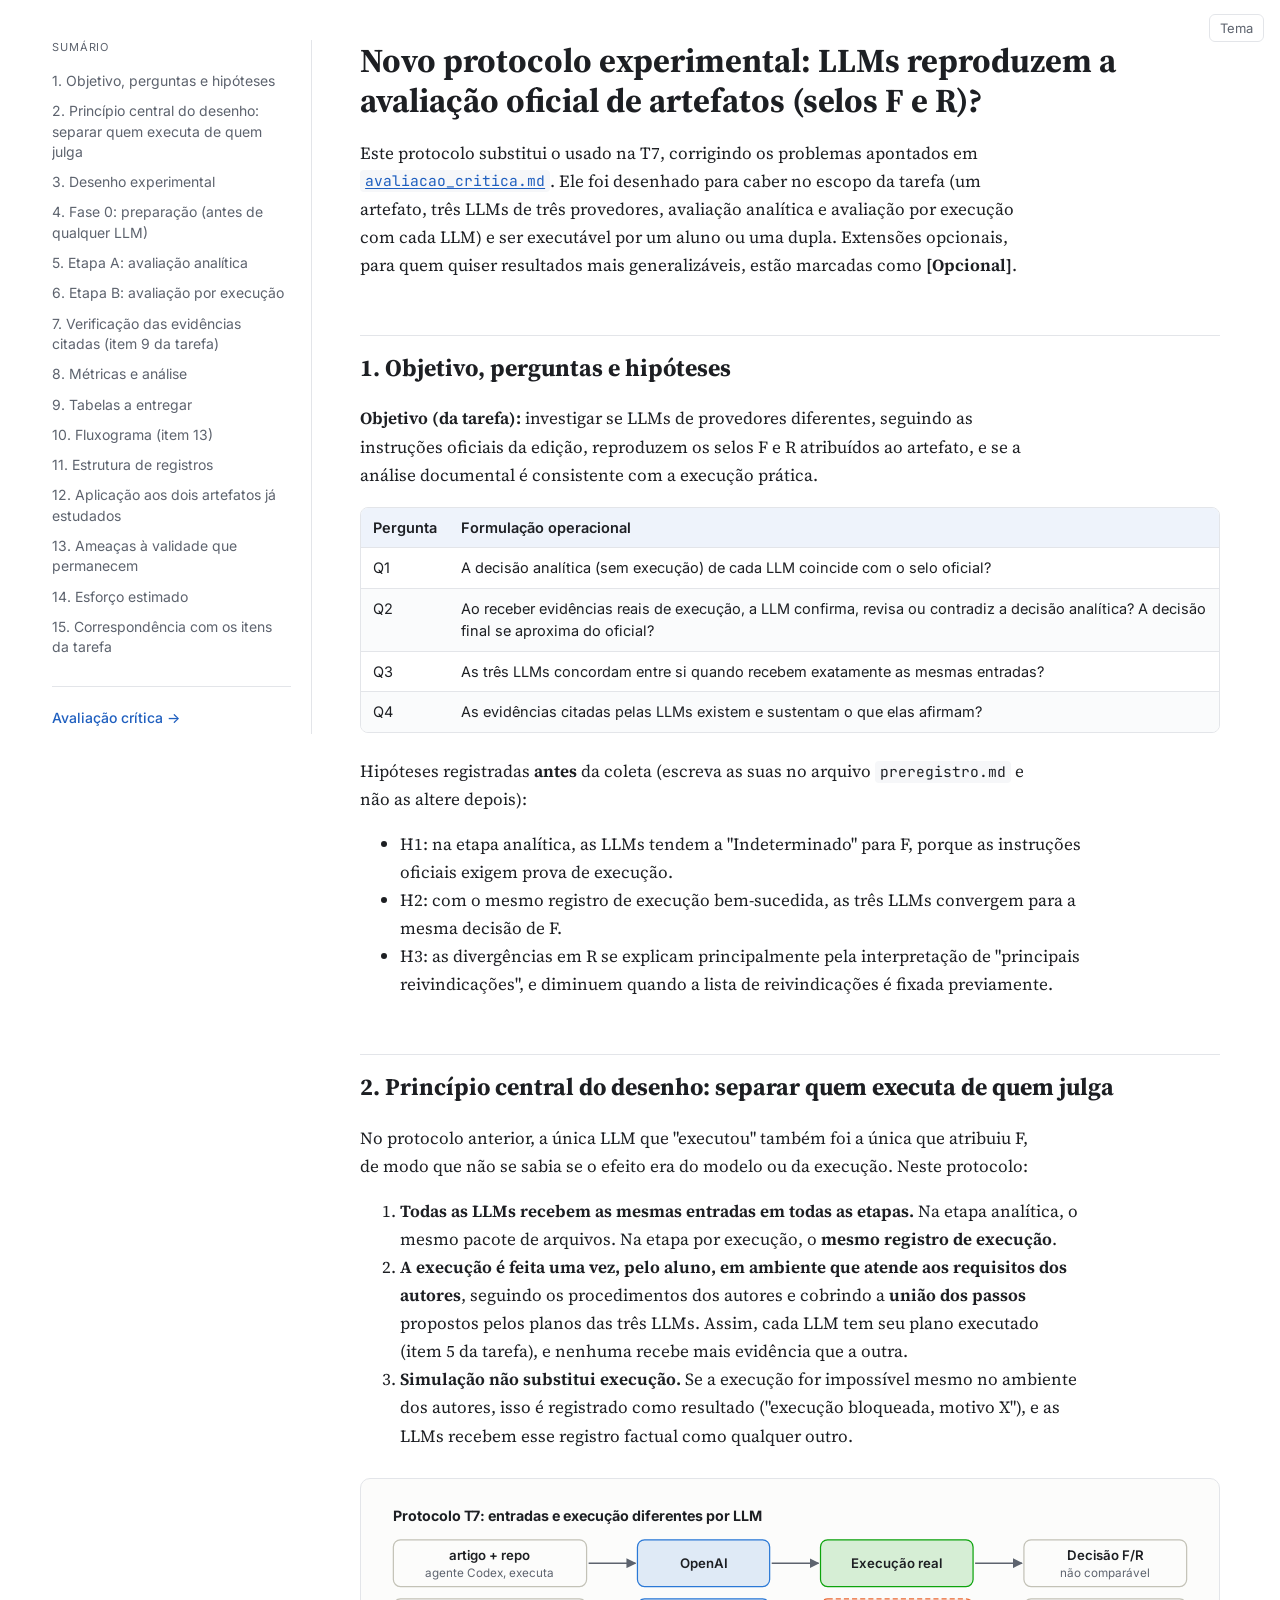
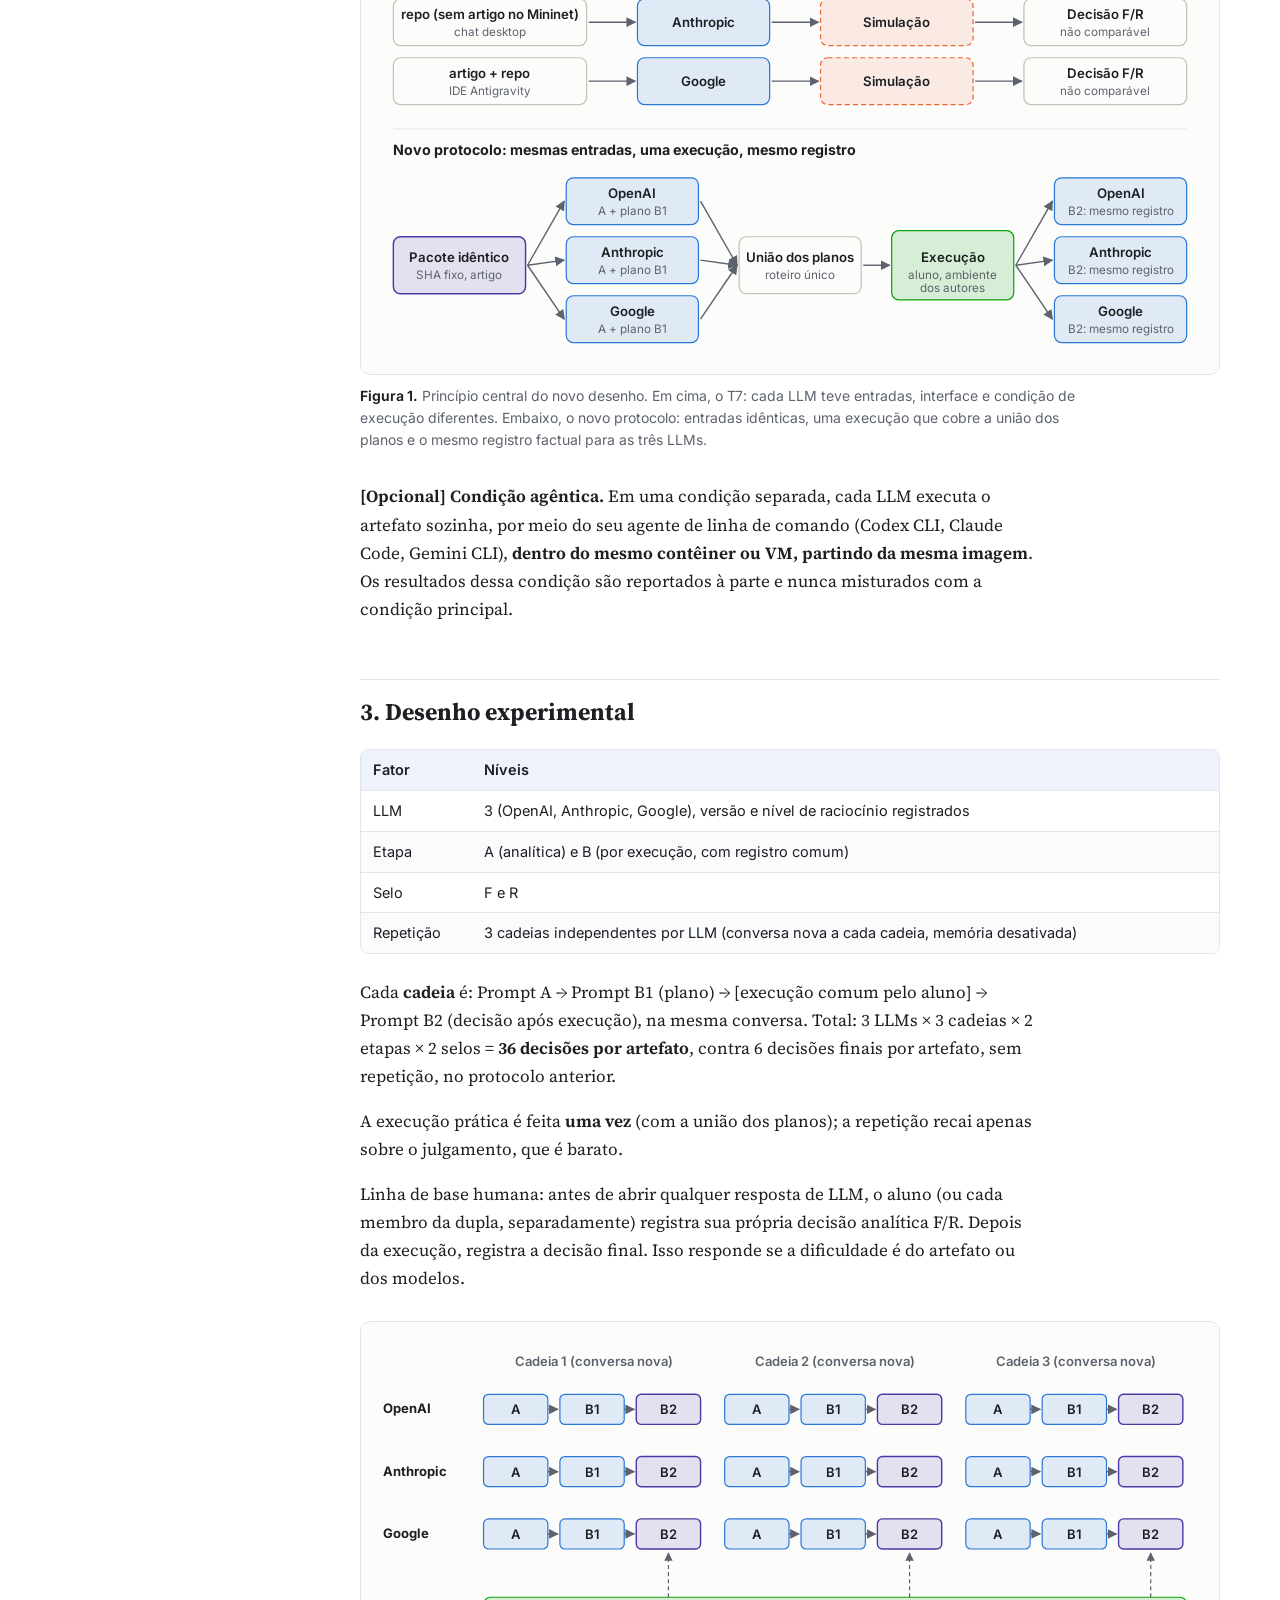
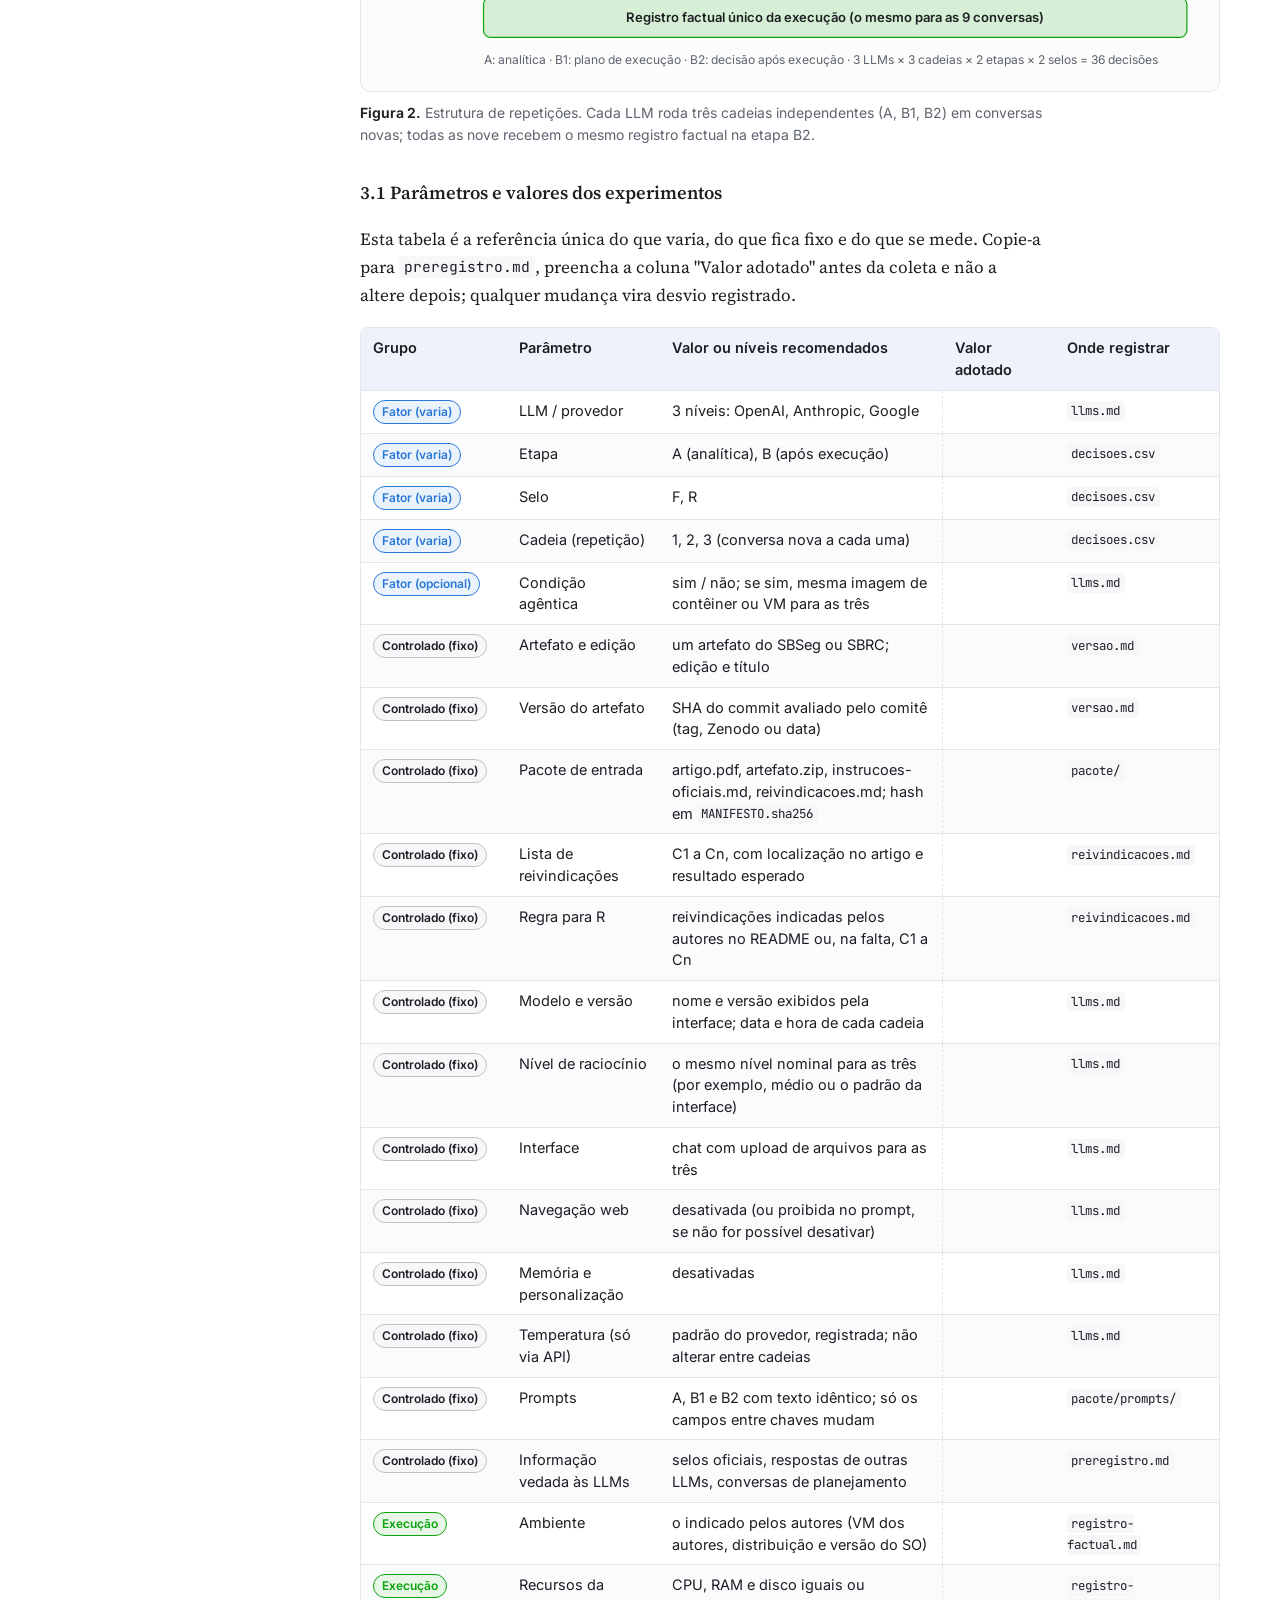
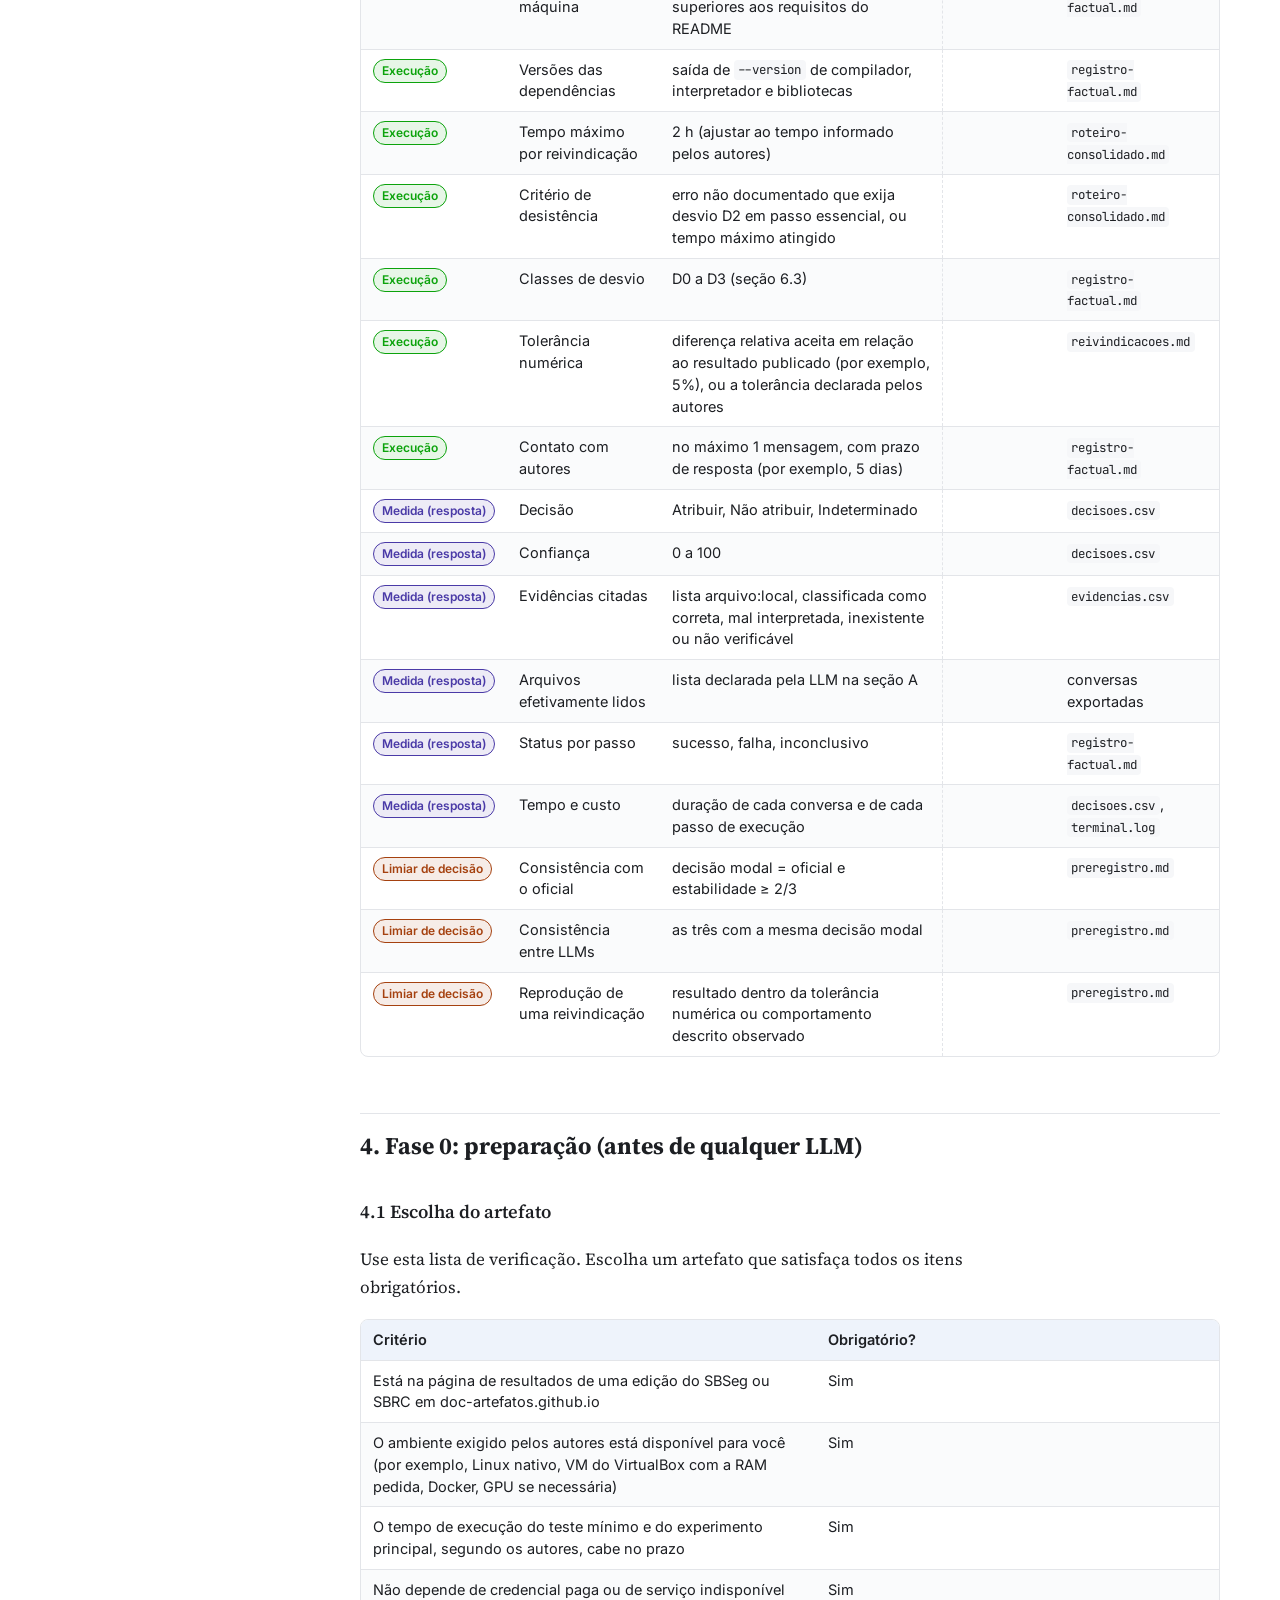
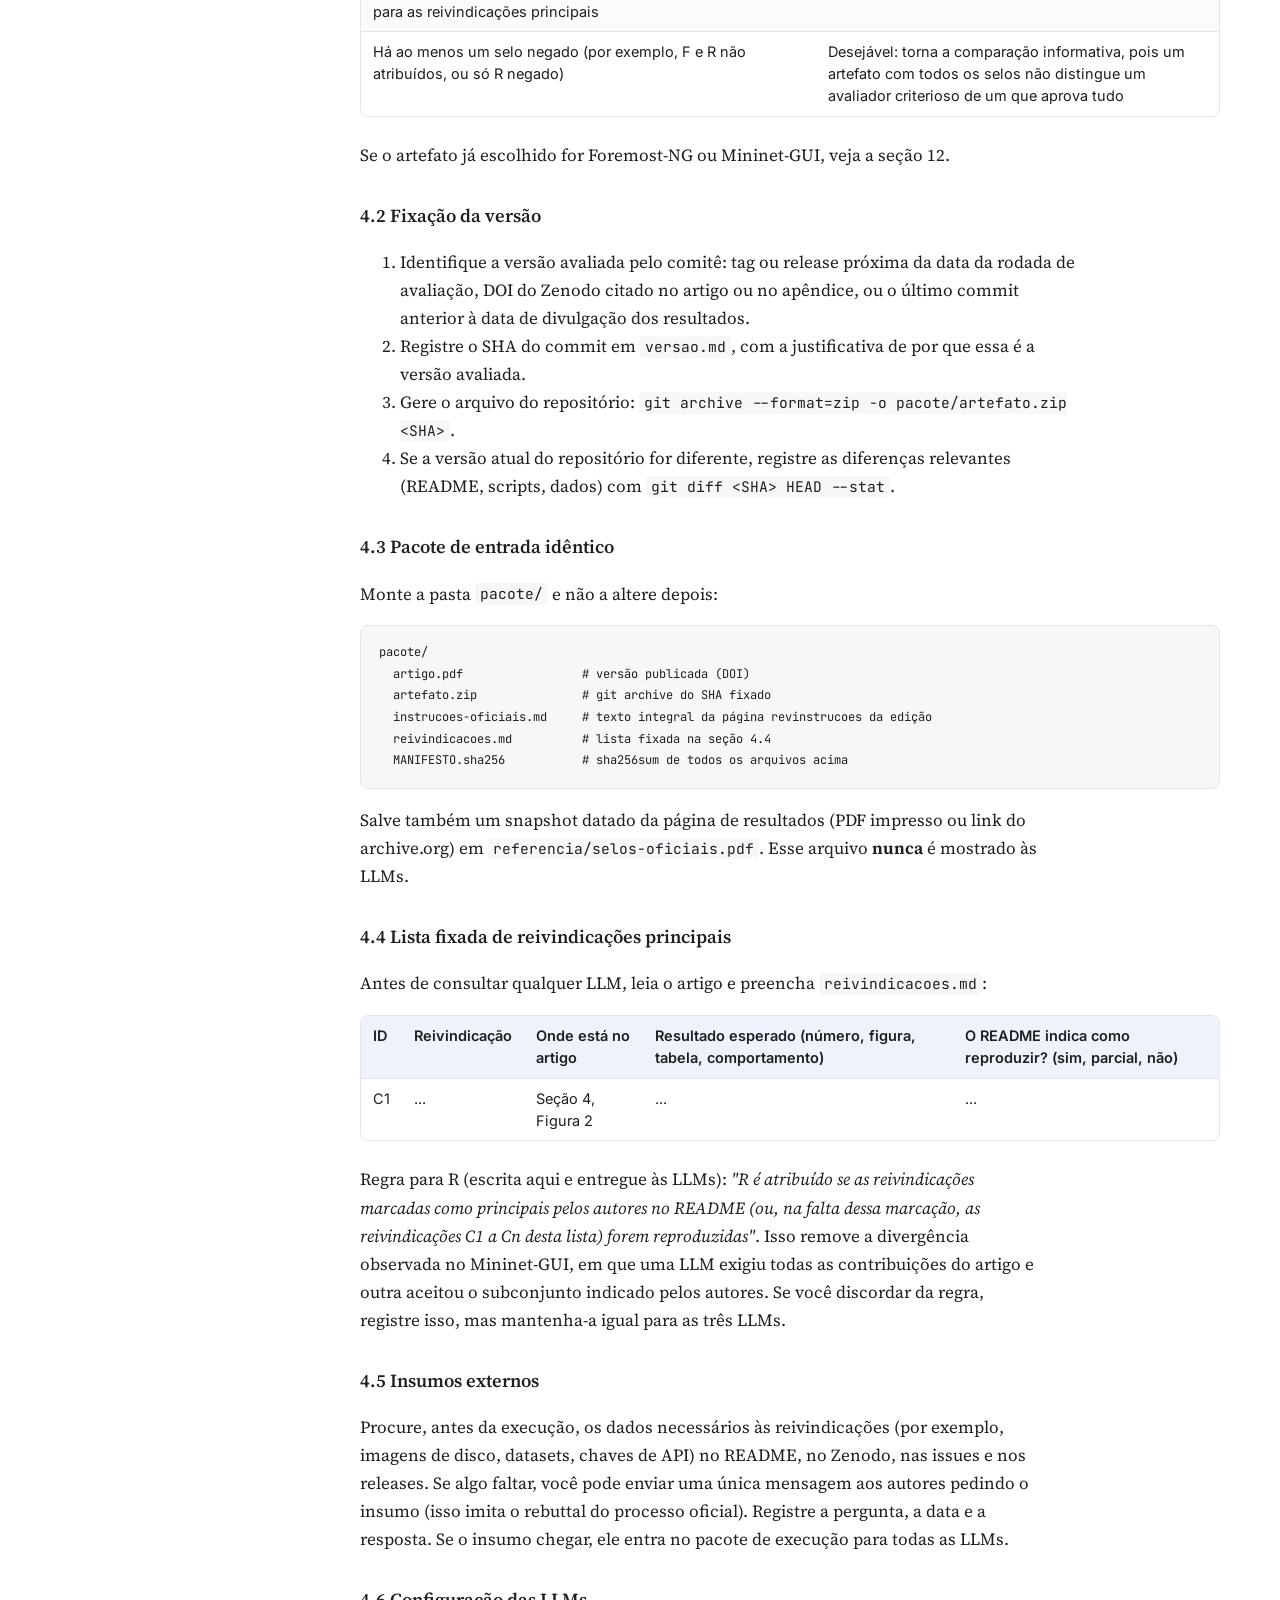
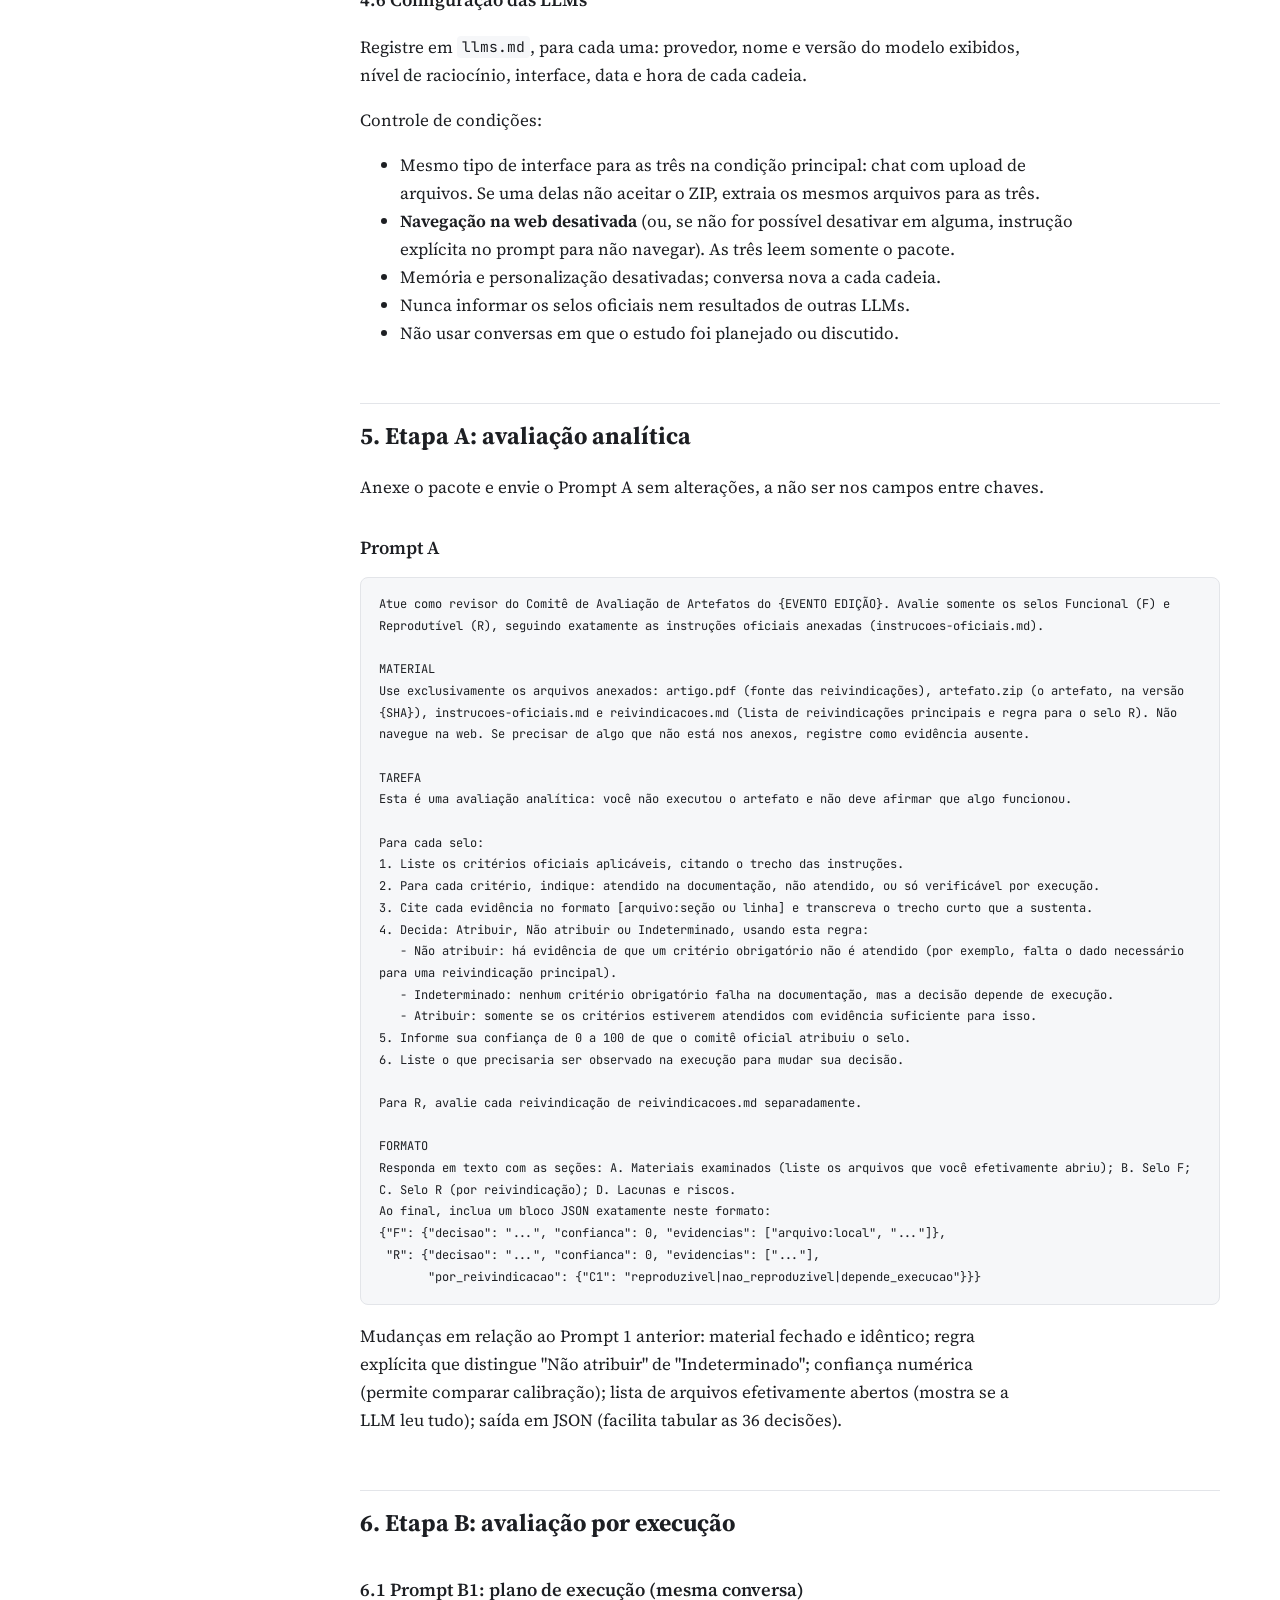
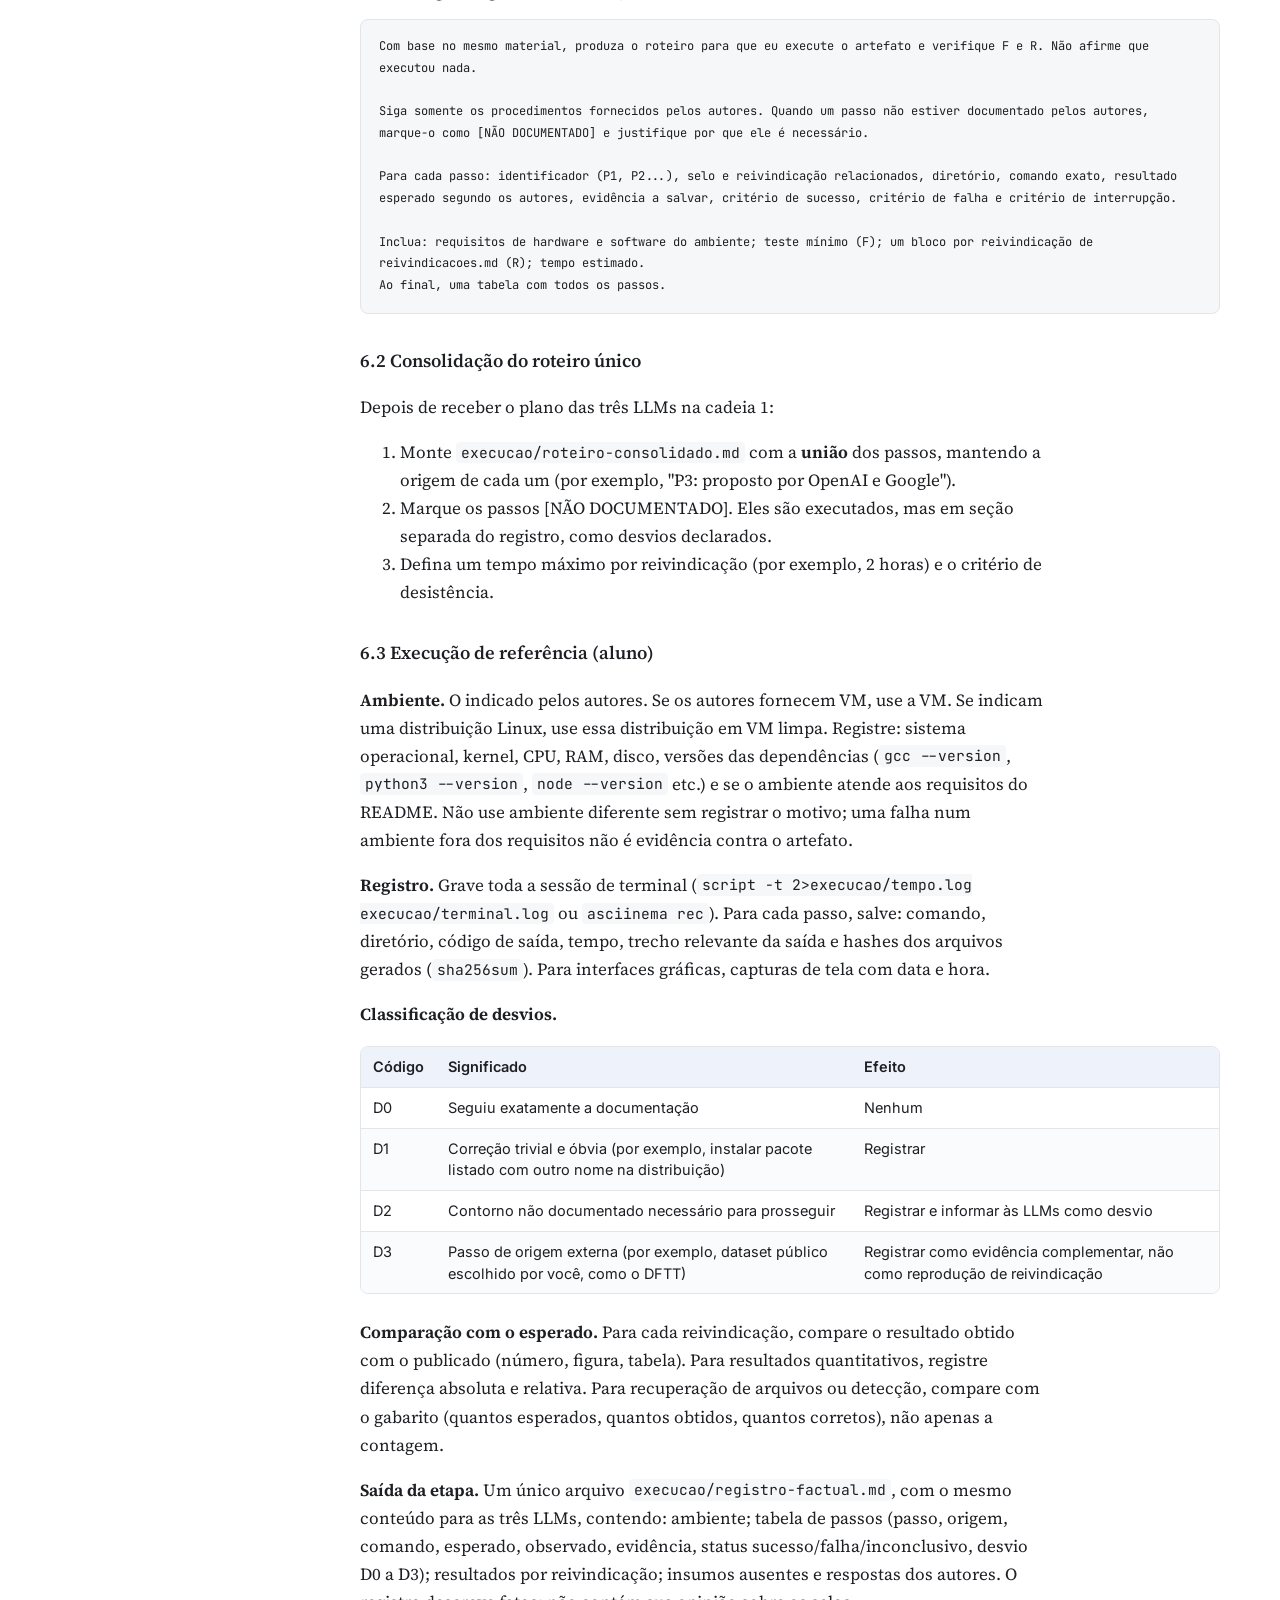
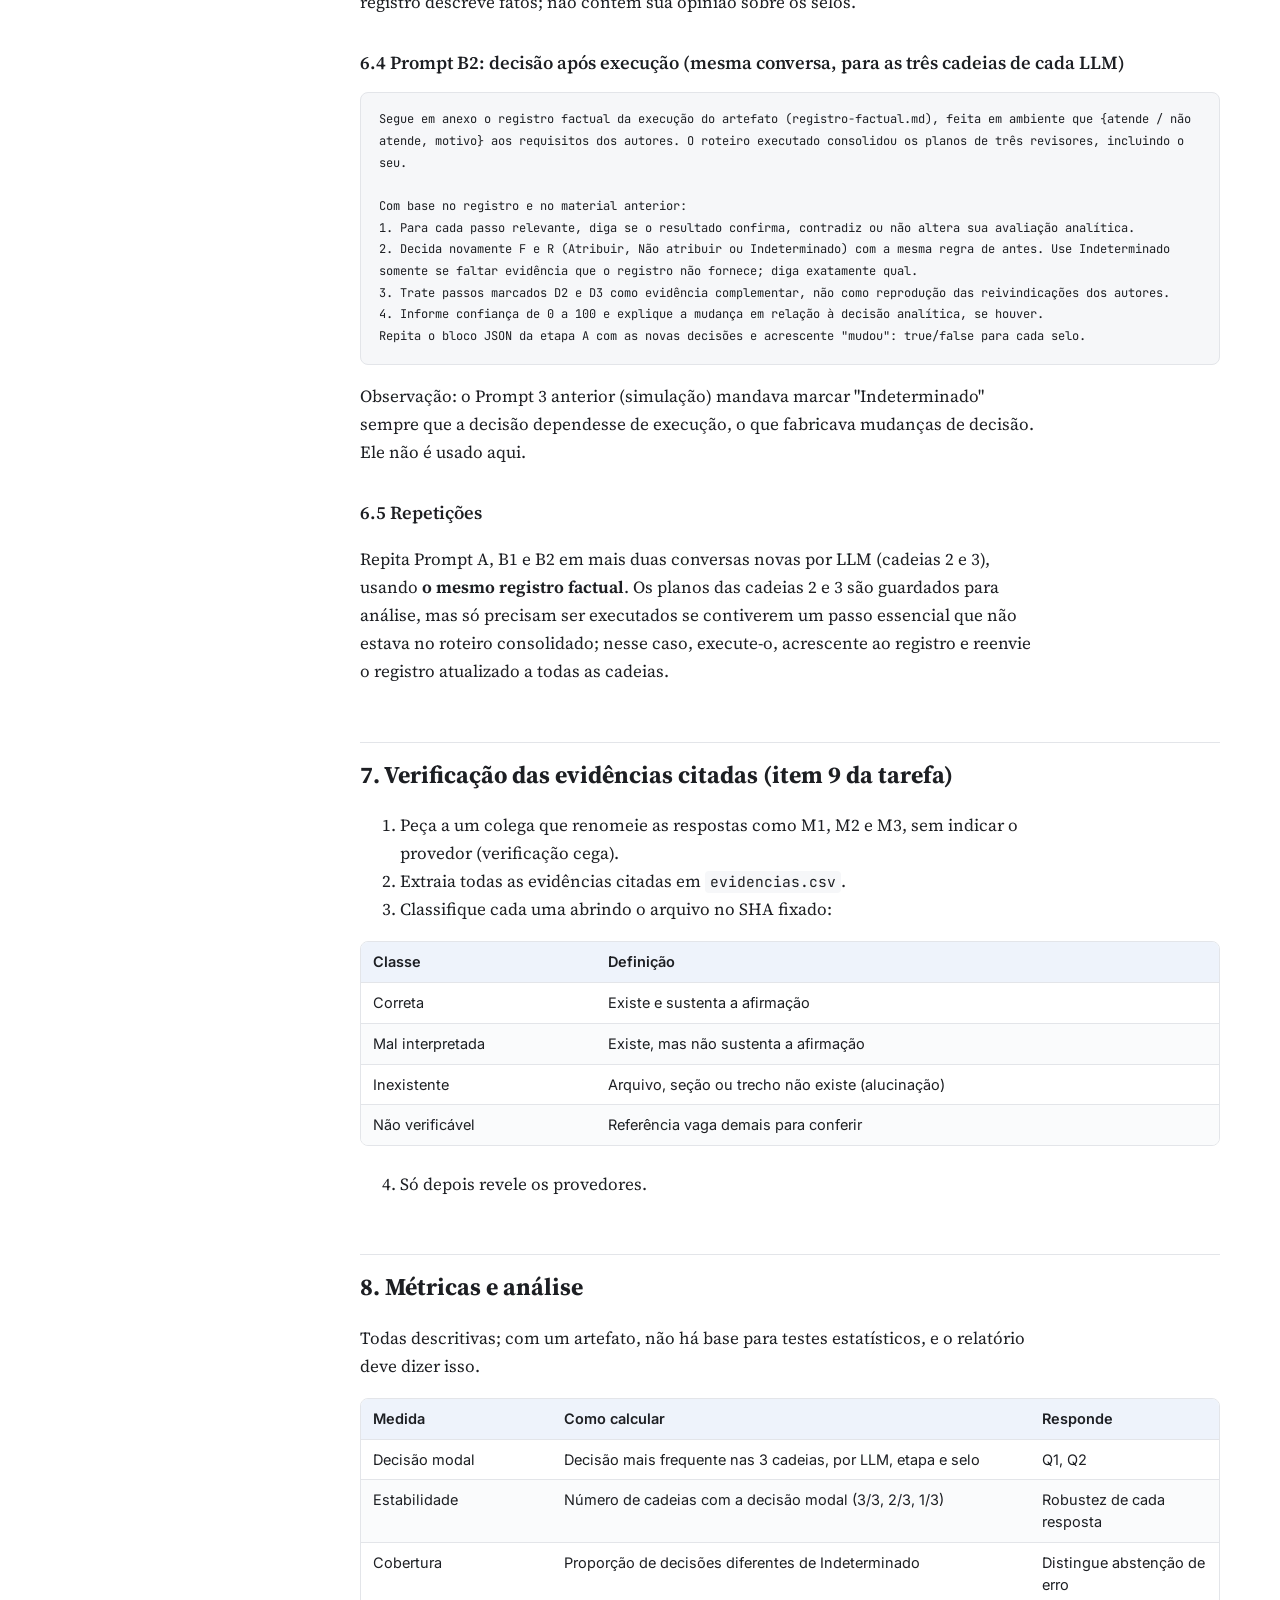
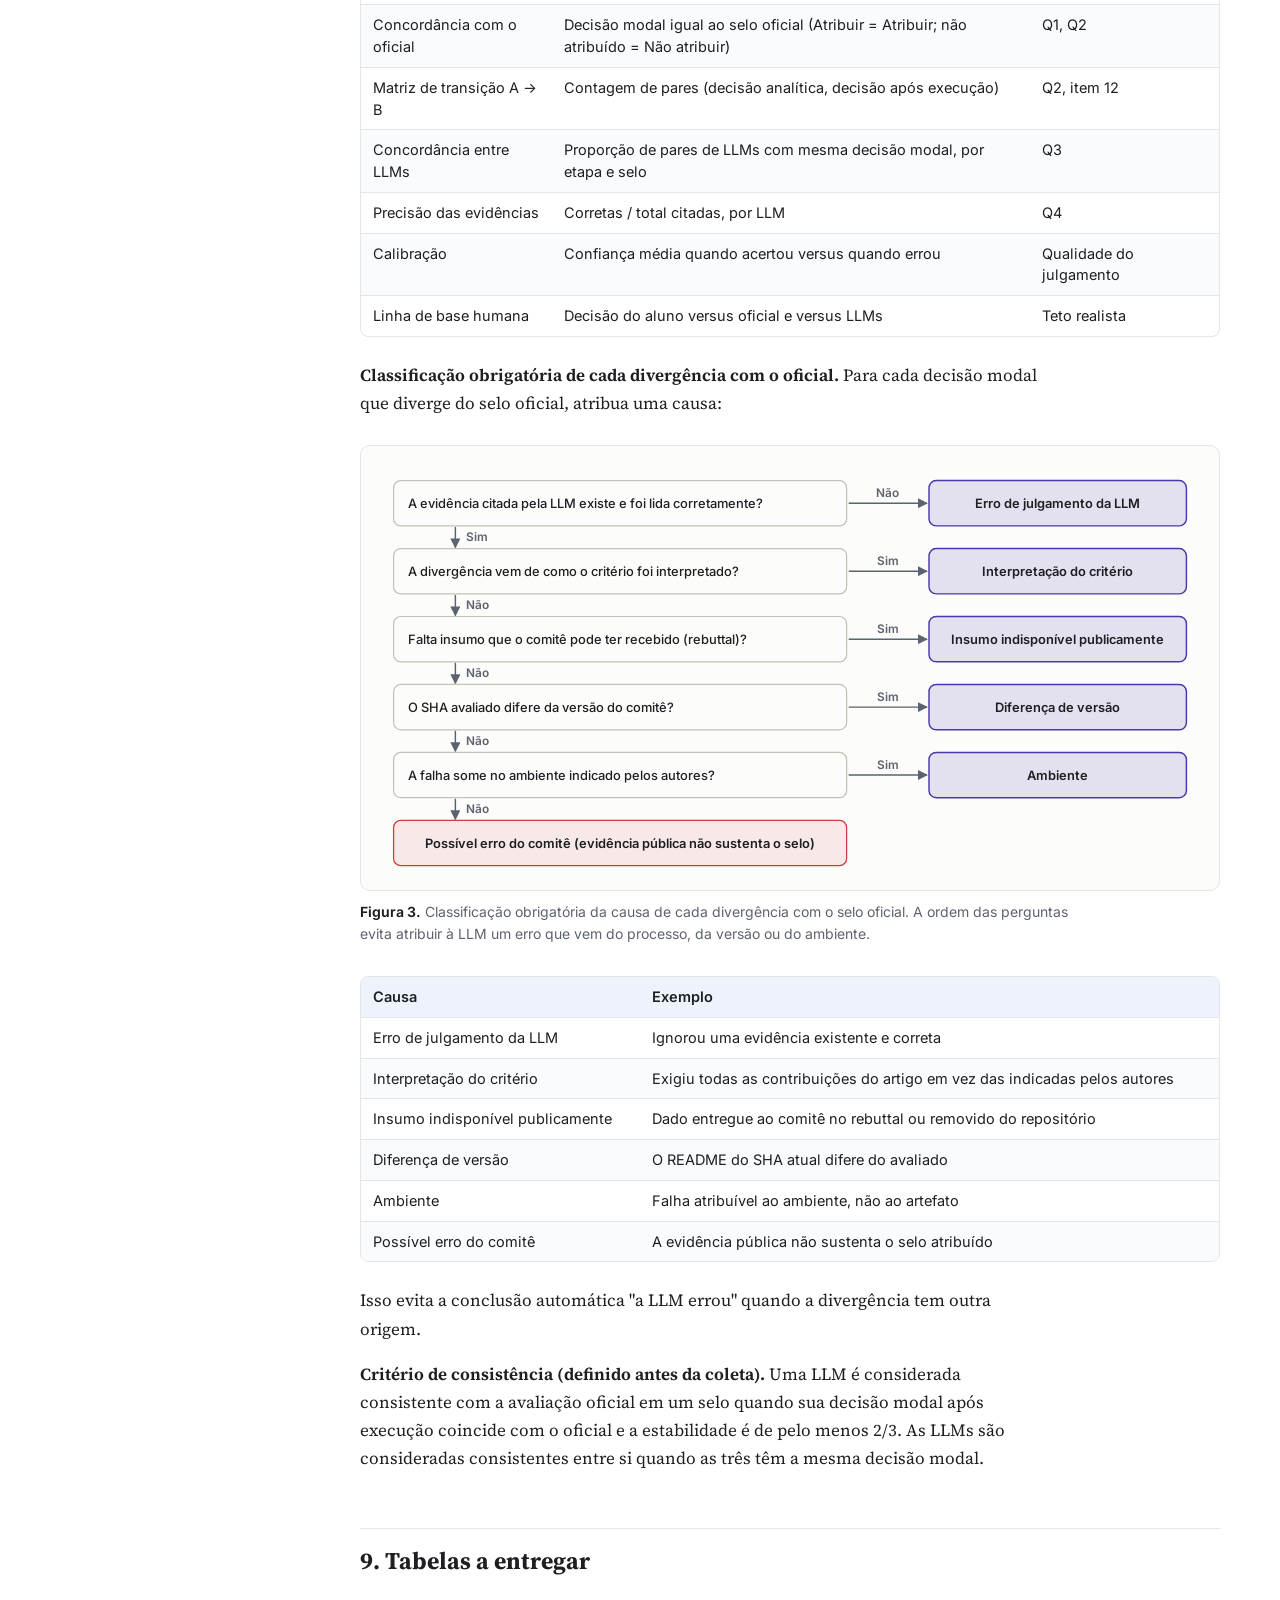
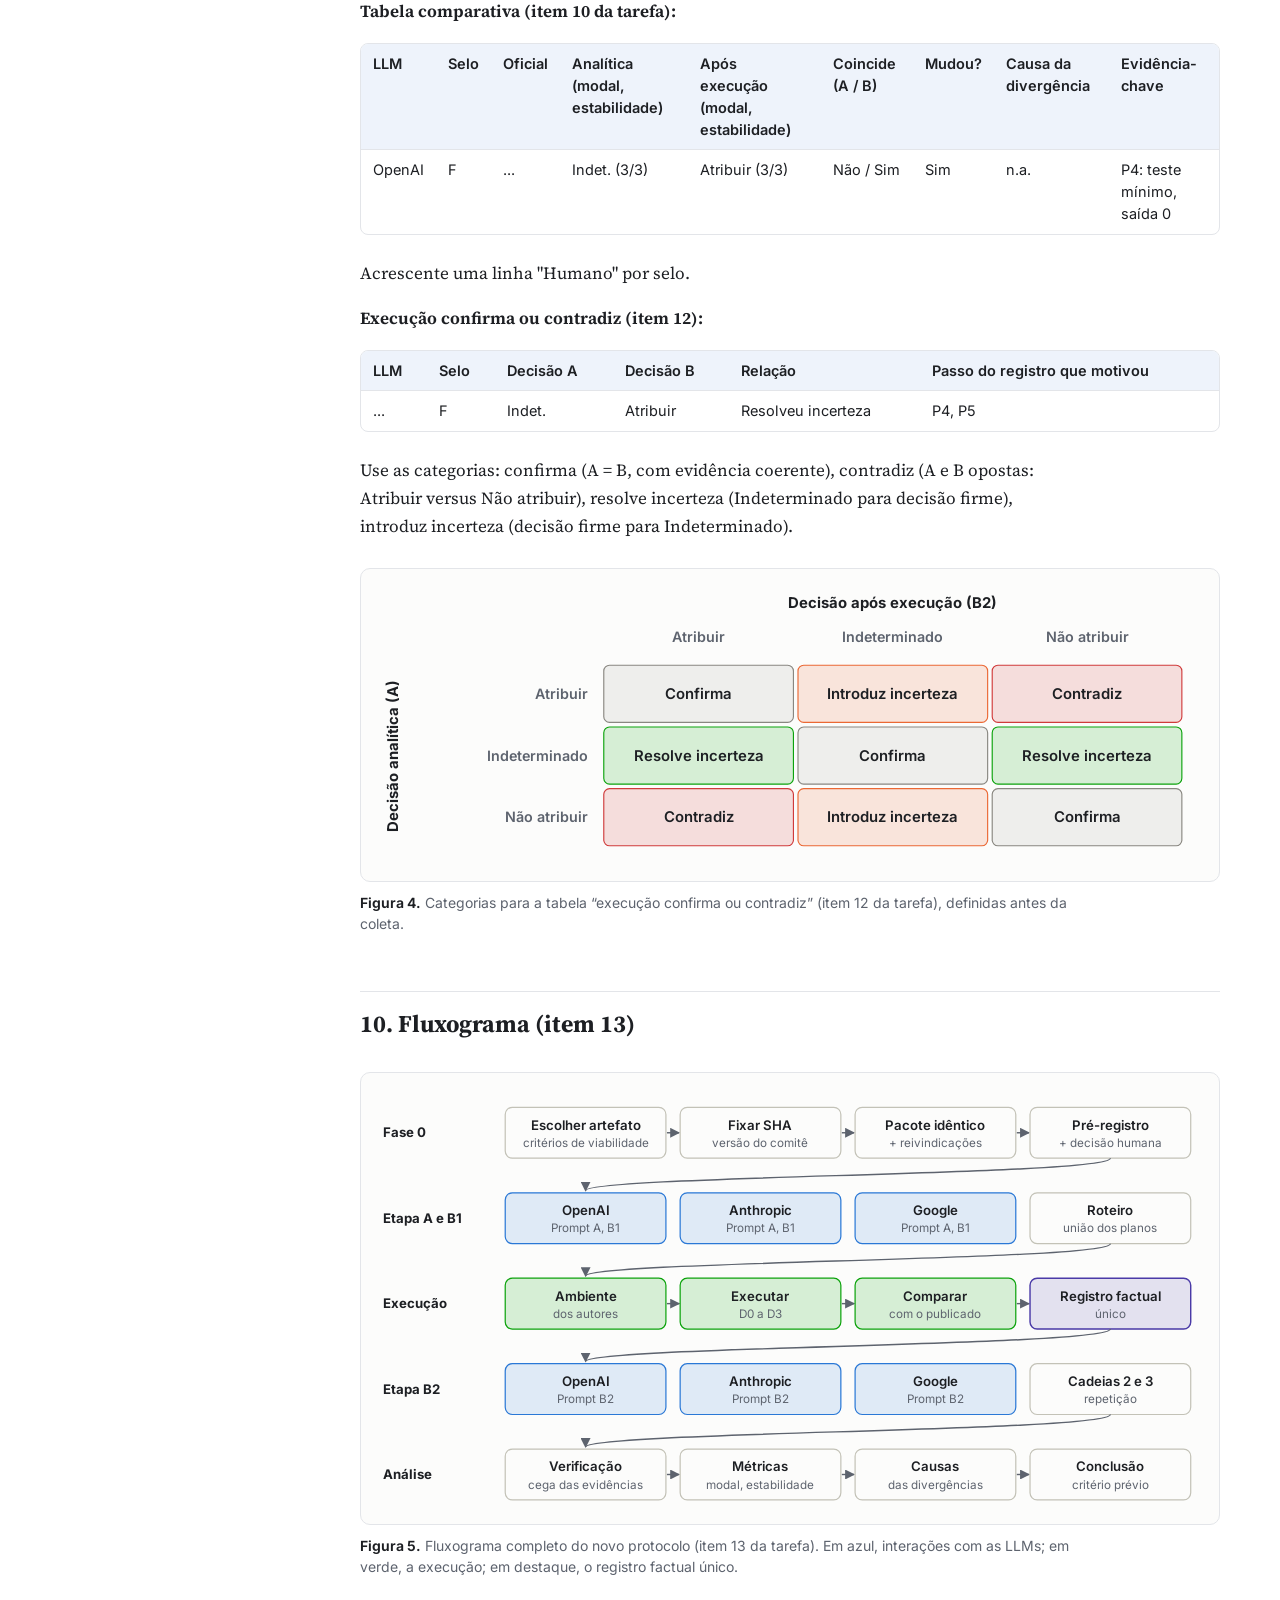
<file: leas_2026_2/tarefa_7/novo_protocolo.html>
<!doctype html>
<html lang="pt-BR">
<head>
<meta charset="utf-8">
<meta name="viewport" content="width=device-width, initial-scale=1">
<meta name="robots" content="noindex, nofollow, noarchive">
<title>Novo protocolo experimental</title>
<link rel="preconnect" href="https://fonts.googleapis.com">
<link href="https://fonts.googleapis.com/css2?family=Source+Serif+4:opsz,wght@8..60,400;8..60,600;8..60,700&family=Inter:wght@400;500;600&family=JetBrains+Mono:wght@400;500&display=swap" rel="stylesheet">
<style>
:root {
  --bg: #ffffff; --fg: #1d1f23; --muted: #5d636e; --line: #e3e5e9;
  --accent: #1f5fbf; --accent-soft: #eef3fb; --code-bg: #f6f7f9;
  --warn: #a5410f; --row: #fafbfc;
  --surface: #fcfcfb; --grid: #e1e0d9; --axis: #c3c2b7;
  --ok: #0ca30c; --bad: #d03b3b; --ind: #898781;
  --s1: #2a78d6; --s2: #eb6834; --s7: #4a3aa7;
}
@media (prefers-color-scheme: dark) {
  :root:not([data-theme="light"]) {
    --bg: #15171b; --fg: #e6e8eb; --muted: #9aa1ab; --line: #2c3037;
    --accent: #7fb0ff; --accent-soft: #1c2533; --code-bg: #1d2026;
    --warn: #f0a070; --row: #191c21;
    --surface: #1a1a19; --grid: #2c2c2a; --axis: #4a4a46;
    --ok: #0ca30c; --bad: #e66767; --ind: #898781;
    --s1: #3987e5; --s2: #d95926; --s7: #9085e9;
  }
}
:root[data-theme="dark"] {
  --bg: #15171b; --fg: #e6e8eb; --muted: #9aa1ab; --line: #2c3037;
  --accent: #7fb0ff; --accent-soft: #1c2533; --code-bg: #1d2026;
  --warn: #f0a070; --row: #191c21;
  --surface: #1a1a19; --grid: #2c2c2a; --axis: #4a4a46;
  --ok: #0ca30c; --bad: #e66767; --ind: #898781;
  --s1: #3987e5; --s2: #d95926; --s7: #9085e9;
}
* { box-sizing: border-box; }
html { scroll-behavior: smooth; }
body { margin: 0; background: var(--bg); color: var(--fg); font: 17px/1.65 "Source Serif 4", Georgia, serif; }
.wrap { display: grid; grid-template-columns: 260px minmax(0, 1fr); gap: 48px; max-width: 1240px; margin: 0 auto; padding: 40px 32px 96px; }
nav.toc { position: sticky; top: 24px; align-self: start; max-height: calc(100vh - 48px); overflow: auto; font: 14px/1.45 Inter, system-ui, sans-serif; border-right: 1px solid var(--line); padding-right: 20px; }
nav.toc .kicker { text-transform: uppercase; letter-spacing: .08em; font-size: 11px; color: var(--muted); margin-bottom: 10px; }
nav.toc a { display: block; color: var(--muted); text-decoration: none; padding: 5px 0; }
nav.toc a:hover { color: var(--accent); }
nav.toc .other { margin-top: 24px; padding-top: 16px; border-top: 1px solid var(--line); }
nav.toc .other a { color: var(--accent); font-weight: 500; }
main { min-width: 0; max-width: 860px; }
h1 { font-size: 2.1rem; line-height: 1.2; margin: 0 0 18px; font-weight: 700; }
h2 { font-size: 1.5rem; margin: 56px 0 14px; padding-top: 12px; border-top: 1px solid var(--line); font-weight: 700; }
h3 { font-size: 1.15rem; margin: 32px 0 8px; font-weight: 600; }
a { color: var(--accent); }
p, li { max-width: 76ch; }
hr { display: none; }
strong { font-weight: 650; }
code { font: .86em "JetBrains Mono", ui-monospace, monospace; background: var(--code-bg); padding: .1em .35em; border-radius: 4px; }
pre { background: var(--code-bg); border: 1px solid var(--line); border-radius: 8px; padding: 16px 18px; overflow-x: auto; font-size: 14px; line-height: 1.55; }
pre code { background: none; padding: 0; white-space: pre-wrap; word-break: break-word; }
pre.mermaid { background: transparent; border: 1px solid var(--line); text-align: center; white-space: pre; }
.table-wrap { overflow-x: auto; margin: 18px 0 24px; border: 1px solid var(--line); border-radius: 8px; }
table { border-collapse: collapse; width: 100%; font: 14.5px/1.5 Inter, system-ui, sans-serif; }
th, td { text-align: left; vertical-align: top; padding: 9px 12px; border-bottom: 1px solid var(--line); }
th { font-weight: 600; background: var(--accent-soft); }
tbody tr:nth-child(even) { background: var(--row); }
tbody tr:last-child td { border-bottom: none; }
.lead { font: 15px/1.6 Inter, system-ui, sans-serif; color: var(--muted); margin-bottom: 8px; }
.theme { position: fixed; top: 14px; right: 16px; font: 13px Inter, sans-serif; background: var(--bg); color: var(--muted); border: 1px solid var(--line); border-radius: 6px; padding: 5px 10px; cursor: pointer; }

.fig { margin: 28px 0 32px; }
.fig-scroll { overflow-x: auto; border: 1px solid var(--line); border-radius: 10px; padding: 14px 12px; background: var(--surface); }
.fig svg { display: block; width: 100%; height: auto; }
.fig figcaption { font: 14px/1.55 Inter, system-ui, sans-serif; color: var(--muted); margin-top: 10px; max-width: 80ch; }
.fig figcaption strong { color: var(--fg); }
.fig text { fill: var(--fg); }
.fig text.muted { fill: var(--muted); }
.fig text.warn { fill: var(--warn); }
.fig .rule { stroke: var(--line); stroke-width: 1; }
.fig .grid { stroke: var(--grid); stroke-width: 1; }
.fig .axis { stroke: var(--axis); stroke-width: 1.5; }
.fig .band { fill: none; stroke: var(--warn); stroke-width: 1.5; stroke-dasharray: 5 4; }
.fig .d-ok { fill: color-mix(in srgb, var(--ok) 18%, var(--surface)); stroke: var(--ok); stroke-width: 1.5; }
.fig .d-ind { fill: color-mix(in srgb, var(--ind) 14%, var(--surface)); stroke: var(--ind); stroke-width: 1.5; stroke-dasharray: 4 3; }
.fig .d-bad { fill: color-mix(in srgb, var(--bad) 16%, var(--surface)); stroke: var(--bad); stroke-width: 1.5; }
.fig .dot-match { fill: var(--ok); stroke: var(--surface); stroke-width: 2; }
.fig .st-ok { fill: color-mix(in srgb, var(--s1) 26%, var(--surface)); stroke: var(--s1); stroke-width: 1.5; }
.fig .st-empty { fill: var(--surface); stroke: var(--s1); stroke-width: 1.5; }
.fig .st-sim { stroke: var(--s2); stroke-width: 1.5; stroke-dasharray: 5 3; }
.fig .hatch-line { stroke: color-mix(in srgb, var(--s2) 40%, transparent); stroke-width: 2; }
.fig .bar-s1 { fill: var(--s1); }
.fig .bar-s1-light { fill: color-mix(in srgb, var(--s1) 35%, var(--surface)); }
.fig .bar-ref { stroke: var(--ind); stroke-width: 1.5; }
.fig .flow-exec { stroke: var(--s1); opacity: .85; }
.fig .flow-p3 { stroke: var(--s2); opacity: .85; }
.fig .flow-same { stroke: var(--ind); opacity: .45; }
.fig .nb { fill: var(--surface); stroke: var(--axis); stroke-width: 1.2; }
.fig .nb-llm { fill: color-mix(in srgb, var(--s1) 14%, var(--surface)); stroke: var(--s1); stroke-width: 1.2; }
.fig .nb-ok { fill: color-mix(in srgb, var(--ok) 16%, var(--surface)); stroke: var(--ok); stroke-width: 1.2; }
.fig .nb-sim { fill: color-mix(in srgb, var(--s2) 12%, var(--surface)); stroke: var(--s2); stroke-width: 1.2; stroke-dasharray: 5 3; }
.fig .nb-key { fill: color-mix(in srgb, var(--s7) 14%, var(--surface)); stroke: var(--s7); stroke-width: 1.4; }
.fig .nb-warn { fill: color-mix(in srgb, var(--bad) 10%, var(--surface)); stroke: var(--bad); stroke-width: 1.2; }
.fig .c-conf { fill: color-mix(in srgb, var(--ind) 12%, var(--surface)); stroke: var(--ind); }
.fig .c-contra { fill: color-mix(in srgb, var(--bad) 16%, var(--surface)); stroke: var(--bad); }
.fig .c-res { fill: color-mix(in srgb, var(--ok) 16%, var(--surface)); stroke: var(--ok); }
.fig .c-intro { fill: color-mix(in srgb, var(--s2) 16%, var(--surface)); stroke: var(--s2); }
.fig .arr { stroke: var(--muted); stroke-width: 1.4; }
.fig .arr-dash { stroke: var(--muted); stroke-width: 1.2; stroke-dasharray: 4 3; }
.fig .ah { fill: var(--muted); }
.fig g:hover > rect, .fig g:hover > path { filter: brightness(0.96); }

.params td:first-child { white-space: nowrap; }
.chip { display: inline-block; font-size: 12px; font-weight: 600; padding: 2px 8px; border-radius: 999px; border: 1px solid; }
.chip.fator { color: var(--s1); border-color: var(--s1); background: color-mix(in srgb, var(--s1) 10%, var(--bg)); }
.chip.ctrl { color: var(--fg); border-color: var(--axis); background: var(--code-bg); }
.chip.exec { color: var(--ok); border-color: var(--ok); background: color-mix(in srgb, var(--ok) 10%, var(--bg)); }
.chip.medida { color: var(--s7); border-color: var(--s7); background: color-mix(in srgb, var(--s7) 10%, var(--bg)); }
.chip.limiar { color: var(--warn); border-color: var(--warn); background: color-mix(in srgb, var(--warn) 10%, var(--bg)); }
.params td:nth-child(4) { min-width: 110px; border-left: 1px dashed var(--line); }
@media (max-width: 900px) {
  .wrap { grid-template-columns: 1fr; padding: 24px 16px 64px; gap: 8px; }
  nav.toc { position: static; max-height: none; border-right: none; border-bottom: 1px solid var(--line); padding: 0 0 16px; }
  h1 { font-size: 1.6rem; }
  body { font-size: 16px; }
}
@media print { nav.toc, .theme { display: none; } .wrap { display: block; } }
</style>
</head>
<body>
<button class="theme" id="theme" type="button">Tema</button>
<div class="wrap">
<nav class="toc">
<div class="kicker">Sumário</div>
<a href="#1-objetivo-perguntas-e-hipóteses">1. Objetivo, perguntas e hipóteses</a>
<a href="#2-princípio-central-do-desenho-separar-quem-executa-de-quem-julga">2. Princípio central do desenho: separar quem executa de quem julga</a>
<a href="#3-desenho-experimental">3. Desenho experimental</a>
<a href="#4-fase-0-preparação-antes-de-qualquer-llm">4. Fase 0: preparação (antes de qualquer LLM)</a>
<a href="#5-etapa-a-avaliação-analítica">5. Etapa A: avaliação analítica</a>
<a href="#6-etapa-b-avaliação-por-execução">6. Etapa B: avaliação por execução</a>
<a href="#7-verificação-das-evidências-citadas-item-9-da-tarefa">7. Verificação das evidências citadas (item 9 da tarefa)</a>
<a href="#8-métricas-e-análise">8. Métricas e análise</a>
<a href="#9-tabelas-a-entregar">9. Tabelas a entregar</a>
<a href="#10-fluxograma-item-13">10. Fluxograma (item 13)</a>
<a href="#11-estrutura-de-registros">11. Estrutura de registros</a>
<a href="#12-aplicação-aos-dois-artefatos-já-estudados">12. Aplicação aos dois artefatos já estudados</a>
<a href="#13-ameaças-à-validade-que-permanecem">13. Ameaças à validade que permanecem</a>
<a href="#14-esforço-estimado">14. Esforço estimado</a>
<a href="#15-correspondência-com-os-itens-da-tarefa">15. Correspondência com os itens da tarefa</a>
<div class="other"><a href="avaliacao_critica.html">Avaliação crítica &rarr;</a></div>
</nav>
<main>
<h1>Novo protocolo experimental: LLMs reproduzem a avaliação oficial de artefatos (selos F e R)?</h1>
<p>Este protocolo substitui o usado na T7, corrigindo os problemas apontados em <a href="avaliacao_critica.html"><code>avaliacao_critica.md</code></a>. Ele foi desenhado para caber no escopo da tarefa (um artefato, três LLMs de três provedores, avaliação analítica e avaliação por execução com cada LLM) e ser executável por um aluno ou uma dupla. Extensões opcionais, para quem quiser resultados mais generalizáveis, estão marcadas como <strong>[Opcional]</strong>.</p>
<hr />
<h2 id="1-objetivo-perguntas-e-hipóteses">1. Objetivo, perguntas e hipóteses</h2>
<p><strong>Objetivo (da tarefa):</strong> investigar se LLMs de provedores diferentes, seguindo as instruções oficiais da edição, reproduzem os selos F e R atribuídos ao artefato, e se a análise documental é consistente com a execução prática.</p>
<div class="table-wrap"><table>
<thead>
<tr>
<th>Pergunta</th>
<th>Formulação operacional</th>
</tr>
</thead>
<tbody>
<tr>
<td>Q1</td>
<td>A decisão analítica (sem execução) de cada LLM coincide com o selo oficial?</td>
</tr>
<tr>
<td>Q2</td>
<td>Ao receber evidências reais de execução, a LLM confirma, revisa ou contradiz a decisão analítica? A decisão final se aproxima do oficial?</td>
</tr>
<tr>
<td>Q3</td>
<td>As três LLMs concordam entre si quando recebem exatamente as mesmas entradas?</td>
</tr>
<tr>
<td>Q4</td>
<td>As evidências citadas pelas LLMs existem e sustentam o que elas afirmam?</td>
</tr>
</tbody>
</table></div>
<p>Hipóteses registradas <strong>antes</strong> da coleta (escreva as suas no arquivo <code>preregistro.md</code> e não as altere depois):</p>
<ul>
<li>H1: na etapa analítica, as LLMs tendem a "Indeterminado" para F, porque as instruções oficiais exigem prova de execução.</li>
<li>H2: com o mesmo registro de execução bem-sucedida, as três LLMs convergem para a mesma decisão de F.</li>
<li>H3: as divergências em R se explicam principalmente pela interpretação de "principais reivindicações", e diminuem quando a lista de reivindicações é fixada previamente.</li>
</ul>
<hr />
<h2 id="2-princípio-central-do-desenho-separar-quem-executa-de-quem-julga">2. Princípio central do desenho: separar quem executa de quem julga</h2>
<p>No protocolo anterior, a única LLM que "executou" também foi a única que atribuiu F, de modo que não se sabia se o efeito era do modelo ou da execução. Neste protocolo:</p>
<ol>
<li><strong>Todas as LLMs recebem as mesmas entradas em todas as etapas.</strong> Na etapa analítica, o mesmo pacote de arquivos. Na etapa por execução, o <strong>mesmo registro de execução</strong>.</li>
<li><strong>A execução é feita uma vez, pelo aluno, em ambiente que atende aos requisitos dos autores</strong>, seguindo os procedimentos dos autores e cobrindo a <strong>união dos passos</strong> propostos pelos planos das três LLMs. Assim, cada LLM tem seu plano executado (item 5 da tarefa), e nenhuma recebe mais evidência que a outra.</li>
<li><strong>Simulação não substitui execução.</strong> Se a execução for impossível mesmo no ambiente dos autores, isso é registrado como resultado ("execução bloqueada, motivo X"), e as LLMs recebem esse registro factual como qualquer outro.</li>
</ol>
<figure class="fig"><div class="fig-scroll"><svg viewBox="0 0 820 460" role="img" aria-label="Comparação entre o desenho anterior e o novo" font-family="Inter, system-ui, sans-serif" style="min-width:640px"><defs><marker id="ah" viewBox="0 0 10 10" refX="9" refY="5" markerWidth="7" markerHeight="7" orient="auto-start-reverse"><path d="M0,0 L10,5 L0,10 z" class="ah"/></marker></defs><text x="20" y="28" font-size="14" text-anchor="start" font-weight="700" class="ink">Protocolo T7: entradas e execução diferentes por LLM</text><rect x="20" y="46" width="190" height="46" rx="7" class="nb"/><text x="115.0" y="66.0" font-size="13" text-anchor="middle" font-weight="600" class="ink">artigo + repo</text><text x="115.0" y="83.0" font-size="11.5" text-anchor="middle" font-weight="400" class="muted">agente Codex, executa</text><line x1="212" y1="69" x2="258" y2="69" class="arr" marker-end="url(#ah)"/><rect x="260" y="46" width="130" height="46" rx="7" class="nb-llm"/><text x="325.0" y="73.5" font-size="13" text-anchor="middle" font-weight="600" class="ink">OpenAI</text><line x1="392" y1="69" x2="438" y2="69" class="arr" marker-end="url(#ah)"/><rect x="440" y="46" width="150" height="46" rx="7" class="nb-ok"/><text x="515.0" y="73.5" font-size="13" text-anchor="middle" font-weight="600" class="ink">Execução real</text><line x1="592" y1="69" x2="638" y2="69" class="arr" marker-end="url(#ah)"/><rect x="640" y="46" width="160" height="46" rx="7" class="nb"/><text x="720.0" y="66.0" font-size="13" text-anchor="middle" font-weight="600" class="ink">Decisão F/R</text><text x="720.0" y="83.0" font-size="11.5" text-anchor="middle" font-weight="400" class="muted">não comparável</text><rect x="20" y="104" width="190" height="46" rx="7" class="nb"/><text x="115.0" y="124.0" font-size="13" text-anchor="middle" font-weight="600" class="ink">repo (sem artigo no Mininet)</text><text x="115.0" y="141.0" font-size="11.5" text-anchor="middle" font-weight="400" class="muted">chat desktop</text><line x1="212" y1="127" x2="258" y2="127" class="arr" marker-end="url(#ah)"/><rect x="260" y="104" width="130" height="46" rx="7" class="nb-llm"/><text x="325.0" y="131.5" font-size="13" text-anchor="middle" font-weight="600" class="ink">Anthropic</text><line x1="392" y1="127" x2="438" y2="127" class="arr" marker-end="url(#ah)"/><rect x="440" y="104" width="150" height="46" rx="7" class="nb-sim"/><text x="515.0" y="131.5" font-size="13" text-anchor="middle" font-weight="600" class="ink">Simulação</text><line x1="592" y1="127" x2="638" y2="127" class="arr" marker-end="url(#ah)"/><rect x="640" y="104" width="160" height="46" rx="7" class="nb"/><text x="720.0" y="124.0" font-size="13" text-anchor="middle" font-weight="600" class="ink">Decisão F/R</text><text x="720.0" y="141.0" font-size="11.5" text-anchor="middle" font-weight="400" class="muted">não comparável</text><rect x="20" y="162" width="190" height="46" rx="7" class="nb"/><text x="115.0" y="182.0" font-size="13" text-anchor="middle" font-weight="600" class="ink">artigo + repo</text><text x="115.0" y="199.0" font-size="11.5" text-anchor="middle" font-weight="400" class="muted">IDE Antigravity</text><line x1="212" y1="185" x2="258" y2="185" class="arr" marker-end="url(#ah)"/><rect x="260" y="162" width="130" height="46" rx="7" class="nb-llm"/><text x="325.0" y="189.5" font-size="13" text-anchor="middle" font-weight="600" class="ink">Google</text><line x1="392" y1="185" x2="438" y2="185" class="arr" marker-end="url(#ah)"/><rect x="440" y="162" width="150" height="46" rx="7" class="nb-sim"/><text x="515.0" y="189.5" font-size="13" text-anchor="middle" font-weight="600" class="ink">Simulação</text><line x1="592" y1="185" x2="638" y2="185" class="arr" marker-end="url(#ah)"/><rect x="640" y="162" width="160" height="46" rx="7" class="nb"/><text x="720.0" y="182.0" font-size="13" text-anchor="middle" font-weight="600" class="ink">Decisão F/R</text><text x="720.0" y="199.0" font-size="11.5" text-anchor="middle" font-weight="400" class="muted">não comparável</text><line x1="20" x2="800" y1="232" y2="232" class="rule"/><text x="20" y="258" font-size="14" text-anchor="start" font-weight="700" class="ink">Novo protocolo: mesmas entradas, uma execução, mesmo registro</text><rect x="20" y="338" width="130" height="56" rx="7" class="nb-key"/><text x="85.0" y="363.0" font-size="13" text-anchor="middle" font-weight="600" class="ink">Pacote idêntico</text><text x="85.0" y="380.0" font-size="11.5" text-anchor="middle" font-weight="400" class="muted">SHA fixo, artigo</text><line x1="152" y1="366" x2="188" y2="303" class="arr" marker-end="url(#ah)"/><rect x="190" y="280" width="130" height="46" rx="7" class="nb-llm"/><text x="255.0" y="300.0" font-size="13" text-anchor="middle" font-weight="600" class="ink">OpenAI</text><text x="255.0" y="317.0" font-size="11.5" text-anchor="middle" font-weight="400" class="muted">A + plano B1</text><line x1="322" y1="303" x2="358" y2="366" class="arr" marker-end="url(#ah)"/><line x1="152" y1="366" x2="188" y2="361" class="arr" marker-end="url(#ah)"/><rect x="190" y="338" width="130" height="46" rx="7" class="nb-llm"/><text x="255.0" y="358.0" font-size="13" text-anchor="middle" font-weight="600" class="ink">Anthropic</text><text x="255.0" y="375.0" font-size="11.5" text-anchor="middle" font-weight="400" class="muted">A + plano B1</text><line x1="322" y1="361" x2="358" y2="366" class="arr" marker-end="url(#ah)"/><line x1="152" y1="366" x2="188" y2="419" class="arr" marker-end="url(#ah)"/><rect x="190" y="396" width="130" height="46" rx="7" class="nb-llm"/><text x="255.0" y="416.0" font-size="13" text-anchor="middle" font-weight="600" class="ink">Google</text><text x="255.0" y="433.0" font-size="11.5" text-anchor="middle" font-weight="400" class="muted">A + plano B1</text><line x1="322" y1="419" x2="358" y2="366" class="arr" marker-end="url(#ah)"/><rect x="360" y="338" width="120" height="56" rx="7" class="nb"/><text x="420.0" y="363.0" font-size="13" text-anchor="middle" font-weight="600" class="ink">União dos planos</text><text x="420.0" y="380.0" font-size="11.5" text-anchor="middle" font-weight="400" class="muted">roteiro único</text><line x1="482" y1="366" x2="508" y2="366" class="arr" marker-end="url(#ah)"/><rect x="510" y="332" width="120" height="68" rx="7" class="nb-ok"/><text x="570.0" y="363.0" font-size="13" text-anchor="middle" font-weight="600" class="ink">Execução</text><text x="570.0" y="380.0" font-size="11.5" text-anchor="middle" font-weight="400" class="muted">aluno, ambiente</text><text x="570" y="392" font-size="11.5" text-anchor="middle" font-weight="400" class="muted">dos autores</text><line x1="632" y1="366" x2="668" y2="303" class="arr" marker-end="url(#ah)"/><rect x="670" y="280" width="130" height="46" rx="7" class="nb-llm"/><text x="735.0" y="300.0" font-size="13" text-anchor="middle" font-weight="600" class="ink">OpenAI</text><text x="735.0" y="317.0" font-size="11.5" text-anchor="middle" font-weight="400" class="muted">B2: mesmo registro</text><line x1="632" y1="366" x2="668" y2="361" class="arr" marker-end="url(#ah)"/><rect x="670" y="338" width="130" height="46" rx="7" class="nb-llm"/><text x="735.0" y="358.0" font-size="13" text-anchor="middle" font-weight="600" class="ink">Anthropic</text><text x="735.0" y="375.0" font-size="11.5" text-anchor="middle" font-weight="400" class="muted">B2: mesmo registro</text><line x1="632" y1="366" x2="668" y2="419" class="arr" marker-end="url(#ah)"/><rect x="670" y="396" width="130" height="46" rx="7" class="nb-llm"/><text x="735.0" y="416.0" font-size="13" text-anchor="middle" font-weight="600" class="ink">Google</text><text x="735.0" y="433.0" font-size="11.5" text-anchor="middle" font-weight="400" class="muted">B2: mesmo registro</text></svg></div><figcaption><strong>Figura 1.</strong> Princípio central do novo desenho. Em cima, o T7: cada LLM teve entradas, interface e condição de execução diferentes. Embaixo, o novo protocolo: entradas idênticas, uma execução que cobre a união dos planos e o mesmo registro factual para as três LLMs.</figcaption></figure>

<p><strong>[Opcional] Condição agêntica.</strong> Em uma condição separada, cada LLM executa o artefato sozinha, por meio do seu agente de linha de comando (Codex CLI, Claude Code, Gemini CLI), <strong>dentro do mesmo contêiner ou VM, partindo da mesma imagem</strong>. Os resultados dessa condição são reportados à parte e nunca misturados com a condição principal.</p>
<hr />
<h2 id="3-desenho-experimental">3. Desenho experimental</h2>
<div class="table-wrap"><table>
<thead>
<tr>
<th>Fator</th>
<th>Níveis</th>
</tr>
</thead>
<tbody>
<tr>
<td>LLM</td>
<td>3 (OpenAI, Anthropic, Google), versão e nível de raciocínio registrados</td>
</tr>
<tr>
<td>Etapa</td>
<td>A (analítica) e B (por execução, com registro comum)</td>
</tr>
<tr>
<td>Selo</td>
<td>F e R</td>
</tr>
<tr>
<td>Repetição</td>
<td>3 cadeias independentes por LLM (conversa nova a cada cadeia, memória desativada)</td>
</tr>
</tbody>
</table></div>
<p>Cada <strong>cadeia</strong> é: Prompt A → Prompt B1 (plano) → [execução comum pelo aluno] → Prompt B2 (decisão após execução), na mesma conversa. Total: 3 LLMs × 3 cadeias × 2 etapas × 2 selos = <strong>36 decisões por artefato</strong>, contra 6 decisões finais por artefato, sem repetição, no protocolo anterior.</p>
<p>A execução prática é feita <strong>uma vez</strong> (com a união dos planos); a repetição recai apenas sobre o julgamento, que é barato.</p>
<p>Linha de base humana: antes de abrir qualquer resposta de LLM, o aluno (ou cada membro da dupla, separadamente) registra sua própria decisão analítica F/R. Depois da execução, registra a decisão final. Isso responde se a dificuldade é do artefato ou dos modelos.</p>
<figure class="fig"><div class="fig-scroll"><svg viewBox="0 0 830 340" role="img" aria-label="Estrutura de repetições do novo protocolo" font-family="Inter, system-ui, sans-serif" style="min-width:640px"><defs><marker id="ah" viewBox="0 0 10 10" refX="9" refY="5" markerWidth="7" markerHeight="7" orient="auto-start-reverse"><path d="M0,0 L10,5 L0,10 z" class="ah"/></marker></defs><text x="220.0" y="30" font-size="13" text-anchor="middle" font-weight="600" class="muted">Cadeia 1 (conversa nova)</text><text x="460.0" y="30" font-size="13" text-anchor="middle" font-weight="600" class="muted">Cadeia 2 (conversa nova)</text><text x="700.0" y="30" font-size="13" text-anchor="middle" font-weight="600" class="muted">Cadeia 3 (conversa nova)</text><text x="10" y="77" font-size="13" text-anchor="start" font-weight="700" class="ink">OpenAI</text><rect x="110" y="58" width="64" height="30" rx="5" class="nb-llm"/><text x="142" y="78" font-size="13" text-anchor="middle" font-weight="600" class="ink">A</text><line x1="174" y1="73" x2="184" y2="73" class="arr" marker-end="url(#ah)"/><rect x="186" y="58" width="64" height="30" rx="5" class="nb-llm"/><text x="218" y="78" font-size="13" text-anchor="middle" font-weight="600" class="ink">B1</text><line x1="250" y1="73" x2="260" y2="73" class="arr" marker-end="url(#ah)"/><rect x="262" y="58" width="64" height="30" rx="5" class="nb-key"/><text x="294" y="78" font-size="13" text-anchor="middle" font-weight="600" class="ink">B2</text><rect x="350" y="58" width="64" height="30" rx="5" class="nb-llm"/><text x="382" y="78" font-size="13" text-anchor="middle" font-weight="600" class="ink">A</text><line x1="414" y1="73" x2="424" y2="73" class="arr" marker-end="url(#ah)"/><rect x="426" y="58" width="64" height="30" rx="5" class="nb-llm"/><text x="458" y="78" font-size="13" text-anchor="middle" font-weight="600" class="ink">B1</text><line x1="490" y1="73" x2="500" y2="73" class="arr" marker-end="url(#ah)"/><rect x="502" y="58" width="64" height="30" rx="5" class="nb-key"/><text x="534" y="78" font-size="13" text-anchor="middle" font-weight="600" class="ink">B2</text><rect x="590" y="58" width="64" height="30" rx="5" class="nb-llm"/><text x="622" y="78" font-size="13" text-anchor="middle" font-weight="600" class="ink">A</text><line x1="654" y1="73" x2="664" y2="73" class="arr" marker-end="url(#ah)"/><rect x="666" y="58" width="64" height="30" rx="5" class="nb-llm"/><text x="698" y="78" font-size="13" text-anchor="middle" font-weight="600" class="ink">B1</text><line x1="730" y1="73" x2="740" y2="73" class="arr" marker-end="url(#ah)"/><rect x="742" y="58" width="64" height="30" rx="5" class="nb-key"/><text x="774" y="78" font-size="13" text-anchor="middle" font-weight="600" class="ink">B2</text><text x="10" y="139" font-size="13" text-anchor="start" font-weight="700" class="ink">Anthropic</text><rect x="110" y="120" width="64" height="30" rx="5" class="nb-llm"/><text x="142" y="140" font-size="13" text-anchor="middle" font-weight="600" class="ink">A</text><line x1="174" y1="135" x2="184" y2="135" class="arr" marker-end="url(#ah)"/><rect x="186" y="120" width="64" height="30" rx="5" class="nb-llm"/><text x="218" y="140" font-size="13" text-anchor="middle" font-weight="600" class="ink">B1</text><line x1="250" y1="135" x2="260" y2="135" class="arr" marker-end="url(#ah)"/><rect x="262" y="120" width="64" height="30" rx="5" class="nb-key"/><text x="294" y="140" font-size="13" text-anchor="middle" font-weight="600" class="ink">B2</text><rect x="350" y="120" width="64" height="30" rx="5" class="nb-llm"/><text x="382" y="140" font-size="13" text-anchor="middle" font-weight="600" class="ink">A</text><line x1="414" y1="135" x2="424" y2="135" class="arr" marker-end="url(#ah)"/><rect x="426" y="120" width="64" height="30" rx="5" class="nb-llm"/><text x="458" y="140" font-size="13" text-anchor="middle" font-weight="600" class="ink">B1</text><line x1="490" y1="135" x2="500" y2="135" class="arr" marker-end="url(#ah)"/><rect x="502" y="120" width="64" height="30" rx="5" class="nb-key"/><text x="534" y="140" font-size="13" text-anchor="middle" font-weight="600" class="ink">B2</text><rect x="590" y="120" width="64" height="30" rx="5" class="nb-llm"/><text x="622" y="140" font-size="13" text-anchor="middle" font-weight="600" class="ink">A</text><line x1="654" y1="135" x2="664" y2="135" class="arr" marker-end="url(#ah)"/><rect x="666" y="120" width="64" height="30" rx="5" class="nb-llm"/><text x="698" y="140" font-size="13" text-anchor="middle" font-weight="600" class="ink">B1</text><line x1="730" y1="135" x2="740" y2="135" class="arr" marker-end="url(#ah)"/><rect x="742" y="120" width="64" height="30" rx="5" class="nb-key"/><text x="774" y="140" font-size="13" text-anchor="middle" font-weight="600" class="ink">B2</text><text x="10" y="201" font-size="13" text-anchor="start" font-weight="700" class="ink">Google</text><rect x="110" y="182" width="64" height="30" rx="5" class="nb-llm"/><text x="142" y="202" font-size="13" text-anchor="middle" font-weight="600" class="ink">A</text><line x1="174" y1="197" x2="184" y2="197" class="arr" marker-end="url(#ah)"/><rect x="186" y="182" width="64" height="30" rx="5" class="nb-llm"/><text x="218" y="202" font-size="13" text-anchor="middle" font-weight="600" class="ink">B1</text><line x1="250" y1="197" x2="260" y2="197" class="arr" marker-end="url(#ah)"/><rect x="262" y="182" width="64" height="30" rx="5" class="nb-key"/><text x="294" y="202" font-size="13" text-anchor="middle" font-weight="600" class="ink">B2</text><rect x="350" y="182" width="64" height="30" rx="5" class="nb-llm"/><text x="382" y="202" font-size="13" text-anchor="middle" font-weight="600" class="ink">A</text><line x1="414" y1="197" x2="424" y2="197" class="arr" marker-end="url(#ah)"/><rect x="426" y="182" width="64" height="30" rx="5" class="nb-llm"/><text x="458" y="202" font-size="13" text-anchor="middle" font-weight="600" class="ink">B1</text><line x1="490" y1="197" x2="500" y2="197" class="arr" marker-end="url(#ah)"/><rect x="502" y="182" width="64" height="30" rx="5" class="nb-key"/><text x="534" y="202" font-size="13" text-anchor="middle" font-weight="600" class="ink">B2</text><rect x="590" y="182" width="64" height="30" rx="5" class="nb-llm"/><text x="622" y="202" font-size="13" text-anchor="middle" font-weight="600" class="ink">A</text><line x1="654" y1="197" x2="664" y2="197" class="arr" marker-end="url(#ah)"/><rect x="666" y="182" width="64" height="30" rx="5" class="nb-llm"/><text x="698" y="202" font-size="13" text-anchor="middle" font-weight="600" class="ink">B1</text><line x1="730" y1="197" x2="740" y2="197" class="arr" marker-end="url(#ah)"/><rect x="742" y="182" width="64" height="30" rx="5" class="nb-key"/><text x="774" y="202" font-size="13" text-anchor="middle" font-weight="600" class="ink">B2</text><rect x="110" y="260" width="700" height="40" rx="7" class="nb-ok"/><text x="460.0" y="285" font-size="13" text-anchor="middle" font-weight="600" class="ink">Registro factual único da execução (o mesmo para as 9 conversas)</text><line x1="294" y1="260" x2="294" y2="216" class="arr-dash" marker-end="url(#ah)"/><line x1="534" y1="260" x2="534" y2="216" class="arr-dash" marker-end="url(#ah)"/><line x1="774" y1="260" x2="774" y2="216" class="arr-dash" marker-end="url(#ah)"/><text x="110" y="326" font-size="12" text-anchor="start" font-weight="400" class="muted">A: analítica · B1: plano de execução · B2: decisão após execução · 3 LLMs × 3 cadeias × 2 etapas × 2 selos = 36 decisões</text></svg></div><figcaption><strong>Figura 2.</strong> Estrutura de repetições. Cada LLM roda três cadeias independentes (A, B1, B2) em conversas novas; todas as nove recebem o mesmo registro factual na etapa B2.</figcaption></figure>

<h3>3.1 Parâmetros e valores dos experimentos</h3>
<p>Esta tabela é a referência única do que varia, do que fica fixo e do que se mede. Copie-a para <code>preregistro.md</code>, preencha a coluna "Valor adotado" antes da coleta e não a altere depois; qualquer mudança vira desvio registrado.</p>


<div class="table-wrap"><table class="params">
<thead>
<tr>
<th>Grupo</th>
<th>Parâmetro</th>
<th>Valor ou níveis recomendados</th>
<th>Valor adotado</th>
<th>Onde registrar</th>
</tr>
</thead>
<tbody>
<tr>
<td><span class="chip fator">Fator (varia)</span></td>
<td>LLM / provedor</td>
<td>3 níveis: OpenAI, Anthropic, Google</td>
<td></td>
<td><code>llms.md</code></td>
</tr>
<tr>
<td><span class="chip fator">Fator (varia)</span></td>
<td>Etapa</td>
<td>A (analítica), B (após execução)</td>
<td></td>
<td><code>decisoes.csv</code></td>
</tr>
<tr>
<td><span class="chip fator">Fator (varia)</span></td>
<td>Selo</td>
<td>F, R</td>
<td></td>
<td><code>decisoes.csv</code></td>
</tr>
<tr>
<td><span class="chip fator">Fator (varia)</span></td>
<td>Cadeia (repetição)</td>
<td>1, 2, 3 (conversa nova a cada uma)</td>
<td></td>
<td><code>decisoes.csv</code></td>
</tr>
<tr>
<td><span class="chip fator">Fator (opcional)</span></td>
<td>Condição agêntica</td>
<td>sim / não; se sim, mesma imagem de contêiner ou VM para as três</td>
<td></td>
<td><code>llms.md</code></td>
</tr>
<tr>
<td><span class="chip ctrl">Controlado (fixo)</span></td>
<td>Artefato e edição</td>
<td>um artefato do SBSeg ou SBRC; edição e título</td>
<td></td>
<td><code>versao.md</code></td>
</tr>
<tr>
<td><span class="chip ctrl">Controlado (fixo)</span></td>
<td>Versão do artefato</td>
<td>SHA do commit avaliado pelo comitê (tag, Zenodo ou data)</td>
<td></td>
<td><code>versao.md</code></td>
</tr>
<tr>
<td><span class="chip ctrl">Controlado (fixo)</span></td>
<td>Pacote de entrada</td>
<td>artigo.pdf, artefato.zip, instrucoes-oficiais.md, reivindicacoes.md; hash em <code>MANIFESTO.sha256</code></td>
<td></td>
<td><code>pacote/</code></td>
</tr>
<tr>
<td><span class="chip ctrl">Controlado (fixo)</span></td>
<td>Lista de reivindicações</td>
<td>C1 a Cn, com localização no artigo e resultado esperado</td>
<td></td>
<td><code>reivindicacoes.md</code></td>
</tr>
<tr>
<td><span class="chip ctrl">Controlado (fixo)</span></td>
<td>Regra para R</td>
<td>reivindicações indicadas pelos autores no README ou, na falta, C1 a Cn</td>
<td></td>
<td><code>reivindicacoes.md</code></td>
</tr>
<tr>
<td><span class="chip ctrl">Controlado (fixo)</span></td>
<td>Modelo e versão</td>
<td>nome e versão exibidos pela interface; data e hora de cada cadeia</td>
<td></td>
<td><code>llms.md</code></td>
</tr>
<tr>
<td><span class="chip ctrl">Controlado (fixo)</span></td>
<td>Nível de raciocínio</td>
<td>o mesmo nível nominal para as três (por exemplo, médio ou o padrão da interface)</td>
<td></td>
<td><code>llms.md</code></td>
</tr>
<tr>
<td><span class="chip ctrl">Controlado (fixo)</span></td>
<td>Interface</td>
<td>chat com upload de arquivos para as três</td>
<td></td>
<td><code>llms.md</code></td>
</tr>
<tr>
<td><span class="chip ctrl">Controlado (fixo)</span></td>
<td>Navegação web</td>
<td>desativada (ou proibida no prompt, se não for possível desativar)</td>
<td></td>
<td><code>llms.md</code></td>
</tr>
<tr>
<td><span class="chip ctrl">Controlado (fixo)</span></td>
<td>Memória e personalização</td>
<td>desativadas</td>
<td></td>
<td><code>llms.md</code></td>
</tr>
<tr>
<td><span class="chip ctrl">Controlado (fixo)</span></td>
<td>Temperatura (só via API)</td>
<td>padrão do provedor, registrada; não alterar entre cadeias</td>
<td></td>
<td><code>llms.md</code></td>
</tr>
<tr>
<td><span class="chip ctrl">Controlado (fixo)</span></td>
<td>Prompts</td>
<td>A, B1 e B2 com texto idêntico; só os campos entre chaves mudam</td>
<td></td>
<td><code>pacote/prompts/</code></td>
</tr>
<tr>
<td><span class="chip ctrl">Controlado (fixo)</span></td>
<td>Informação vedada às LLMs</td>
<td>selos oficiais, respostas de outras LLMs, conversas de planejamento</td>
<td></td>
<td><code>preregistro.md</code></td>
</tr>
<tr>
<td><span class="chip exec">Execução</span></td>
<td>Ambiente</td>
<td>o indicado pelos autores (VM dos autores, distribuição e versão do SO)</td>
<td></td>
<td><code>registro-factual.md</code></td>
</tr>
<tr>
<td><span class="chip exec">Execução</span></td>
<td>Recursos da máquina</td>
<td>CPU, RAM e disco iguais ou superiores aos requisitos do README</td>
<td></td>
<td><code>registro-factual.md</code></td>
</tr>
<tr>
<td><span class="chip exec">Execução</span></td>
<td>Versões das dependências</td>
<td>saída de <code>--version</code> de compilador, interpretador e bibliotecas</td>
<td></td>
<td><code>registro-factual.md</code></td>
</tr>
<tr>
<td><span class="chip exec">Execução</span></td>
<td>Tempo máximo por reivindicação</td>
<td>2 h (ajustar ao tempo informado pelos autores)</td>
<td></td>
<td><code>roteiro-consolidado.md</code></td>
</tr>
<tr>
<td><span class="chip exec">Execução</span></td>
<td>Critério de desistência</td>
<td>erro não documentado que exija desvio D2 em passo essencial, ou tempo máximo atingido</td>
<td></td>
<td><code>roteiro-consolidado.md</code></td>
</tr>
<tr>
<td><span class="chip exec">Execução</span></td>
<td>Classes de desvio</td>
<td>D0 a D3 (seção 6.3)</td>
<td></td>
<td><code>registro-factual.md</code></td>
</tr>
<tr>
<td><span class="chip exec">Execução</span></td>
<td>Tolerância numérica</td>
<td>diferença relativa aceita em relação ao resultado publicado (por exemplo, 5%), ou a tolerância declarada pelos autores</td>
<td></td>
<td><code>reivindicacoes.md</code></td>
</tr>
<tr>
<td><span class="chip exec">Execução</span></td>
<td>Contato com autores</td>
<td>no máximo 1 mensagem, com prazo de resposta (por exemplo, 5 dias)</td>
<td></td>
<td><code>registro-factual.md</code></td>
</tr>
<tr>
<td><span class="chip medida">Medida (resposta)</span></td>
<td>Decisão</td>
<td>Atribuir, Não atribuir, Indeterminado</td>
<td></td>
<td><code>decisoes.csv</code></td>
</tr>
<tr>
<td><span class="chip medida">Medida (resposta)</span></td>
<td>Confiança</td>
<td>0 a 100</td>
<td></td>
<td><code>decisoes.csv</code></td>
</tr>
<tr>
<td><span class="chip medida">Medida (resposta)</span></td>
<td>Evidências citadas</td>
<td>lista arquivo:local, classificada como correta, mal interpretada, inexistente ou não verificável</td>
<td></td>
<td><code>evidencias.csv</code></td>
</tr>
<tr>
<td><span class="chip medida">Medida (resposta)</span></td>
<td>Arquivos efetivamente lidos</td>
<td>lista declarada pela LLM na seção A</td>
<td></td>
<td>conversas exportadas</td>
</tr>
<tr>
<td><span class="chip medida">Medida (resposta)</span></td>
<td>Status por passo</td>
<td>sucesso, falha, inconclusivo</td>
<td></td>
<td><code>registro-factual.md</code></td>
</tr>
<tr>
<td><span class="chip medida">Medida (resposta)</span></td>
<td>Tempo e custo</td>
<td>duração de cada conversa e de cada passo de execução</td>
<td></td>
<td><code>decisoes.csv</code>, <code>terminal.log</code></td>
</tr>
<tr>
<td><span class="chip limiar">Limiar de decisão</span></td>
<td>Consistência com o oficial</td>
<td>decisão modal = oficial e estabilidade ≥ 2/3</td>
<td></td>
<td><code>preregistro.md</code></td>
</tr>
<tr>
<td><span class="chip limiar">Limiar de decisão</span></td>
<td>Consistência entre LLMs</td>
<td>as três com a mesma decisão modal</td>
<td></td>
<td><code>preregistro.md</code></td>
</tr>
<tr>
<td><span class="chip limiar">Limiar de decisão</span></td>
<td>Reprodução de uma reivindicação</td>
<td>resultado dentro da tolerância numérica ou comportamento descrito observado</td>
<td></td>
<td><code>preregistro.md</code></td>
</tr>
</tbody>
</table></div>
<hr />
<h2 id="4-fase-0-preparação-antes-de-qualquer-llm">4. Fase 0: preparação (antes de qualquer LLM)</h2>
<h3>4.1 Escolha do artefato</h3>
<p>Use esta lista de verificação. Escolha um artefato que satisfaça todos os itens obrigatórios.</p>
<div class="table-wrap"><table>
<thead>
<tr>
<th>Critério</th>
<th>Obrigatório?</th>
</tr>
</thead>
<tbody>
<tr>
<td>Está na página de resultados de uma edição do SBSeg ou SBRC em doc-artefatos.github.io</td>
<td>Sim</td>
</tr>
<tr>
<td>O ambiente exigido pelos autores está disponível para você (por exemplo, Linux nativo, VM do VirtualBox com a RAM pedida, Docker, GPU se necessária)</td>
<td>Sim</td>
</tr>
<tr>
<td>O tempo de execução do teste mínimo e do experimento principal, segundo os autores, cabe no prazo</td>
<td>Sim</td>
</tr>
<tr>
<td>Não depende de credencial paga ou de serviço indisponível para as reivindicações principais</td>
<td>Sim</td>
</tr>
<tr>
<td>Há ao menos um selo negado (por exemplo, F e R não atribuídos, ou só R negado)</td>
<td>Desejável: torna a comparação informativa, pois um artefato com todos os selos não distingue um avaliador criterioso de um que aprova tudo</td>
</tr>
</tbody>
</table></div>
<p>Se o artefato já escolhido for Foremost-NG ou Mininet-GUI, veja a seção 12.</p>
<h3>4.2 Fixação da versão</h3>
<ol>
<li>Identifique a versão avaliada pelo comitê: tag ou release próxima da data da rodada de avaliação, DOI do Zenodo citado no artigo ou no apêndice, ou o último commit anterior à data de divulgação dos resultados.</li>
<li>Registre o SHA do commit em <code>versao.md</code>, com a justificativa de por que essa é a versão avaliada.</li>
<li>Gere o arquivo do repositório: <code>git archive --format=zip -o pacote/artefato.zip &lt;SHA&gt;</code>.</li>
<li>Se a versão atual do repositório for diferente, registre as diferenças relevantes (README, scripts, dados) com <code>git diff &lt;SHA&gt; HEAD --stat</code>.</li>
</ol>
<h3>4.3 Pacote de entrada idêntico</h3>
<p>Monte a pasta <code>pacote/</code> e não a altere depois:</p>
<pre><code>pacote/
  artigo.pdf                 # versão publicada (DOI)
  artefato.zip               # git archive do SHA fixado
  instrucoes-oficiais.md     # texto integral da página revinstrucoes da edição
  reivindicacoes.md          # lista fixada na seção 4.4
  MANIFESTO.sha256           # sha256sum de todos os arquivos acima
</code></pre>
<p>Salve também um snapshot datado da página de resultados (PDF impresso ou link do archive.org) em <code>referencia/selos-oficiais.pdf</code>. Esse arquivo <strong>nunca</strong> é mostrado às LLMs.</p>
<h3>4.4 Lista fixada de reivindicações principais</h3>
<p>Antes de consultar qualquer LLM, leia o artigo e preencha <code>reivindicacoes.md</code>:</p>
<div class="table-wrap"><table>
<thead>
<tr>
<th>ID</th>
<th>Reivindicação</th>
<th>Onde está no artigo</th>
<th>Resultado esperado (número, figura, tabela, comportamento)</th>
<th>O README indica como reproduzir? (sim, parcial, não)</th>
</tr>
</thead>
<tbody>
<tr>
<td>C1</td>
<td>...</td>
<td>Seção 4, Figura 2</td>
<td>...</td>
<td>...</td>
</tr>
</tbody>
</table></div>
<p>Regra para R (escrita aqui e entregue às LLMs): <em>"R é atribuído se as reivindicações marcadas como principais pelos autores no README (ou, na falta dessa marcação, as reivindicações C1 a Cn desta lista) forem reproduzidas"</em>. Isso remove a divergência observada no Mininet-GUI, em que uma LLM exigiu todas as contribuições do artigo e outra aceitou o subconjunto indicado pelos autores. Se você discordar da regra, registre isso, mas mantenha-a igual para as três LLMs.</p>
<h3>4.5 Insumos externos</h3>
<p>Procure, antes da execução, os dados necessários às reivindicações (por exemplo, imagens de disco, datasets, chaves de API) no README, no Zenodo, nas issues e nos releases. Se algo faltar, você pode enviar uma única mensagem aos autores pedindo o insumo (isso imita o rebuttal do processo oficial). Registre a pergunta, a data e a resposta. Se o insumo chegar, ele entra no pacote de execução para todas as LLMs.</p>
<h3>4.6 Configuração das LLMs</h3>
<p>Registre em <code>llms.md</code>, para cada uma: provedor, nome e versão do modelo exibidos, nível de raciocínio, interface, data e hora de cada cadeia.</p>
<p>Controle de condições:</p>
<ul>
<li>Mesmo tipo de interface para as três na condição principal: chat com upload de arquivos. Se uma delas não aceitar o ZIP, extraia os mesmos arquivos para as três.</li>
<li><strong>Navegação na web desativada</strong> (ou, se não for possível desativar em alguma, instrução explícita no prompt para não navegar). As três leem somente o pacote.</li>
<li>Memória e personalização desativadas; conversa nova a cada cadeia.</li>
<li>Nunca informar os selos oficiais nem resultados de outras LLMs.</li>
<li>Não usar conversas em que o estudo foi planejado ou discutido.</li>
</ul>
<hr />
<h2 id="5-etapa-a-avaliação-analítica">5. Etapa A: avaliação analítica</h2>
<p>Anexe o pacote e envie o Prompt A sem alterações, a não ser nos campos entre chaves.</p>
<h3>Prompt A</h3>
<pre><code>Atue como revisor do Comitê de Avaliação de Artefatos do {EVENTO EDIÇÃO}. Avalie somente os selos Funcional (F) e Reprodutível (R), seguindo exatamente as instruções oficiais anexadas (instrucoes-oficiais.md).

MATERIAL
Use exclusivamente os arquivos anexados: artigo.pdf (fonte das reivindicações), artefato.zip (o artefato, na versão {SHA}), instrucoes-oficiais.md e reivindicacoes.md (lista de reivindicações principais e regra para o selo R). Não navegue na web. Se precisar de algo que não está nos anexos, registre como evidência ausente.

TAREFA
Esta é uma avaliação analítica: você não executou o artefato e não deve afirmar que algo funcionou.

Para cada selo:
1. Liste os critérios oficiais aplicáveis, citando o trecho das instruções.
2. Para cada critério, indique: atendido na documentação, não atendido, ou só verificável por execução.
3. Cite cada evidência no formato [arquivo:seção ou linha] e transcreva o trecho curto que a sustenta.
4. Decida: Atribuir, Não atribuir ou Indeterminado, usando esta regra:
   - Não atribuir: há evidência de que um critério obrigatório não é atendido (por exemplo, falta o dado necessário para uma reivindicação principal).
   - Indeterminado: nenhum critério obrigatório falha na documentação, mas a decisão depende de execução.
   - Atribuir: somente se os critérios estiverem atendidos com evidência suficiente para isso.
5. Informe sua confiança de 0 a 100 de que o comitê oficial atribuiu o selo.
6. Liste o que precisaria ser observado na execução para mudar sua decisão.

Para R, avalie cada reivindicação de reivindicacoes.md separadamente.

FORMATO
Responda em texto com as seções: A. Materiais examinados (liste os arquivos que você efetivamente abriu); B. Selo F; C. Selo R (por reivindicação); D. Lacunas e riscos.
Ao final, inclua um bloco JSON exatamente neste formato:
{&quot;F&quot;: {&quot;decisao&quot;: &quot;...&quot;, &quot;confianca&quot;: 0, &quot;evidencias&quot;: [&quot;arquivo:local&quot;, &quot;...&quot;]},
 &quot;R&quot;: {&quot;decisao&quot;: &quot;...&quot;, &quot;confianca&quot;: 0, &quot;evidencias&quot;: [&quot;...&quot;],
       &quot;por_reivindicacao&quot;: {&quot;C1&quot;: &quot;reproduzivel|nao_reproduzivel|depende_execucao&quot;}}}
</code></pre>
<p>Mudanças em relação ao Prompt 1 anterior: material fechado e idêntico; regra explícita que distingue "Não atribuir" de "Indeterminado"; confiança numérica (permite comparar calibração); lista de arquivos efetivamente abertos (mostra se a LLM leu tudo); saída em JSON (facilita tabular as 36 decisões).</p>
<hr />
<h2 id="6-etapa-b-avaliação-por-execução">6. Etapa B: avaliação por execução</h2>
<h3>6.1 Prompt B1: plano de execução (mesma conversa)</h3>
<pre><code>Com base no mesmo material, produza o roteiro para que eu execute o artefato e verifique F e R. Não afirme que executou nada.

Siga somente os procedimentos fornecidos pelos autores. Quando um passo não estiver documentado pelos autores, marque-o como [NÃO DOCUMENTADO] e justifique por que ele é necessário.

Para cada passo: identificador (P1, P2...), selo e reivindicação relacionados, diretório, comando exato, resultado esperado segundo os autores, evidência a salvar, critério de sucesso, critério de falha e critério de interrupção.

Inclua: requisitos de hardware e software do ambiente; teste mínimo (F); um bloco por reivindicação de reivindicacoes.md (R); tempo estimado.
Ao final, uma tabela com todos os passos.
</code></pre>
<h3>6.2 Consolidação do roteiro único</h3>
<p>Depois de receber o plano das três LLMs na cadeia 1:</p>
<ol>
<li>Monte <code>execucao/roteiro-consolidado.md</code> com a <strong>união</strong> dos passos, mantendo a origem de cada um (por exemplo, "P3: proposto por OpenAI e Google").</li>
<li>Marque os passos [NÃO DOCUMENTADO]. Eles são executados, mas em seção separada do registro, como desvios declarados.</li>
<li>Defina um tempo máximo por reivindicação (por exemplo, 2 horas) e o critério de desistência.</li>
</ol>
<h3>6.3 Execução de referência (aluno)</h3>
<p><strong>Ambiente.</strong> O indicado pelos autores. Se os autores fornecem VM, use a VM. Se indicam uma distribuição Linux, use essa distribuição em VM limpa. Registre: sistema operacional, kernel, CPU, RAM, disco, versões das dependências (<code>gcc --version</code>, <code>python3 --version</code>, <code>node --version</code> etc.) e se o ambiente atende aos requisitos do README. Não use ambiente diferente sem registrar o motivo; uma falha num ambiente fora dos requisitos não é evidência contra o artefato.</p>
<p><strong>Registro.</strong> Grave toda a sessão de terminal (<code>script -t 2&gt;execucao/tempo.log execucao/terminal.log</code> ou <code>asciinema rec</code>). Para cada passo, salve: comando, diretório, código de saída, tempo, trecho relevante da saída e hashes dos arquivos gerados (<code>sha256sum</code>). Para interfaces gráficas, capturas de tela com data e hora.</p>
<p><strong>Classificação de desvios.</strong></p>
<div class="table-wrap"><table>
<thead>
<tr>
<th>Código</th>
<th>Significado</th>
<th>Efeito</th>
</tr>
</thead>
<tbody>
<tr>
<td>D0</td>
<td>Seguiu exatamente a documentação</td>
<td>Nenhum</td>
</tr>
<tr>
<td>D1</td>
<td>Correção trivial e óbvia (por exemplo, instalar pacote listado com outro nome na distribuição)</td>
<td>Registrar</td>
</tr>
<tr>
<td>D2</td>
<td>Contorno não documentado necessário para prosseguir</td>
<td>Registrar e informar às LLMs como desvio</td>
</tr>
<tr>
<td>D3</td>
<td>Passo de origem externa (por exemplo, dataset público escolhido por você, como o DFTT)</td>
<td>Registrar como evidência complementar, não como reprodução de reivindicação</td>
</tr>
</tbody>
</table></div>
<p><strong>Comparação com o esperado.</strong> Para cada reivindicação, compare o resultado obtido com o publicado (número, figura, tabela). Para resultados quantitativos, registre diferença absoluta e relativa. Para recuperação de arquivos ou detecção, compare com o gabarito (quantos esperados, quantos obtidos, quantos corretos), não apenas a contagem.</p>
<p><strong>Saída da etapa.</strong> Um único arquivo <code>execucao/registro-factual.md</code>, com o mesmo conteúdo para as três LLMs, contendo: ambiente; tabela de passos (passo, origem, comando, esperado, observado, evidência, status sucesso/falha/inconclusivo, desvio D0 a D3); resultados por reivindicação; insumos ausentes e respostas dos autores. O registro descreve fatos; não contém sua opinião sobre os selos.</p>
<h3>6.4 Prompt B2: decisão após execução (mesma conversa, para as três cadeias de cada LLM)</h3>
<pre><code>Segue em anexo o registro factual da execução do artefato (registro-factual.md), feita em ambiente que {atende / não atende, motivo} aos requisitos dos autores. O roteiro executado consolidou os planos de três revisores, incluindo o seu.

Com base no registro e no material anterior:
1. Para cada passo relevante, diga se o resultado confirma, contradiz ou não altera sua avaliação analítica.
2. Decida novamente F e R (Atribuir, Não atribuir ou Indeterminado) com a mesma regra de antes. Use Indeterminado somente se faltar evidência que o registro não fornece; diga exatamente qual.
3. Trate passos marcados D2 e D3 como evidência complementar, não como reprodução das reivindicações dos autores.
4. Informe confiança de 0 a 100 e explique a mudança em relação à decisão analítica, se houver.
Repita o bloco JSON da etapa A com as novas decisões e acrescente &quot;mudou&quot;: true/false para cada selo.
</code></pre>
<p>Observação: o Prompt 3 anterior (simulação) mandava marcar "Indeterminado" sempre que a decisão dependesse de execução, o que fabricava mudanças de decisão. Ele não é usado aqui.</p>
<h3>6.5 Repetições</h3>
<p>Repita Prompt A, B1 e B2 em mais duas conversas novas por LLM (cadeias 2 e 3), usando <strong>o mesmo registro factual</strong>. Os planos das cadeias 2 e 3 são guardados para análise, mas só precisam ser executados se contiverem um passo essencial que não estava no roteiro consolidado; nesse caso, execute-o, acrescente ao registro e reenvie o registro atualizado a todas as cadeias.</p>
<hr />
<h2 id="7-verificação-das-evidências-citadas-item-9-da-tarefa">7. Verificação das evidências citadas (item 9 da tarefa)</h2>
<ol>
<li>Peça a um colega que renomeie as respostas como M1, M2 e M3, sem indicar o provedor (verificação cega).</li>
<li>Extraia todas as evidências citadas em <code>evidencias.csv</code>.</li>
<li>Classifique cada uma abrindo o arquivo no SHA fixado:</li>
</ol>
<div class="table-wrap"><table>
<thead>
<tr>
<th>Classe</th>
<th>Definição</th>
</tr>
</thead>
<tbody>
<tr>
<td>Correta</td>
<td>Existe e sustenta a afirmação</td>
</tr>
<tr>
<td>Mal interpretada</td>
<td>Existe, mas não sustenta a afirmação</td>
</tr>
<tr>
<td>Inexistente</td>
<td>Arquivo, seção ou trecho não existe (alucinação)</td>
</tr>
<tr>
<td>Não verificável</td>
<td>Referência vaga demais para conferir</td>
</tr>
</tbody>
</table></div>
<ol start="4">
<li>Só depois revele os provedores.</li>
</ol>
<hr />
<h2 id="8-métricas-e-análise">8. Métricas e análise</h2>
<p>Todas descritivas; com um artefato, não há base para testes estatísticos, e o relatório deve dizer isso.</p>
<div class="table-wrap"><table>
<thead>
<tr>
<th>Medida</th>
<th>Como calcular</th>
<th>Responde</th>
</tr>
</thead>
<tbody>
<tr>
<td>Decisão modal</td>
<td>Decisão mais frequente nas 3 cadeias, por LLM, etapa e selo</td>
<td>Q1, Q2</td>
</tr>
<tr>
<td>Estabilidade</td>
<td>Número de cadeias com a decisão modal (3/3, 2/3, 1/3)</td>
<td>Robustez de cada resposta</td>
</tr>
<tr>
<td>Cobertura</td>
<td>Proporção de decisões diferentes de Indeterminado</td>
<td>Distingue abstenção de erro</td>
</tr>
<tr>
<td>Concordância com o oficial</td>
<td>Decisão modal igual ao selo oficial (Atribuir = Atribuir; não atribuído = Não atribuir)</td>
<td>Q1, Q2</td>
</tr>
<tr>
<td>Matriz de transição A → B</td>
<td>Contagem de pares (decisão analítica, decisão após execução)</td>
<td>Q2, item 12</td>
</tr>
<tr>
<td>Concordância entre LLMs</td>
<td>Proporção de pares de LLMs com mesma decisão modal, por etapa e selo</td>
<td>Q3</td>
</tr>
<tr>
<td>Precisão das evidências</td>
<td>Corretas / total citadas, por LLM</td>
<td>Q4</td>
</tr>
<tr>
<td>Calibração</td>
<td>Confiança média quando acertou versus quando errou</td>
<td>Qualidade do julgamento</td>
</tr>
<tr>
<td>Linha de base humana</td>
<td>Decisão do aluno versus oficial e versus LLMs</td>
<td>Teto realista</td>
</tr>
</tbody>
</table></div>
<p><strong>Classificação obrigatória de cada divergência com o oficial.</strong> Para cada decisão modal que diverge do selo oficial, atribua uma causa:</p>
<figure class="fig"><div class="fig-scroll"><svg viewBox="0 0 810 404" role="img" aria-label="Árvore de decisão para classificar a causa de uma divergência" font-family="Inter, system-ui, sans-serif" style="min-width:640px"><defs><marker id="ah" viewBox="0 0 10 10" refX="9" refY="5" markerWidth="7" markerHeight="7" orient="auto-start-reverse"><path d="M0,0 L10,5 L0,10 z" class="ah"/></marker></defs><rect x="20" y="20" width="440" height="44" rx="7" class="nb"/><text x="34" y="46.5" font-size="12.5" text-anchor="start" font-weight="500" class="ink">A evidência citada pela LLM existe e foi lida corretamente?</text><line x1="462" y1="42.0" x2="538" y2="42.0" class="arr" marker-end="url(#ah)"/><text x="500" y="36.0" font-size="11.5" text-anchor="middle" font-weight="600" class="muted">Não</text><rect x="540" y="20" width="250" height="44" rx="7" class="nb-key"/><text x="665" y="46.5" font-size="12.5" text-anchor="middle" font-weight="600" class="ink">Erro de julgamento da LLM</text><line x1="80" y1="65" x2="80" y2="85" class="arr" marker-end="url(#ah)"/><text x="90" y="79.0" font-size="11.5" text-anchor="start" font-weight="600" class="muted">Sim</text><rect x="20" y="86" width="440" height="44" rx="7" class="nb"/><text x="34" y="112.5" font-size="12.5" text-anchor="start" font-weight="500" class="ink">A divergência vem de como o critério foi interpretado?</text><line x1="462" y1="108.0" x2="538" y2="108.0" class="arr" marker-end="url(#ah)"/><text x="500" y="102.0" font-size="11.5" text-anchor="middle" font-weight="600" class="muted">Sim</text><rect x="540" y="86" width="250" height="44" rx="7" class="nb-key"/><text x="665" y="112.5" font-size="12.5" text-anchor="middle" font-weight="600" class="ink">Interpretação do critério</text><line x1="80" y1="131" x2="80" y2="151" class="arr" marker-end="url(#ah)"/><text x="90" y="145.0" font-size="11.5" text-anchor="start" font-weight="600" class="muted">Não</text><rect x="20" y="152" width="440" height="44" rx="7" class="nb"/><text x="34" y="178.5" font-size="12.5" text-anchor="start" font-weight="500" class="ink">Falta insumo que o comitê pode ter recebido (rebuttal)?</text><line x1="462" y1="174.0" x2="538" y2="174.0" class="arr" marker-end="url(#ah)"/><text x="500" y="168.0" font-size="11.5" text-anchor="middle" font-weight="600" class="muted">Sim</text><rect x="540" y="152" width="250" height="44" rx="7" class="nb-key"/><text x="665" y="178.5" font-size="12.5" text-anchor="middle" font-weight="600" class="ink">Insumo indisponível publicamente</text><line x1="80" y1="197" x2="80" y2="217" class="arr" marker-end="url(#ah)"/><text x="90" y="211.0" font-size="11.5" text-anchor="start" font-weight="600" class="muted">Não</text><rect x="20" y="218" width="440" height="44" rx="7" class="nb"/><text x="34" y="244.5" font-size="12.5" text-anchor="start" font-weight="500" class="ink">O SHA avaliado difere da versão do comitê?</text><line x1="462" y1="240.0" x2="538" y2="240.0" class="arr" marker-end="url(#ah)"/><text x="500" y="234.0" font-size="11.5" text-anchor="middle" font-weight="600" class="muted">Sim</text><rect x="540" y="218" width="250" height="44" rx="7" class="nb-key"/><text x="665" y="244.5" font-size="12.5" text-anchor="middle" font-weight="600" class="ink">Diferença de versão</text><line x1="80" y1="263" x2="80" y2="283" class="arr" marker-end="url(#ah)"/><text x="90" y="277.0" font-size="11.5" text-anchor="start" font-weight="600" class="muted">Não</text><rect x="20" y="284" width="440" height="44" rx="7" class="nb"/><text x="34" y="310.5" font-size="12.5" text-anchor="start" font-weight="500" class="ink">A falha some no ambiente indicado pelos autores?</text><line x1="462" y1="306.0" x2="538" y2="306.0" class="arr" marker-end="url(#ah)"/><text x="500" y="300.0" font-size="11.5" text-anchor="middle" font-weight="600" class="muted">Sim</text><rect x="540" y="284" width="250" height="44" rx="7" class="nb-key"/><text x="665" y="310.5" font-size="12.5" text-anchor="middle" font-weight="600" class="ink">Ambiente</text><line x1="80" y1="329" x2="80" y2="349" class="arr" marker-end="url(#ah)"/><text x="90" y="343.0" font-size="11.5" text-anchor="start" font-weight="600" class="muted">Não</text><rect x="20" y="350" width="440" height="44" rx="7" class="nb-warn"/><text x="240.0" y="376.5" font-size="12.5" text-anchor="middle" font-weight="600" class="ink">Possível erro do comitê (evidência pública não sustenta o selo)</text></svg></div><figcaption><strong>Figura 3.</strong> Classificação obrigatória da causa de cada divergência com o selo oficial. A ordem das perguntas evita atribuir à LLM um erro que vem do processo, da versão ou do ambiente.</figcaption></figure>

<div class="table-wrap"><table>
<thead>
<tr>
<th>Causa</th>
<th>Exemplo</th>
</tr>
</thead>
<tbody>
<tr>
<td>Erro de julgamento da LLM</td>
<td>Ignorou uma evidência existente e correta</td>
</tr>
<tr>
<td>Interpretação do critério</td>
<td>Exigiu todas as contribuições do artigo em vez das indicadas pelos autores</td>
</tr>
<tr>
<td>Insumo indisponível publicamente</td>
<td>Dado entregue ao comitê no rebuttal ou removido do repositório</td>
</tr>
<tr>
<td>Diferença de versão</td>
<td>O README do SHA atual difere do avaliado</td>
</tr>
<tr>
<td>Ambiente</td>
<td>Falha atribuível ao ambiente, não ao artefato</td>
</tr>
<tr>
<td>Possível erro do comitê</td>
<td>A evidência pública não sustenta o selo atribuído</td>
</tr>
</tbody>
</table></div>
<p>Isso evita a conclusão automática "a LLM errou" quando a divergência tem outra origem.</p>
<p><strong>Critério de consistência (definido antes da coleta).</strong> Uma LLM é considerada consistente com a avaliação oficial em um selo quando sua decisão modal após execução coincide com o oficial e a estabilidade é de pelo menos 2/3. As LLMs são consideradas consistentes entre si quando as três têm a mesma decisão modal.</p>
<hr />
<h2 id="9-tabelas-a-entregar">9. Tabelas a entregar</h2>
<p><strong>Tabela comparativa (item 10 da tarefa):</strong></p>
<div class="table-wrap"><table>
<thead>
<tr>
<th>LLM</th>
<th>Selo</th>
<th>Oficial</th>
<th>Analítica (modal, estabilidade)</th>
<th>Após execução (modal, estabilidade)</th>
<th>Coincide (A / B)</th>
<th>Mudou?</th>
<th>Causa da divergência</th>
<th>Evidência-chave</th>
</tr>
</thead>
<tbody>
<tr>
<td>OpenAI</td>
<td>F</td>
<td>...</td>
<td>Indet. (3/3)</td>
<td>Atribuir (3/3)</td>
<td>Não / Sim</td>
<td>Sim</td>
<td>n.a.</td>
<td>P4: teste mínimo, saída 0</td>
</tr>
</tbody>
</table></div>
<p>Acrescente uma linha "Humano" por selo.</p>
<p><strong>Execução confirma ou contradiz (item 12):</strong></p>
<div class="table-wrap"><table>
<thead>
<tr>
<th>LLM</th>
<th>Selo</th>
<th>Decisão A</th>
<th>Decisão B</th>
<th>Relação</th>
<th>Passo do registro que motivou</th>
</tr>
</thead>
<tbody>
<tr>
<td>...</td>
<td>F</td>
<td>Indet.</td>
<td>Atribuir</td>
<td>Resolveu incerteza</td>
<td>P4, P5</td>
</tr>
</tbody>
</table></div>
<p>Use as categorias: confirma (A = B, com evidência coerente), contradiz (A e B opostas: Atribuir versus Não atribuir), resolve incerteza (Indeterminado para decisão firme), introduz incerteza (decisão firme para Indeterminado).</p>
<figure class="fig"><div class="fig-scroll"><svg viewBox="0 0 730 248" role="img" aria-label="Categorias de relação entre decisão analítica e após execução" font-family="Inter, system-ui, sans-serif" style="min-width:640px"><text x="455.0" y="22" font-size="13" text-anchor="middle" font-weight="700" class="ink">Decisão após execução (B2)</text><text x="285.0" y="52" font-size="12.5" text-anchor="middle" font-weight="600" class="muted">Atribuir</text><text x="455.0" y="52" font-size="12.5" text-anchor="middle" font-weight="600" class="muted">Indeterminado</text><text x="625.0" y="52" font-size="12.5" text-anchor="middle" font-weight="600" class="muted">Não atribuir</text><text x="22" y="151.0" font-size="13" font-weight="700" class="ink" text-anchor="middle" transform="rotate(-90 22 151.0)">Decisão analítica (A)</text><text x="188" y="101.5" font-size="12.5" text-anchor="end" font-weight="600" class="muted">Atribuir</text><g><title>Atribuir para Atribuir: Confirma</title><rect x="202" y="72" width="166" height="50" rx="5" class="c-conf"/><text x="285.0" y="101.5" font-size="13" text-anchor="middle" font-weight="600" class="ink">Confirma</text></g><g><title>Atribuir para Indeterminado: Introduz incerteza</title><rect x="372" y="72" width="166" height="50" rx="5" class="c-intro"/><text x="455.0" y="101.5" font-size="13" text-anchor="middle" font-weight="600" class="ink">Introduz incerteza</text></g><g><title>Atribuir para Não atribuir: Contradiz</title><rect x="542" y="72" width="166" height="50" rx="5" class="c-contra"/><text x="625.0" y="101.5" font-size="13" text-anchor="middle" font-weight="600" class="ink">Contradiz</text></g><text x="188" y="155.5" font-size="12.5" text-anchor="end" font-weight="600" class="muted">Indeterminado</text><g><title>Indeterminado para Atribuir: Resolve incerteza</title><rect x="202" y="126" width="166" height="50" rx="5" class="c-res"/><text x="285.0" y="155.5" font-size="13" text-anchor="middle" font-weight="600" class="ink">Resolve incerteza</text></g><g><title>Indeterminado para Indeterminado: Confirma</title><rect x="372" y="126" width="166" height="50" rx="5" class="c-conf"/><text x="455.0" y="155.5" font-size="13" text-anchor="middle" font-weight="600" class="ink">Confirma</text></g><g><title>Indeterminado para Não atribuir: Resolve incerteza</title><rect x="542" y="126" width="166" height="50" rx="5" class="c-res"/><text x="625.0" y="155.5" font-size="13" text-anchor="middle" font-weight="600" class="ink">Resolve incerteza</text></g><text x="188" y="209.5" font-size="12.5" text-anchor="end" font-weight="600" class="muted">Não atribuir</text><g><title>Não atribuir para Atribuir: Contradiz</title><rect x="202" y="180" width="166" height="50" rx="5" class="c-contra"/><text x="285.0" y="209.5" font-size="13" text-anchor="middle" font-weight="600" class="ink">Contradiz</text></g><g><title>Não atribuir para Indeterminado: Introduz incerteza</title><rect x="372" y="180" width="166" height="50" rx="5" class="c-intro"/><text x="455.0" y="209.5" font-size="13" text-anchor="middle" font-weight="600" class="ink">Introduz incerteza</text></g><g><title>Não atribuir para Não atribuir: Confirma</title><rect x="542" y="180" width="166" height="50" rx="5" class="c-conf"/><text x="625.0" y="209.5" font-size="13" text-anchor="middle" font-weight="600" class="ink">Confirma</text></g></svg></div><figcaption><strong>Figura 4.</strong> Categorias para a tabela “execução confirma ou contradiz” (item 12 da tarefa), definidas antes da coleta.</figcaption></figure>

<hr />
<h2 id="10-fluxograma-item-13">10. Fluxograma (item 13)</h2>
<figure class="fig"><div class="fig-scroll"><svg viewBox="0 0 820 416" role="img" aria-label="Fluxograma completo do novo protocolo" font-family="Inter, system-ui, sans-serif" style="min-width:640px"><defs><marker id="ah" viewBox="0 0 10 10" refX="9" refY="5" markerWidth="7" markerHeight="7" orient="auto-start-reverse"><path d="M0,0 L10,5 L0,10 z" class="ah"/></marker></defs><text x="10" y="49.5" font-size="13" text-anchor="start" font-weight="700" class="ink">Fase 0</text><rect x="130" y="20" width="158" height="50" rx="7" class="nb"/><text x="209.0" y="42.0" font-size="13" text-anchor="middle" font-weight="600" class="ink">Escolher artefato</text><text x="209.0" y="59.0" font-size="11.5" text-anchor="middle" font-weight="400" class="muted">critérios de viabilidade</text><line x1="289" y1="45.0" x2="301" y2="45.0" class="arr" marker-end="url(#ah)"/><rect x="302" y="20" width="158" height="50" rx="7" class="nb"/><text x="381.0" y="42.0" font-size="13" text-anchor="middle" font-weight="600" class="ink">Fixar SHA</text><text x="381.0" y="59.0" font-size="11.5" text-anchor="middle" font-weight="400" class="muted">versão do comitê</text><line x1="461" y1="45.0" x2="473" y2="45.0" class="arr" marker-end="url(#ah)"/><rect x="474" y="20" width="158" height="50" rx="7" class="nb"/><text x="553.0" y="42.0" font-size="13" text-anchor="middle" font-weight="600" class="ink">Pacote idêntico</text><text x="553.0" y="59.0" font-size="11.5" text-anchor="middle" font-weight="400" class="muted">+ reivindicações</text><line x1="633" y1="45.0" x2="645" y2="45.0" class="arr" marker-end="url(#ah)"/><rect x="646" y="20" width="158" height="50" rx="7" class="nb"/><text x="725.0" y="42.0" font-size="13" text-anchor="middle" font-weight="600" class="ink">Pré-registro</text><text x="725.0" y="59.0" font-size="11.5" text-anchor="middle" font-weight="400" class="muted">+ decisão humana</text><path d="M725.0,70 C725.0,87.0 209.0,87.0 209.0,102" class="arr" fill="none" marker-end="url(#ah)"/><text x="10" y="133.5" font-size="13" text-anchor="start" font-weight="700" class="ink">Etapa A e B1</text><rect x="130" y="104" width="158" height="50" rx="7" class="nb-llm"/><text x="209.0" y="126.0" font-size="13" text-anchor="middle" font-weight="600" class="ink">OpenAI</text><text x="209.0" y="143.0" font-size="11.5" text-anchor="middle" font-weight="400" class="muted">Prompt A, B1</text><rect x="302" y="104" width="158" height="50" rx="7" class="nb-llm"/><text x="381.0" y="126.0" font-size="13" text-anchor="middle" font-weight="600" class="ink">Anthropic</text><text x="381.0" y="143.0" font-size="11.5" text-anchor="middle" font-weight="400" class="muted">Prompt A, B1</text><rect x="474" y="104" width="158" height="50" rx="7" class="nb-llm"/><text x="553.0" y="126.0" font-size="13" text-anchor="middle" font-weight="600" class="ink">Google</text><text x="553.0" y="143.0" font-size="11.5" text-anchor="middle" font-weight="400" class="muted">Prompt A, B1</text><rect x="646" y="104" width="158" height="50" rx="7" class="nb"/><text x="725.0" y="126.0" font-size="13" text-anchor="middle" font-weight="600" class="ink">Roteiro</text><text x="725.0" y="143.0" font-size="11.5" text-anchor="middle" font-weight="400" class="muted">união dos planos</text><path d="M725.0,154 C725.0,171.0 209.0,171.0 209.0,186" class="arr" fill="none" marker-end="url(#ah)"/><text x="10" y="217.5" font-size="13" text-anchor="start" font-weight="700" class="ink">Execução</text><rect x="130" y="188" width="158" height="50" rx="7" class="nb-ok"/><text x="209.0" y="210.0" font-size="13" text-anchor="middle" font-weight="600" class="ink">Ambiente</text><text x="209.0" y="227.0" font-size="11.5" text-anchor="middle" font-weight="400" class="muted">dos autores</text><line x1="289" y1="213.0" x2="301" y2="213.0" class="arr" marker-end="url(#ah)"/><rect x="302" y="188" width="158" height="50" rx="7" class="nb-ok"/><text x="381.0" y="210.0" font-size="13" text-anchor="middle" font-weight="600" class="ink">Executar</text><text x="381.0" y="227.0" font-size="11.5" text-anchor="middle" font-weight="400" class="muted">D0 a D3</text><line x1="461" y1="213.0" x2="473" y2="213.0" class="arr" marker-end="url(#ah)"/><rect x="474" y="188" width="158" height="50" rx="7" class="nb-ok"/><text x="553.0" y="210.0" font-size="13" text-anchor="middle" font-weight="600" class="ink">Comparar</text><text x="553.0" y="227.0" font-size="11.5" text-anchor="middle" font-weight="400" class="muted">com o publicado</text><line x1="633" y1="213.0" x2="645" y2="213.0" class="arr" marker-end="url(#ah)"/><rect x="646" y="188" width="158" height="50" rx="7" class="nb-key"/><text x="725.0" y="210.0" font-size="13" text-anchor="middle" font-weight="600" class="ink">Registro factual</text><text x="725.0" y="227.0" font-size="11.5" text-anchor="middle" font-weight="400" class="muted">único</text><path d="M725.0,238 C725.0,255.0 209.0,255.0 209.0,270" class="arr" fill="none" marker-end="url(#ah)"/><text x="10" y="301.5" font-size="13" text-anchor="start" font-weight="700" class="ink">Etapa B2</text><rect x="130" y="272" width="158" height="50" rx="7" class="nb-llm"/><text x="209.0" y="294.0" font-size="13" text-anchor="middle" font-weight="600" class="ink">OpenAI</text><text x="209.0" y="311.0" font-size="11.5" text-anchor="middle" font-weight="400" class="muted">Prompt B2</text><rect x="302" y="272" width="158" height="50" rx="7" class="nb-llm"/><text x="381.0" y="294.0" font-size="13" text-anchor="middle" font-weight="600" class="ink">Anthropic</text><text x="381.0" y="311.0" font-size="11.5" text-anchor="middle" font-weight="400" class="muted">Prompt B2</text><rect x="474" y="272" width="158" height="50" rx="7" class="nb-llm"/><text x="553.0" y="294.0" font-size="13" text-anchor="middle" font-weight="600" class="ink">Google</text><text x="553.0" y="311.0" font-size="11.5" text-anchor="middle" font-weight="400" class="muted">Prompt B2</text><rect x="646" y="272" width="158" height="50" rx="7" class="nb"/><text x="725.0" y="294.0" font-size="13" text-anchor="middle" font-weight="600" class="ink">Cadeias 2 e 3</text><text x="725.0" y="311.0" font-size="11.5" text-anchor="middle" font-weight="400" class="muted">repetição</text><path d="M725.0,322 C725.0,339.0 209.0,339.0 209.0,354" class="arr" fill="none" marker-end="url(#ah)"/><text x="10" y="385.5" font-size="13" text-anchor="start" font-weight="700" class="ink">Análise</text><rect x="130" y="356" width="158" height="50" rx="7" class="nb"/><text x="209.0" y="378.0" font-size="13" text-anchor="middle" font-weight="600" class="ink">Verificação</text><text x="209.0" y="395.0" font-size="11.5" text-anchor="middle" font-weight="400" class="muted">cega das evidências</text><line x1="289" y1="381.0" x2="301" y2="381.0" class="arr" marker-end="url(#ah)"/><rect x="302" y="356" width="158" height="50" rx="7" class="nb"/><text x="381.0" y="378.0" font-size="13" text-anchor="middle" font-weight="600" class="ink">Métricas</text><text x="381.0" y="395.0" font-size="11.5" text-anchor="middle" font-weight="400" class="muted">modal, estabilidade</text><line x1="461" y1="381.0" x2="473" y2="381.0" class="arr" marker-end="url(#ah)"/><rect x="474" y="356" width="158" height="50" rx="7" class="nb"/><text x="553.0" y="378.0" font-size="13" text-anchor="middle" font-weight="600" class="ink">Causas</text><text x="553.0" y="395.0" font-size="11.5" text-anchor="middle" font-weight="400" class="muted">das divergências</text><line x1="633" y1="381.0" x2="645" y2="381.0" class="arr" marker-end="url(#ah)"/><rect x="646" y="356" width="158" height="50" rx="7" class="nb"/><text x="725.0" y="378.0" font-size="13" text-anchor="middle" font-weight="600" class="ink">Conclusão</text><text x="725.0" y="395.0" font-size="11.5" text-anchor="middle" font-weight="400" class="muted">critério prévio</text></svg></div><figcaption><strong>Figura 5.</strong> Fluxograma completo do novo protocolo (item 13 da tarefa). Em azul, interações com as LLMs; em verde, a execução; em destaque, o registro factual único.</figcaption></figure>

<hr />
<h2 id="11-estrutura-de-registros">11. Estrutura de registros</h2>
<pre><code>runs/&lt;evento-edicao&gt;--&lt;artefato&gt;/
  preregistro.md
  versao.md
  llms.md
  pacote/                       # entrada idêntica, com MANIFESTO.sha256
  referencia/selos-oficiais.pdf
  humano/decisao-analitica.md
  humano/decisao-final.md
  llm-openai/cadeia-1.md ... cadeia-3.md      # conversa integral exportada
  llm-anthropic/cadeia-1.md ... cadeia-3.md
  llm-google/cadeia-1.md ... cadeia-3.md
  execucao/roteiro-consolidado.md
  execucao/terminal.log
  execucao/registro-factual.md
  execucao/evidencias/          # capturas, saídas, hashes
  analise/decisoes.csv          # uma linha por decisão (36 + humano)
  analise/evidencias.csv
  analise/divergencias.md
</code></pre>
<p>Esquema de <code>decisoes.csv</code>: <code>llm,modelo,versao,esforco,cadeia,etapa,selo,decisao,confianca,oficial,coincide,mudou,data_hora,arquivo_conversa</code>.</p>
<p>Cada arquivo de conversa começa com data, hora, modelo, versão e interface. Todo caminho citado nos relatórios deve existir nesta estrutura.</p>
<hr />
<h2 id="12-aplicação-aos-dois-artefatos-já-estudados">12. Aplicação aos dois artefatos já estudados</h2>
<h3>Foremost-NG (SBSeg 2025)</h3>
<ul>
<li>Executar em VM Ubuntu limpa (a versão sugerida pelos autores), não em Windows/MSYS2. Repetir lá a extração ELF que saiu truncada (1.956 de 2.648 bytes) para saber se o problema é do artefato ou do ambiente.</li>
<li>Procurar <code>evidence2.dd</code> no Zenodo, nos releases e nas issues; se não houver, perguntar aos autores (seção 4.5). Se o arquivo não for obtido, registrar R como "não reproduzível com material público" e classificar a divergência como "insumo indisponível publicamente".</li>
<li>O DFTT #11 entra como passo D3: útil para F, comparado com o gabarito oficial do DFTT (arquivos esperados versus recuperados), mas não como reprodução da Figura 2.</li>
<li>Fixar o SHA da época da avaliação e verificar se ele difere de <code>bb812a22…</code>.</li>
</ul>
<h3>Mininet-GUI (SBRC 2025)</h3>
<ul>
<li>Usar a VM fornecida pelos autores no VirtualBox, com a RAM indicada (resolver a divergência de RAM entre README e VM antes, registrando qual valor foi usado).</li>
<li>Executar o teste mínimo de nove passos (GUI, controlador, topologia Single com 2 hosts, Pingall, exportação) e as duas reivindicações documentadas (geração de topologias e WebShell), com capturas de tela.</li>
<li>Incluir o artigo no pacote (faltou no Prompt 1 anterior) e fixar em <code>reivindicacoes.md</code> se R considera as duas reivindicações indicadas pelos autores ou as seis contribuições do artigo.</li>
</ul>
<p>Se for preciso escolher um só, o Mininet-GUI tende a gerar resultados mais limpos: tem teste mínimo e seção de experimentos documentados, e o bloqueio anterior foi apenas de ambiente. O Foremost-NG continua bloqueado em R enquanto <code>evidence2.dd</code> não estiver disponível.</p>
<hr />
<h2 id="13-ameaças-à-validade-que-permanecem">13. Ameaças à validade que permanecem</h2>
<ul>
<li><strong>Um artefato só:</strong> as conclusões valem para esse artefato. [Opcional] Avaliar de 4 a 6 artefatos, incluindo pelo menos 2 com F ou R negados, permite calcular kappa entre LLMs e com o oficial.</li>
<li><strong>Referência oficial imperfeita:</strong> o comitê teve rebuttal, discussão e possivelmente material privado. A classificação de causas (seção 8) mitiga, mas não elimina, esse problema.</li>
<li><strong>Execução feita pelo aluno:</strong> erros do aluno contaminam o registro de todas as LLMs igualmente. Isso é preferível ao confundimento anterior, mas deve ser declarado. Em dupla, um membro executa e o outro confere o registro.</li>
<li><strong>Versões de modelos mudam:</strong> registrar data e versão; os resultados valem para aquelas versões.</li>
<li><strong>Ancoragem:</strong> como B2 é feito na mesma conversa de A, a LLM pode resistir a mudar de decisão. Isso é desejado pela tarefa (confirmar ou questionar a análise), mas pode ser medido [Opcional] com uma cadeia extra em que B2 é enviado em conversa nova, sem a etapa A.</li>
</ul>
<hr />
<h2 id="14-esforço-estimado">14. Esforço estimado</h2>
<div class="table-wrap"><table>
<thead>
<tr>
<th>Atividade</th>
<th>Tempo aproximado</th>
</tr>
</thead>
<tbody>
<tr>
<td>Fase 0 (escolha, versão, pacote, reivindicações, pré-registro)</td>
<td>3 a 4 h</td>
</tr>
<tr>
<td>Etapa A e B1 (3 LLMs × 3 cadeias)</td>
<td>2 h</td>
</tr>
<tr>
<td>Consolidação do roteiro</td>
<td>1 h</td>
</tr>
<tr>
<td>Execução de referência</td>
<td>3 a 6 h (depende do artefato)</td>
</tr>
<tr>
<td>Etapa B2 (9 conversas)</td>
<td>1 h</td>
</tr>
<tr>
<td>Verificação cega de evidências</td>
<td>2 a 3 h</td>
</tr>
<tr>
<td>Análise, tabelas, fluxograma, conclusão</td>
<td>3 h</td>
</tr>
<tr>
<td><strong>Total</strong></td>
<td><strong>15 a 20 h</strong> (cabe numa dupla em uma semana)</td>
</tr>
</tbody>
</table></div>
<figure class="fig"><div class="fig-scroll"><svg viewBox="0 0 800 320" role="img" aria-label="Esforço estimado por atividade" font-family="Inter, system-ui, sans-serif" style="min-width:640px"><line x1="200.0" x2="200.0" y1="22" y2="268" class="grid"/><text x="200.0" y="286" font-size="12" text-anchor="middle" font-weight="400" class="muted">0 h</text><line x1="286.6666666666667" x2="286.6666666666667" y1="22" y2="268" class="grid"/><text x="286.6666666666667" y="286" font-size="12" text-anchor="middle" font-weight="400" class="muted">1 h</text><line x1="373.33333333333337" x2="373.33333333333337" y1="22" y2="268" class="grid"/><text x="373.33333333333337" y="286" font-size="12" text-anchor="middle" font-weight="400" class="muted">2 h</text><line x1="460.0" x2="460.0" y1="22" y2="268" class="grid"/><text x="460.0" y="286" font-size="12" text-anchor="middle" font-weight="400" class="muted">3 h</text><line x1="546.6666666666667" x2="546.6666666666667" y1="22" y2="268" class="grid"/><text x="546.6666666666667" y="286" font-size="12" text-anchor="middle" font-weight="400" class="muted">4 h</text><line x1="633.3333333333333" x2="633.3333333333333" y1="22" y2="268" class="grid"/><text x="633.3333333333333" y="286" font-size="12" text-anchor="middle" font-weight="400" class="muted">5 h</text><line x1="720.0" x2="720.0" y1="22" y2="268" class="grid"/><text x="720.0" y="286" font-size="12" text-anchor="middle" font-weight="400" class="muted">6 h</text><text x="188" y="45.5" font-size="13" text-anchor="end" font-weight="500" class="ink">Fase 0: preparação</text><g><title>Fase 0: preparação: 3 a 4 h</title><rect x="200" y="30" width="260.0" height="22" rx="4" class="bar-s1"/><rect x="462.0" y="30" width="84.66666666666667" height="22" rx="4" class="bar-s1-light"/></g><text x="554.6666666666667" y="45.5" font-size="12.5" text-anchor="start" font-weight="600" class="ink">3 a 4 h</text><text x="188" y="79.5" font-size="13" text-anchor="end" font-weight="500" class="ink">Etapas A e B1</text><g><title>Etapas A e B1: 2 a 2 h</title><rect x="200" y="64" width="173.33333333333334" height="22" rx="4" class="bar-s1"/></g><text x="381.33333333333337" y="79.5" font-size="12.5" text-anchor="start" font-weight="600" class="ink">2 h</text><text x="188" y="113.5" font-size="13" text-anchor="end" font-weight="500" class="ink">Roteiro consolidado</text><g><title>Roteiro consolidado: 1 a 1 h</title><rect x="200" y="98" width="86.66666666666667" height="22" rx="4" class="bar-s1"/></g><text x="294.6666666666667" y="113.5" font-size="12.5" text-anchor="start" font-weight="600" class="ink">1 h</text><text x="188" y="147.5" font-size="13" text-anchor="end" font-weight="500" class="ink">Execução de referência</text><g><title>Execução de referência: 3 a 6 h</title><rect x="200" y="132" width="260.0" height="22" rx="4" class="bar-s1"/><rect x="462.0" y="132" width="258.0" height="22" rx="4" class="bar-s1-light"/></g><text x="728.0" y="147.5" font-size="12.5" text-anchor="start" font-weight="600" class="ink">3 a 6 h</text><text x="188" y="181.5" font-size="13" text-anchor="end" font-weight="500" class="ink">Etapa B2</text><g><title>Etapa B2: 1 a 1 h</title><rect x="200" y="166" width="86.66666666666667" height="22" rx="4" class="bar-s1"/></g><text x="294.6666666666667" y="181.5" font-size="12.5" text-anchor="start" font-weight="600" class="ink">1 h</text><text x="188" y="215.5" font-size="13" text-anchor="end" font-weight="500" class="ink">Verificação cega</text><g><title>Verificação cega: 2 a 3 h</title><rect x="200" y="200" width="173.33333333333334" height="22" rx="4" class="bar-s1"/><rect x="375.33333333333337" y="200" width="84.66666666666667" height="22" rx="4" class="bar-s1-light"/></g><text x="468.0" y="215.5" font-size="12.5" text-anchor="start" font-weight="600" class="ink">2 a 3 h</text><text x="188" y="249.5" font-size="13" text-anchor="end" font-weight="500" class="ink">Análise e relatório</text><g><title>Análise e relatório: 3 a 3 h</title><rect x="200" y="234" width="260.0" height="22" rx="4" class="bar-s1"/></g><text x="468.0" y="249.5" font-size="12.5" text-anchor="start" font-weight="600" class="ink">3 h</text><rect x="200" y="295" width="18" height="12" rx="3" class="bar-s1"/><text x="226" y="306" font-size="12" text-anchor="start" font-weight="400" class="muted">mínimo</text><rect x="300" y="295" width="18" height="12" rx="3" class="bar-s1-light"/><text x="326" y="306" font-size="12" text-anchor="start" font-weight="400" class="muted">faixa até o máximo · total 15 a 20 h</text></svg></div><figcaption><strong>Figura 6.</strong> Esforço estimado por atividade, para uma dupla.</figcaption></figure>

<hr />
<h2 id="15-correspondência-com-os-itens-da-tarefa">15. Correspondência com os itens da tarefa</h2>
<div class="table-wrap"><table>
<thead>
<tr>
<th>Item</th>
<th>Onde é atendido</th>
</tr>
</thead>
<tbody>
<tr>
<td>1. Escolher artefato</td>
<td>4.1</td>
</tr>
<tr>
<td>2. Selos oficiais</td>
<td>4.3 (snapshot em <code>referencia/</code>)</td>
</tr>
<tr>
<td>3. Instruções oficiais</td>
<td>4.3 (<code>instrucoes-oficiais.md</code>)</td>
</tr>
<tr>
<td>4. Três LLMs, três provedores</td>
<td>3, 4.6</td>
</tr>
<tr>
<td>5. Duas avaliações com cada LLM</td>
<td>5 (analítica) e 6 (por execução, com plano de cada LLM executado na união)</td>
</tr>
<tr>
<td>6. Prompts equivalentes</td>
<td>Prompts A, B1 e B2, idênticos para todas</td>
</tr>
<tr>
<td>7. Registro de prompts e resultados</td>
<td>11</td>
</tr>
<tr>
<td>8. Evidências das LLMs</td>
<td>JSON dos prompts e <code>evidencias.csv</code></td>
</tr>
<tr>
<td>9. Verificação direta das evidências</td>
<td>7</td>
</tr>
<tr>
<td>10. Tabela comparativa</td>
<td>9</td>
</tr>
<tr>
<td>11. Concordâncias e divergências</td>
<td>8 (entre LLMs, entre etapas, causas)</td>
</tr>
<tr>
<td>12. Execução confirma ou contradiz</td>
<td>9 (tabela de relação A → B)</td>
</tr>
<tr>
<td>13. Fluxograma</td>
<td>10</td>
</tr>
<tr>
<td>Parâmetros fixos, variados e medidos</td>
<td>3.1</td>
</tr>
<tr>
<td>14. Conclusão</td>
<td>8 (critério de consistência definido antes)</td>
</tr>
</tbody>
</table></div>
</main>
</div>
<script>
(function () {
  var root = document.documentElement, btn = document.getElementById('theme');
  function dark() { var t = root.getAttribute('data-theme'); return t ? t === 'dark' : matchMedia('(prefers-color-scheme: dark)').matches; }
  try { var s = localStorage.getItem('theme'); if (s) root.setAttribute('data-theme', s); } catch (e) {}
  btn.addEventListener('click', function () {
    var n = dark() ? 'light' : 'dark'; root.setAttribute('data-theme', n);
    try { localStorage.setItem('theme', n); } catch (e) {}
  });
})();
</script>
</body>
</html>
</file>
<file: css/style.css>
/* ===================================================================
   Diego Kreutz — personal site
   Clean academic, light theme, single accent.
   =================================================================== */

:root {
  --bg:        #ffffff;
  --bg-alt:    #f6f8fa;
  --text:      #1c2024;
  --text-soft: #565d66;
  --text-faint:#8a929c;
  --border:    #e6e9ee;
  --accent:    #0f6e6e;   /* deep teal */
  --accent-dk: #0a5252;
  --max:       960px;
  --radius:    12px;
  --shadow:    0 1px 2px rgba(16,24,40,.04), 0 6px 20px rgba(16,24,40,.06);
}

* { box-sizing: border-box; }

html { scroll-behavior: smooth; }

body {
  margin: 0;
  background: var(--bg);
  color: var(--text);
  font-family: "Inter", -apple-system, BlinkMacSystemFont, "Segoe UI", Roboto, sans-serif;
  font-size: 17px;
  line-height: 1.65;
  -webkit-font-smoothing: antialiased;
  text-rendering: optimizeLegibility;
}

a { color: var(--accent); text-decoration: none; }
a:hover { color: var(--accent-dk); text-decoration: underline; }

/* ===================== NAV ===================== */
.nav {
  position: sticky;
  top: 0;
  z-index: 50;
  background: rgba(255,255,255,.85);
  backdrop-filter: saturate(180%) blur(10px);
  border-bottom: 1px solid var(--border);
}
.nav__inner {
  max-width: var(--max);
  margin: 0 auto;
  padding: 0 24px;
  height: 60px;
  display: flex;
  align-items: center;
  gap: 20px;
}
.nav__brand {
  font-family: "Newsreader", Georgia, serif;
  font-weight: 600;
  font-size: 1.2rem;
  color: var(--text);
  letter-spacing: .2px;
}
.nav__brand:hover { text-decoration: none; }
.nav__links {
  margin-left: auto;
  display: flex;
  gap: 22px;
}
.nav__links a {
  color: var(--text-soft);
  font-size: .93rem;
  font-weight: 500;
}
.nav__links a:hover { color: var(--accent); text-decoration: none; }

.lang { display: flex; align-items: center; gap: 4px; }
.lang__sep { color: var(--text-faint); }
.lang__btn {
  background: none;
  border: none;
  cursor: pointer;
  font: inherit;
  font-size: .85rem;
  font-weight: 600;
  color: var(--text-faint);
  padding: 2px 4px;
}
.lang__btn.is-active { color: var(--accent); }
.lang__btn:hover { color: var(--accent); }

/* ===================== HERO ===================== */
.hero {
  max-width: var(--max);
  margin: 0 auto;
  padding: 64px 24px 48px;
}
.hero__inner {
  display: flex;
  gap: 36px;
  align-items: center;
}
.hero__photo {
  width: 168px;
  height: 168px;
  border-radius: 50%;
  object-fit: cover;
  object-position: center top;
  background: var(--bg-alt);
  border: 1px solid var(--border);
  box-shadow: var(--shadow);
  flex-shrink: 0;
}
.hero__name {
  font-family: "Newsreader", Georgia, serif;
  font-weight: 600;
  font-size: 2.6rem;
  line-height: 1.1;
  margin: 0 0 10px;
  letter-spacing: -.5px;
}
.hero__role {
  margin: 0 0 10px;
  font-size: 1.08rem;
  color: var(--text-soft);
  font-weight: 500;
}
.hero__tags {
  margin: 0 0 18px;
  font-size: .92rem;
  color: var(--text-faint);
}
.hero__links { display: flex; flex-wrap: wrap; gap: 10px; }
.hero__links a {
  display: inline-block;
  padding: 6px 14px;
  border: 1px solid var(--border);
  border-radius: 999px;
  font-size: .9rem;
  font-weight: 500;
  color: var(--text-soft);
  background: var(--bg);
  transition: border-color .15s, color .15s, background .15s;
}
.hero__links a:hover {
  color: var(--accent);
  border-color: var(--accent);
  background: var(--bg-alt);
  text-decoration: none;
}

/* ===================== SECTIONS ===================== */
.section {
  padding: 56px 24px;
}
.section > * {
  max-width: var(--max);
  margin-left: auto;
  margin-right: auto;
}
.section--alt {
  background: var(--bg-alt);
  border-top: 1px solid var(--border);
  border-bottom: 1px solid var(--border);
}
.section__title {
  font-family: "Newsreader", Georgia, serif;
  font-weight: 600;
  font-size: 1.7rem;
  margin: 0 0 6px;
  letter-spacing: -.3px;
}
.section__lead {
  color: var(--text-soft);
  margin: 0 0 28px;
  font-size: .98rem;
}

/* ----- About ----- */
.about__text {
  font-size: 1.06rem;
  color: var(--text);
  margin: 0 0 32px;
  max-width: 760px;
}
.about__note {
  font-size: 1rem;
  color: var(--text-soft);
  margin: 28px 0 0;
  max-width: 760px;
}
.about__news {
  display: inline-block;
  font-weight: 700;
  color: #fff;
  background: var(--accent);
  padding: 2px 10px;
  border-radius: 999px;
}
.about__news:hover {
  color: #fff;
  background: var(--accent-dk);
  text-decoration: none;
}
.stats {
  list-style: none;
  margin: 0;
  padding: 0;
  display: grid;
  grid-template-columns: repeat(4, 1fr);
  gap: 16px;
}
.stat {
  background: var(--bg-alt);
  border: 1px solid var(--border);
  border-radius: var(--radius);
  padding: 18px 16px;
  text-align: center;
}
.stat__num {
  display: block;
  font-family: "Newsreader", Georgia, serif;
  font-size: 1.9rem;
  font-weight: 600;
  color: var(--accent);
  line-height: 1;
  margin-bottom: 6px;
}
.stat__label {
  font-size: .82rem;
  color: var(--text-soft);
}

/* ----- Projects ----- */
.cards {
  display: grid;
  grid-template-columns: repeat(2, 1fr);
  gap: 18px;
}
.card {
  background: var(--bg);
  border: 1px solid var(--border);
  border-radius: var(--radius);
  padding: 22px 22px 20px;
  box-shadow: var(--shadow);
  transition: transform .15s, box-shadow .15s;
}
.card:hover {
  transform: translateY(-2px);
  box-shadow: 0 2px 4px rgba(16,24,40,.05), 0 14px 30px rgba(16,24,40,.10);
}
.card__head {
  display: flex;
  justify-content: space-between;
  align-items: baseline;
  gap: 12px;
  margin-bottom: 6px;
}
.card__title {
  font-family: "Newsreader", Georgia, serif;
  font-size: 1.2rem;
  font-weight: 600;
  margin: 0;
}
.card__period {
  font-size: .82rem;
  color: var(--text-faint);
  font-variant-numeric: tabular-nums;
  white-space: nowrap;
}
.card__meta {
  font-size: .82rem;
  color: var(--accent);
  font-weight: 500;
  margin: 0 0 10px;
}
.card__desc {
  font-size: .95rem;
  color: var(--text-soft);
  margin: 0;
}
.card__foot {
  display: flex;
  flex-wrap: wrap;
  align-items: center;
  gap: 10px;
  margin-top: 14px;
}
.card__cost {
  font-size: .8rem;
  font-weight: 600;
  color: var(--accent-dk);
  background: var(--bg-alt);
  border: 1px solid var(--border);
  border-radius: 999px;
  padding: 2px 10px;
  font-variant-numeric: tabular-nums;
}
.card__link {
  font-size: .82rem;
  font-weight: 500;
}
.card__link::after { content: " ↗"; }

/* ----- Publications ----- */
.pubs {
  list-style: none;
  margin: 0;
  padding: 0;
  counter-reset: pub;
}
.pub {
  counter-increment: pub;
  position: relative;
  padding: 16px 0 16px 40px;
  border-bottom: 1px solid var(--border);
}
.pub:last-child { border-bottom: none; }
.pub::before {
  content: counter(pub);
  position: absolute;
  left: 0;
  top: 17px;
  font-family: "Newsreader", Georgia, serif;
  font-size: .95rem;
  color: var(--text-faint);
  font-variant-numeric: tabular-nums;
}
.pub__title {
  display: block;
  font-weight: 600;
  font-size: 1.02rem;
  color: var(--text);
  line-height: 1.4;
}
.pub__title:hover { color: var(--accent); text-decoration: none; }
.pub__venue {
  display: block;
  margin-top: 3px;
  font-size: .88rem;
  color: var(--text-soft);
  font-style: italic;
}

/* ----- Awards ----- */
.awards {
  list-style: none;
  margin: 0;
  padding: 0;
}
.award {
  display: flex;
  gap: 18px;
  padding: 13px 0;
  border-bottom: 1px solid var(--border);
}
.award:last-child { border-bottom: none; }
.award__year {
  flex-shrink: 0;
  width: 48px;
  font-family: "Newsreader", Georgia, serif;
  font-weight: 600;
  color: var(--accent);
  font-variant-numeric: tabular-nums;
}
.award__text {
  color: var(--text);
  font-size: .98rem;
}

/* ----- Journals (peer review) ----- */
.journals {
  list-style: none;
  margin: 0;
  padding: 0;
  display: flex;
  flex-wrap: wrap;
  gap: 10px;
}
.journals a {
  display: inline-block;
  padding: 7px 15px;
  border: 1px solid var(--border);
  border-radius: 999px;
  font-size: .9rem;
  font-weight: 500;
  color: var(--text-soft);
  background: var(--bg);
  transition: border-color .15s, color .15s, background .15s;
}
.journals a:hover {
  color: var(--accent);
  border-color: var(--accent);
  background: var(--bg-alt);
  text-decoration: none;
}

/* ===================== FOOTER ===================== */
.footer {
  padding: 40px 24px 56px;
  text-align: center;
  border-top: 1px solid var(--border);
}
.footer__line {
  margin: 0 0 8px;
  font-size: .9rem;
  color: var(--text-soft);
}
.footer__sub {
  margin: 0;
  font-size: .85rem;
  color: var(--text-faint);
}
.footer__sub a { color: var(--text-soft); }

/* ===================== RESPONSIVE ===================== */
@media (max-width: 720px) {
  body { font-size: 16px; }
  .nav__links { display: none; }
  .nav__inner { gap: 12px; }
  .hero { padding: 40px 22px 32px; }
  .hero__inner { flex-direction: column; text-align: center; gap: 22px; }
  .hero__name { font-size: 2.1rem; }
  .hero__links { justify-content: center; }
  .stats { grid-template-columns: repeat(2, 1fr); }
  .cards { grid-template-columns: 1fr; }
  .section { padding: 44px 22px; }
}

@media (prefers-reduced-motion: reduce) {
  html { scroll-behavior: auto; }
  .card { transition: none; }
}
</file>
